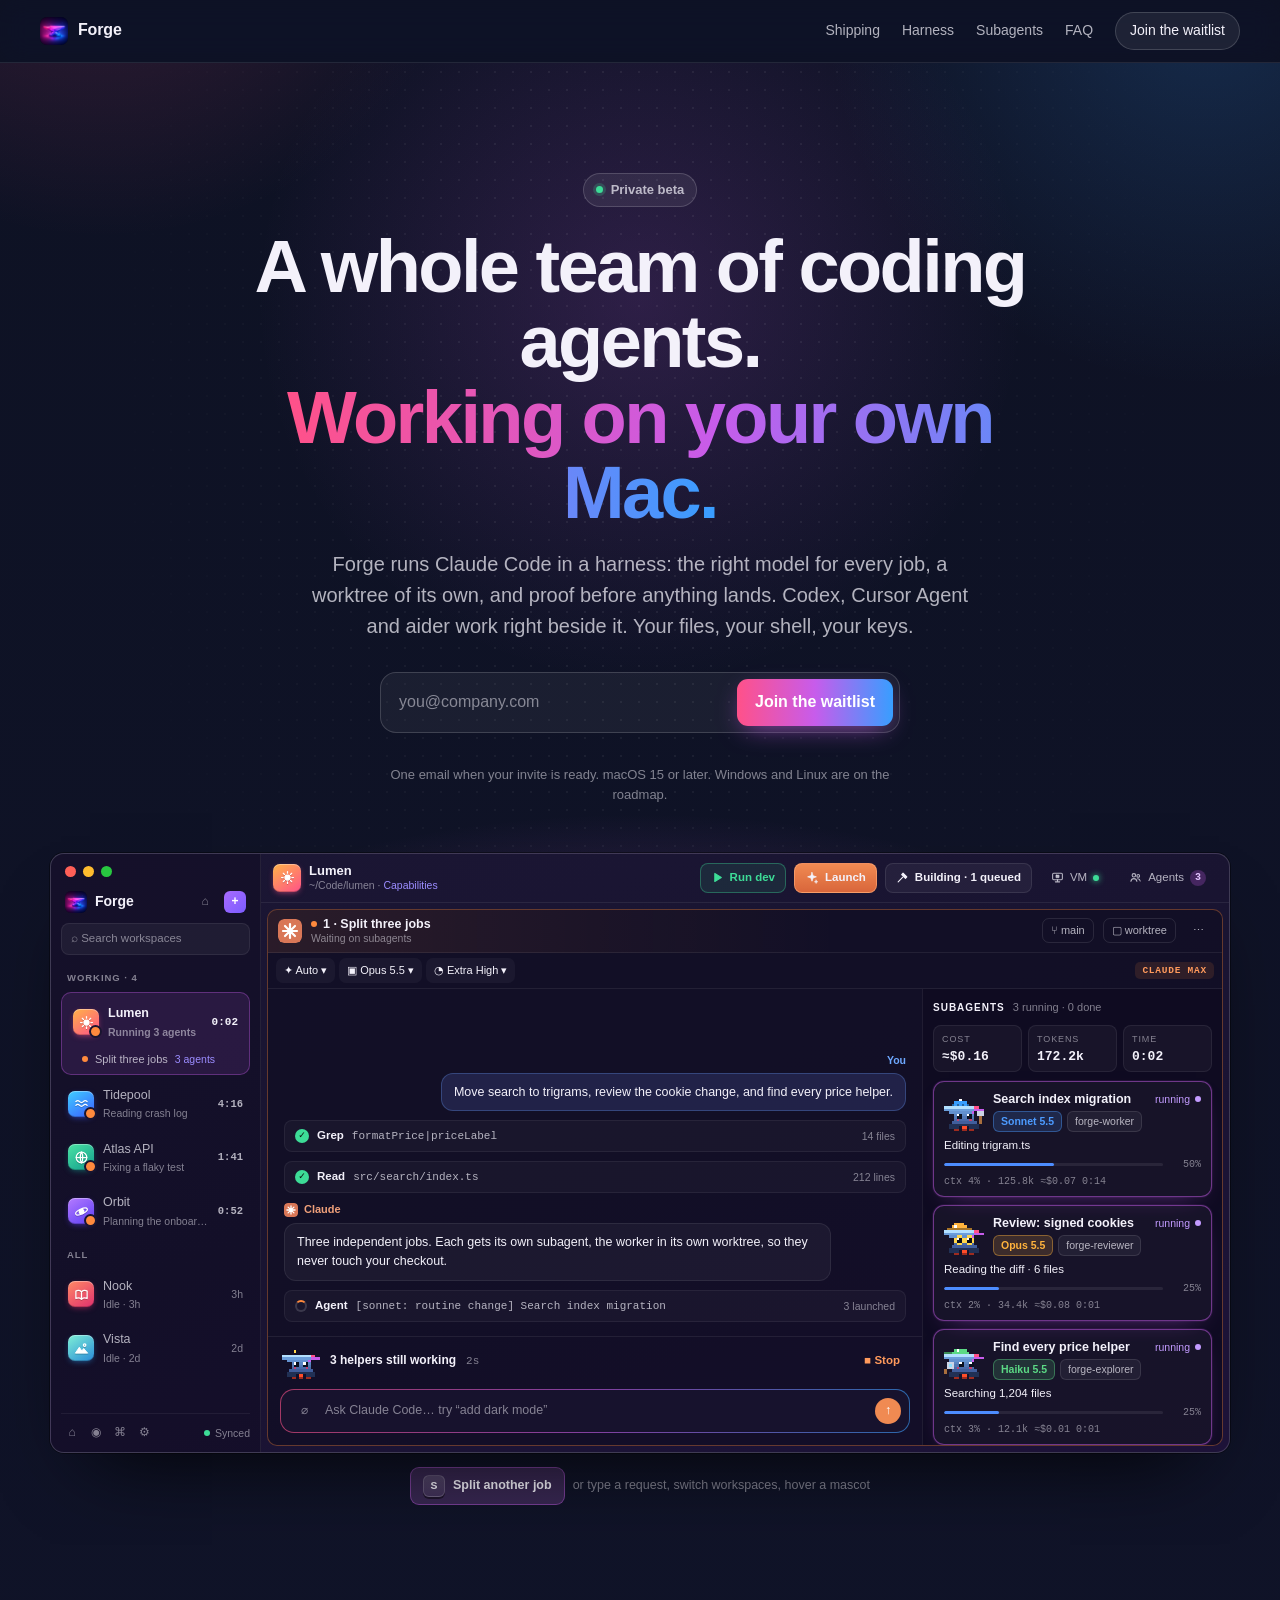
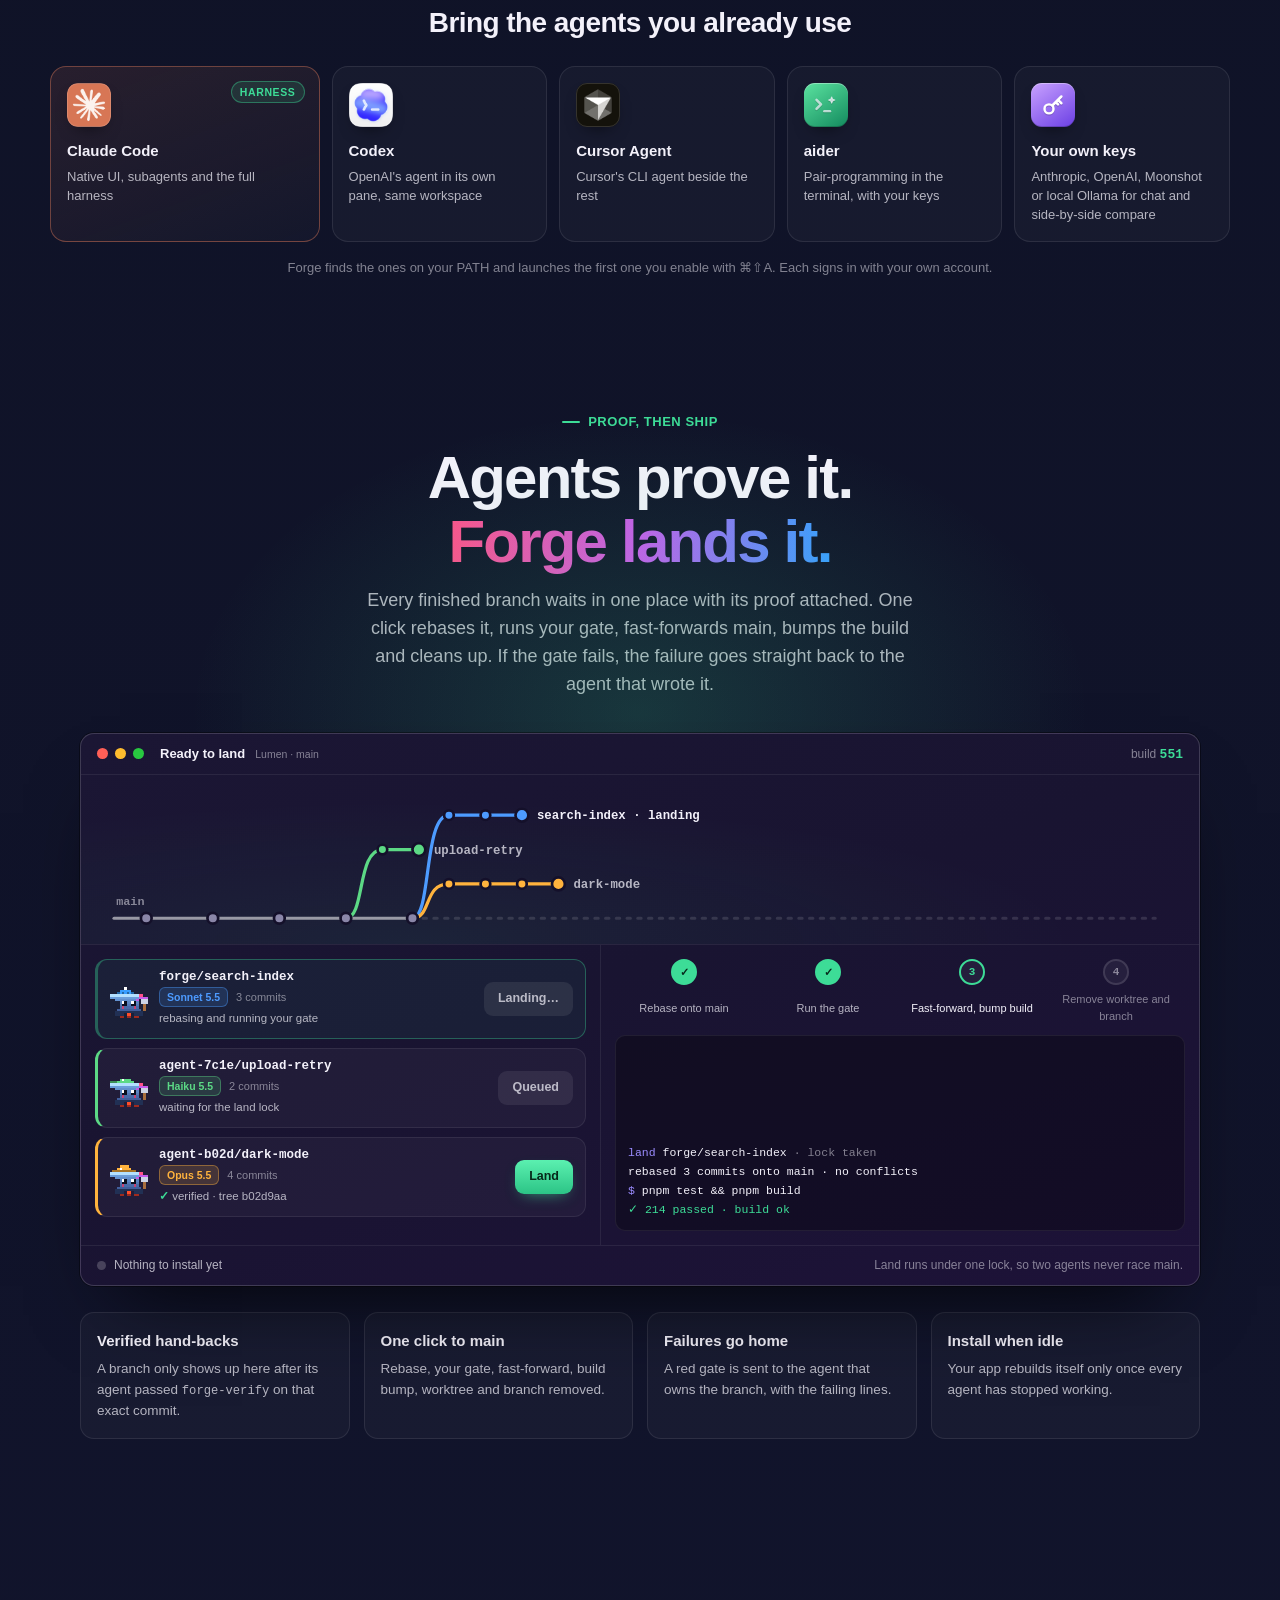
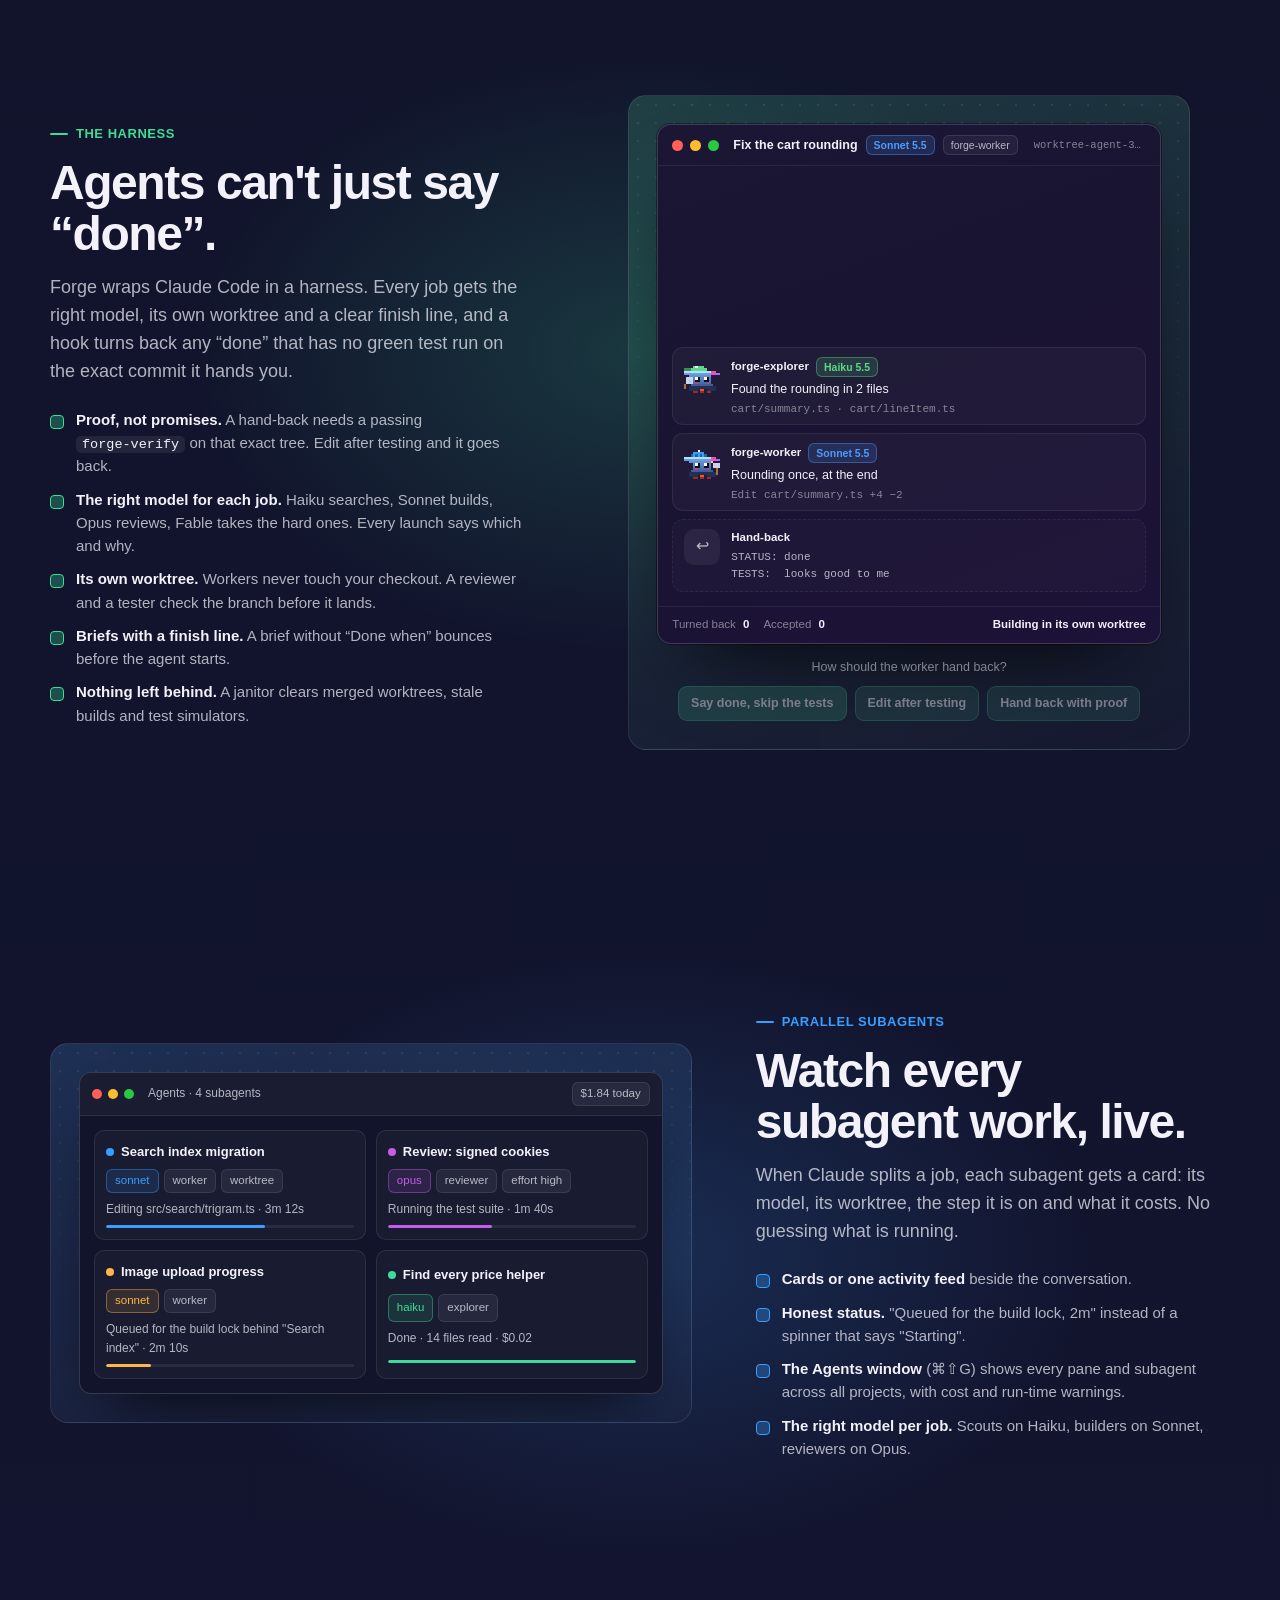
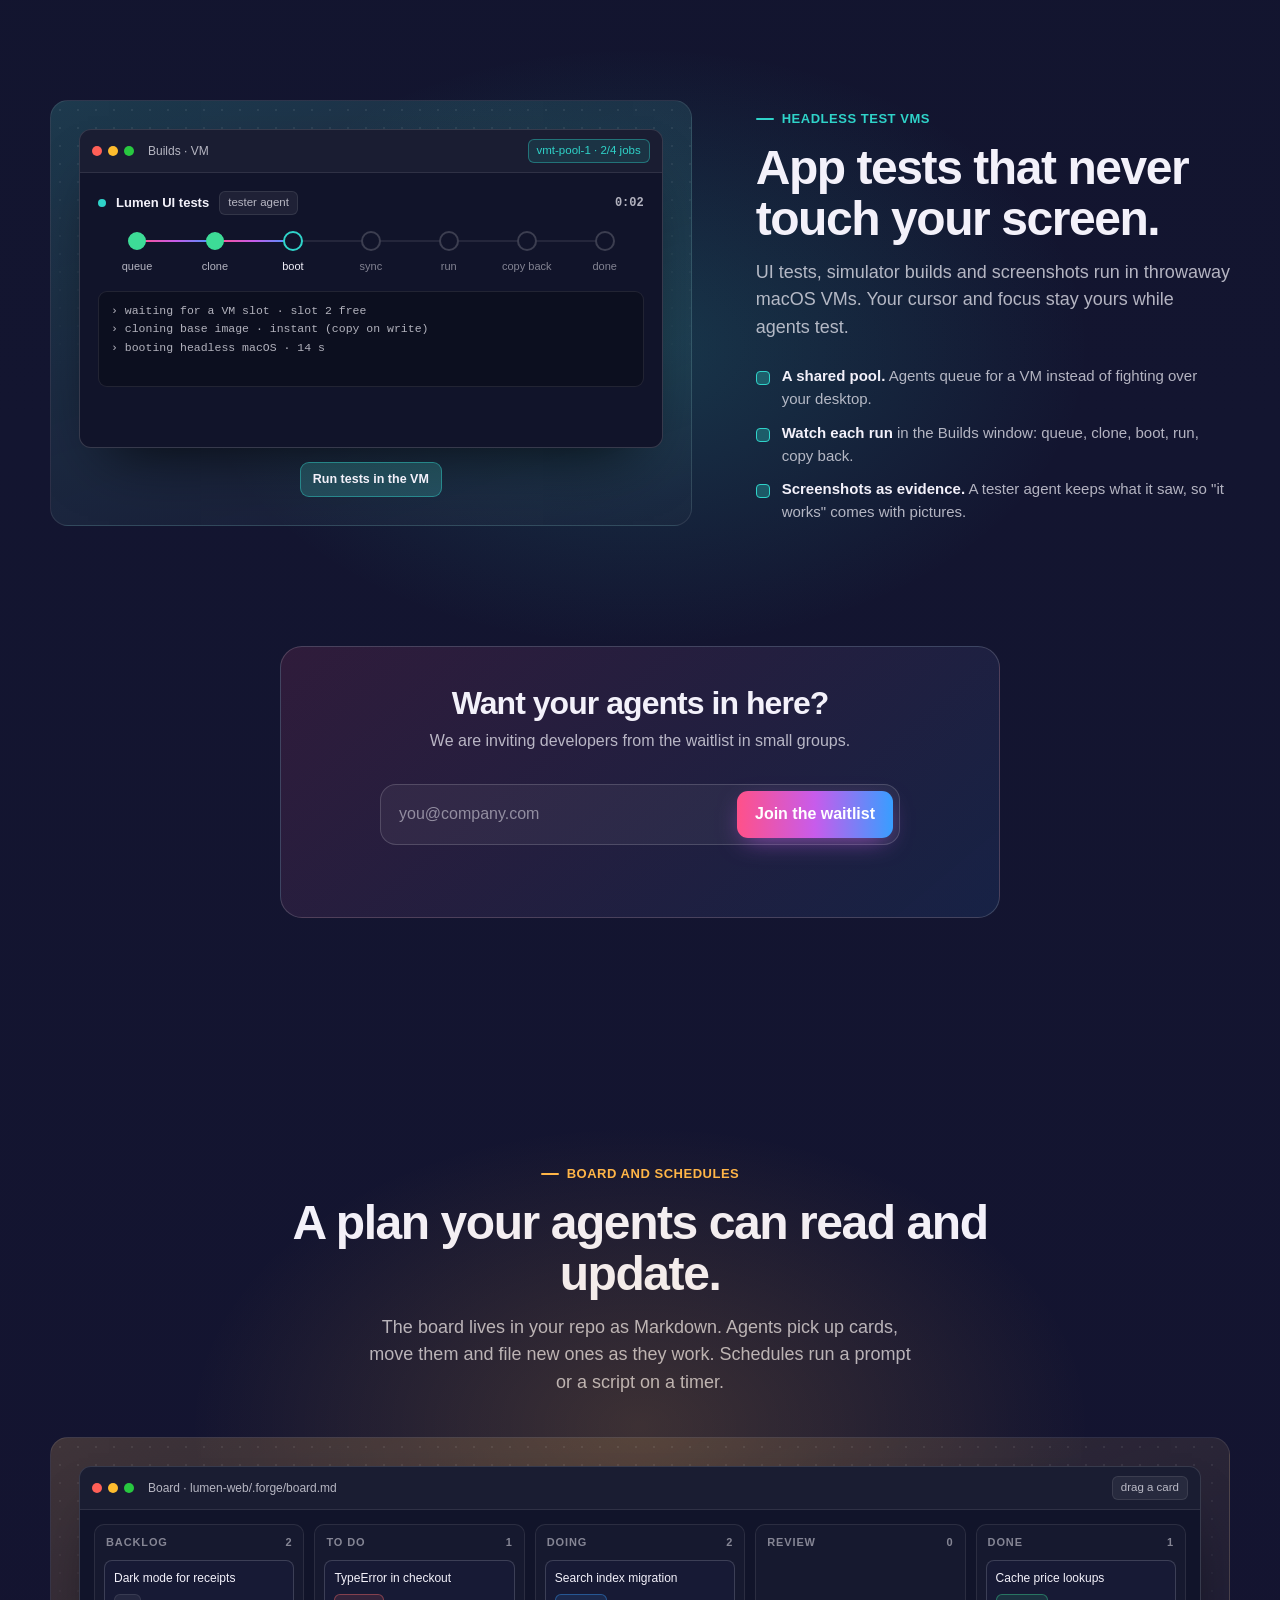
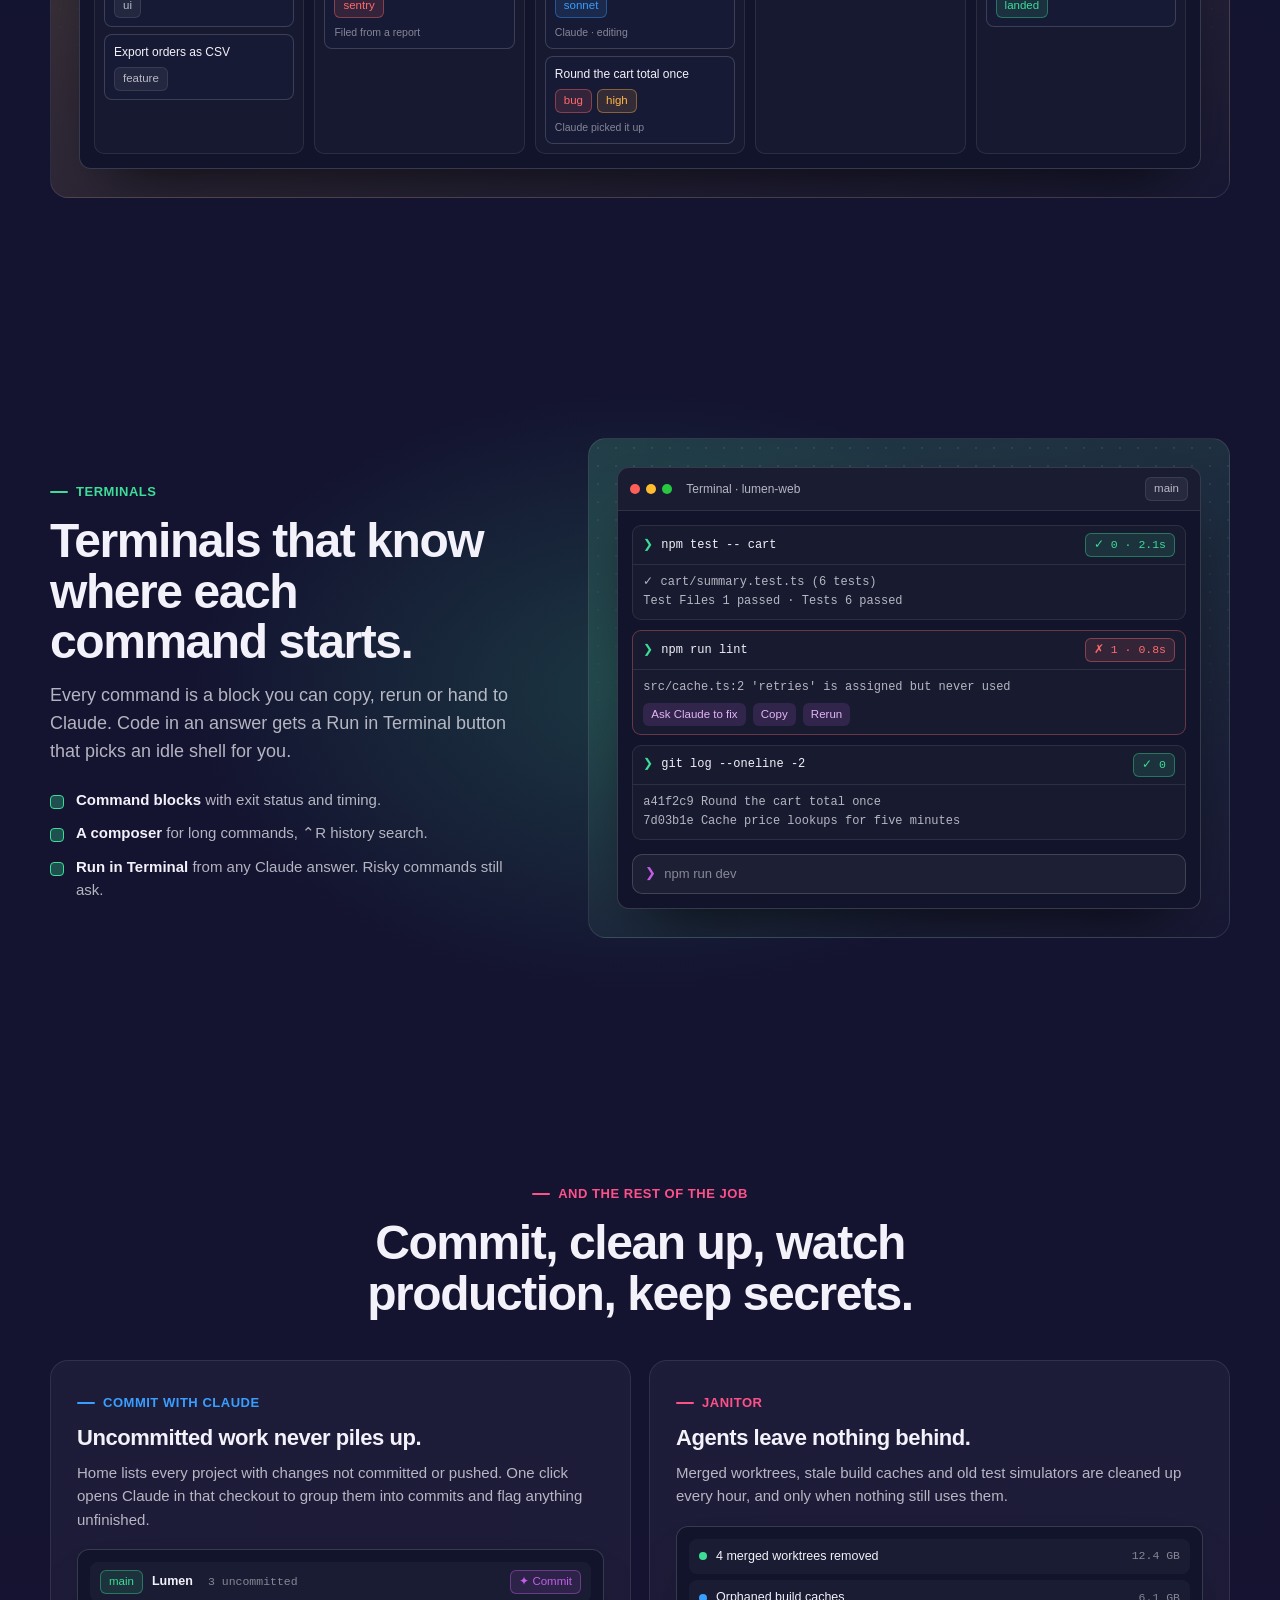
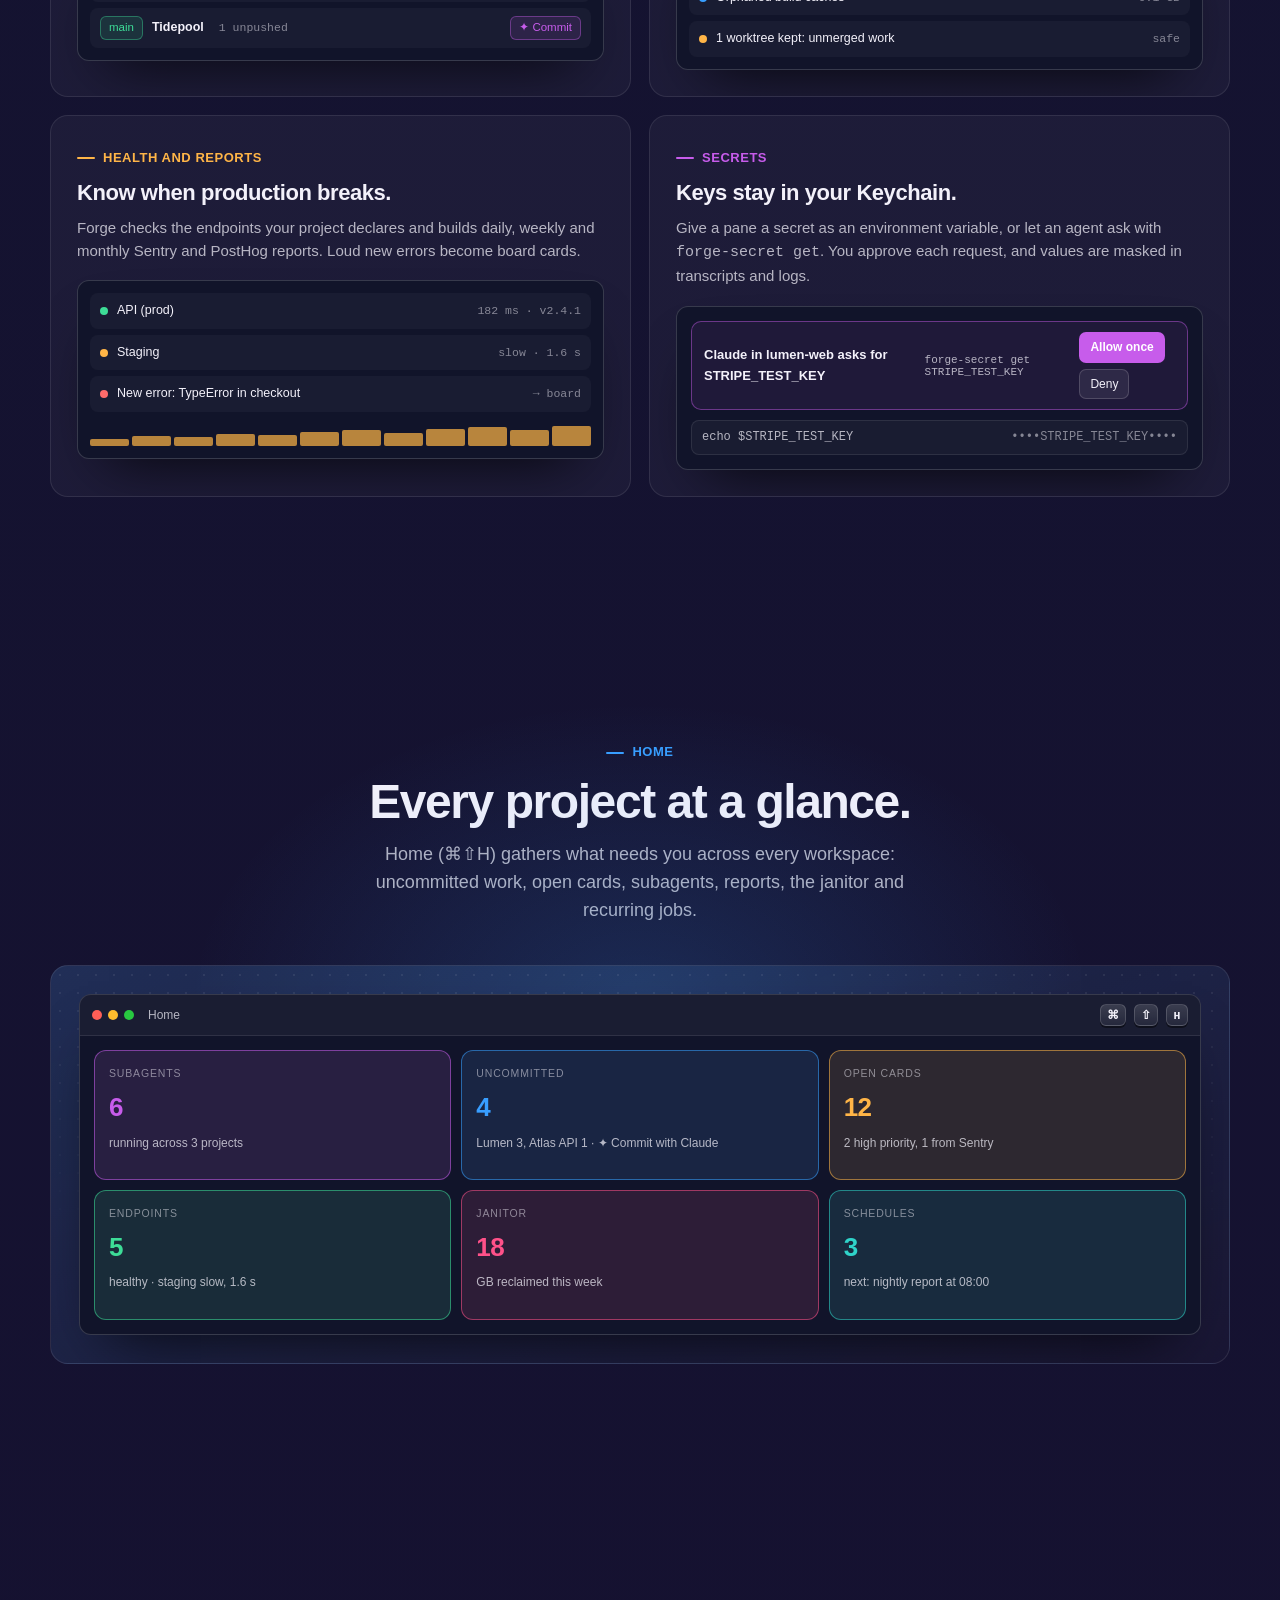
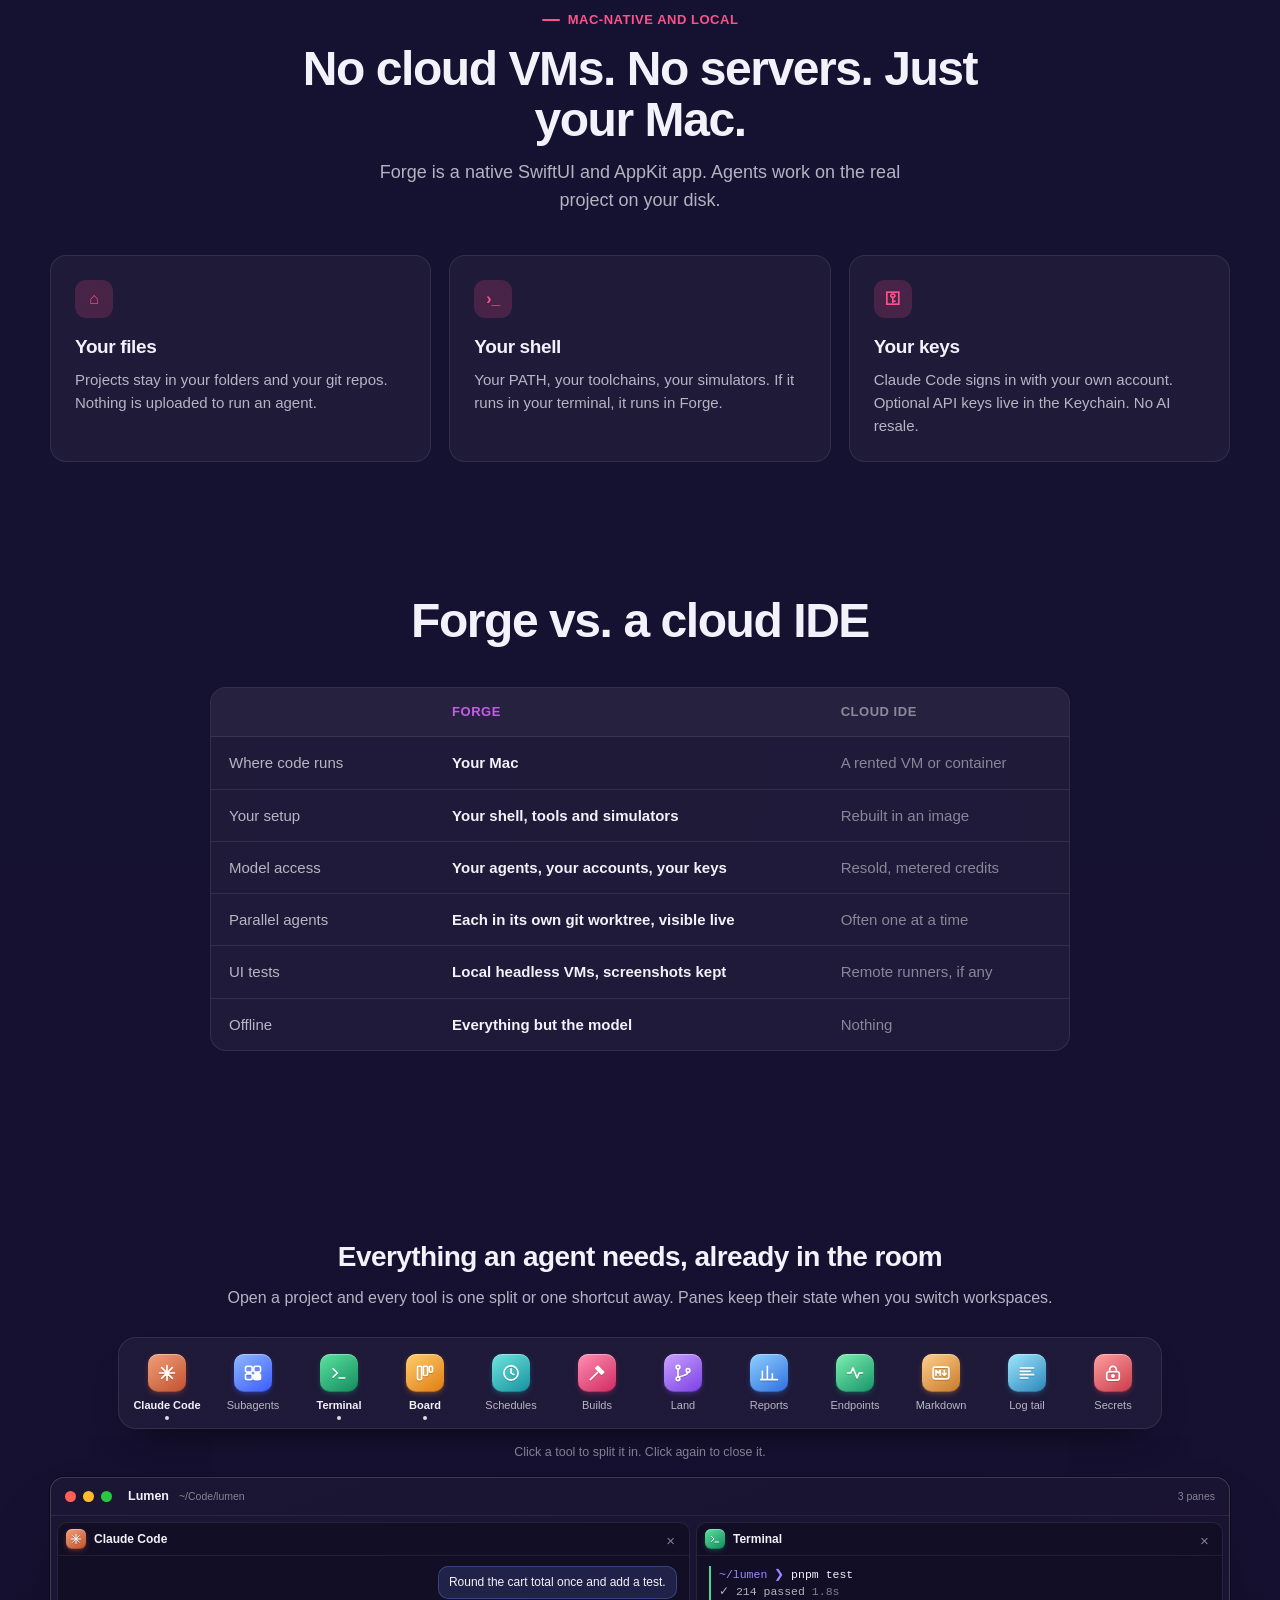
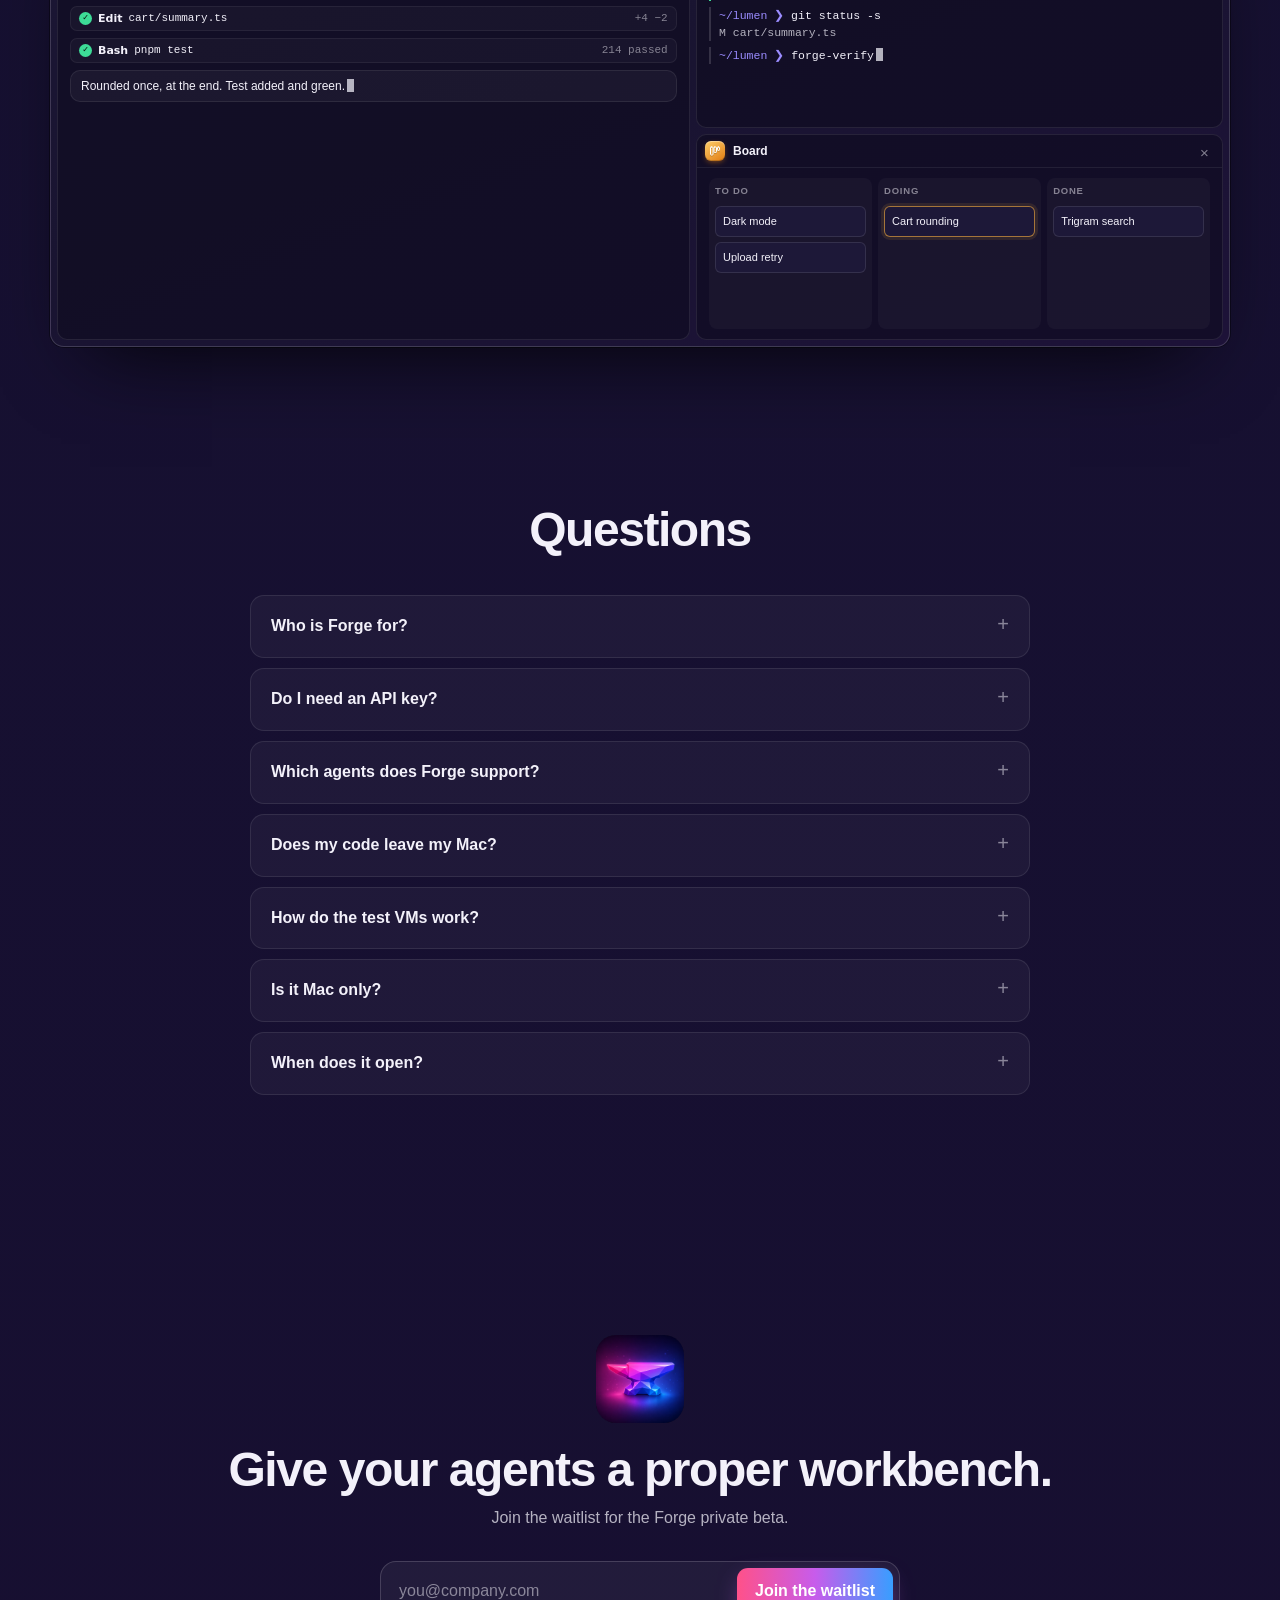
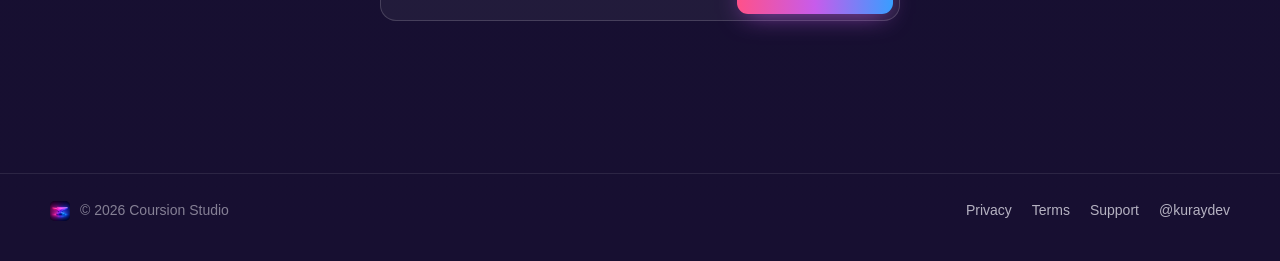
<file: index.html>
<!doctype html>
<html lang="en">
<head>
  <meta charset="utf-8" />
  <meta name="viewport" content="width=device-width, initial-scale=1" />
  <title>Forge: a whole team of coding agents on your own Mac</title>
  <meta name="description" content="Forge is a Mac workbench that runs Claude Code in a harness: the right model for every job, isolated worktrees, and a green test run on the exact commit before any agent can say done. Subagents you can watch, test VMs and a board. Private beta: join the waitlist." />
  <link rel="canonical" href="https://forge.coursion.studio/" />
  <link rel="icon" type="image/png" href="icon.png" />
  <link rel="apple-touch-icon" href="icon.png" />
  <link rel="stylesheet" href="home.css?v=3" />
  <link rel="stylesheet" href="stages.css?v=17" />
  <meta name="theme-color" content="#0E1224" />
  <meta property="og:type" content="website" />
  <meta property="og:site_name" content="Forge" />
  <meta property="og:url" content="https://forge.coursion.studio/" />
  <meta property="og:title" content="Forge: a whole team of coding agents on your own Mac" />
  <meta property="og:description" content="Claude Code in a harness: the right model per job, its own worktree, and proof before anything lands. Private beta: join the waitlist." />
  <meta property="og:image" content="https://forge.coursion.studio/og.png?v=6" />
  <meta property="og:image:width" content="1200" />
  <meta property="og:image:height" content="630" />
  <meta property="og:image:alt" content="Forge: a whole team of coding agents on your own Mac" />
  <meta name="twitter:card" content="summary_large_image" />
  <meta name="twitter:site" content="@kuraydev" />
  <meta name="twitter:title" content="Forge: a whole team of coding agents on your own Mac" />
  <meta name="twitter:description" content="Claude Code in a harness: the right model per job, its own worktree, and proof before anything lands. Join the waitlist." />
  <meta name="twitter:image" content="https://forge.coursion.studio/og.png?v=6" />
  <script type="application/ld+json">{"@context":"https://schema.org","@type":"SoftwareApplication","name":"Forge","operatingSystem":"macOS 15 or later","applicationCategory":"DeveloperApplication","url":"https://forge.coursion.studio/","description":"A native Mac workbench for coding agents."}</script>
  <script defer src="https://polaris-backend-489776622782.europe-west1.run.app/api/v1/analytics/t.js" data-site="forge.coursion.studio"></script>
</head>
<body>
  <a class="skip" href="#email-hero">Skip to the waitlist</a>

  <nav class="top" aria-label="Main">
    <a class="brand" href="#top"><img src="icon.png" alt="" width="28" height="28" /><span>Forge</span></a>
    <div class="top-links">
      <a href="#ship">Shipping</a>
      <a href="#harness">Harness</a>
      <a href="#subagents">Subagents</a>
      <a href="#faq">FAQ</a>
      <a class="top-cta" href="#join">Join the waitlist</a>
    </div>
  </nav>

  <header class="hero" id="top">
    <div class="mesh" aria-hidden="true"><i></i><i></i><i></i></div>
    <div class="dots" aria-hidden="true"></div>
    <div class="hero-copy">
      <span class="badge"><span class="badge-dot"></span>Private beta</span>
      <h1>A whole team of coding agents.<br /><span class="grad">Working on your own Mac.</span></h1>
      <p class="sub">Forge runs Claude Code in a harness: the right model for every job, a worktree of its own, and proof before anything lands. Codex, Cursor Agent and aider work right beside it. Your files, your shell, your keys.</p>
      <div class="join" id="join">
        <form class="waitlist" method="POST" novalidate>
          <label class="sr-only" for="email-hero">Email address</label>
          <input id="email-hero" name="email" type="email" required autocomplete="email" inputmode="email" placeholder="you@company.com" />
          <input type="text" name="_gotcha" class="hp" tabindex="-1" autocomplete="off" aria-hidden="true" />
          <input type="hidden" name="_subject" value="New Forge waitlist signup" />
          <input type="hidden" name="ref" value="" />
          <input type="hidden" name="placement" value="hero" />
          <button class="btn" type="submit"><span class="btn-label">Join the waitlist</span></button>
        </form>
        <p class="status" role="status" aria-live="polite"></p>
        <p class="note">One email when your invite is ready. macOS 15 or later. Windows and Linux are on the roadmap.</p>
      </div>
    </div>
    <figure class="hero-shot reveal live" id="ws-demo">
      <div class="glow" aria-hidden="true"></div>
      <div class="fw" aria-label="Forge running three subagents in one workspace">
        <aside class="fw-side" aria-label="Workspaces">
          <div class="fw-tl"><span></span><span></span><span></span></div>
          <div class="fw-brand"><img src="icon.png" alt="" width="22" height="22" /><b>Forge</b><span class="sp"></span><span class="ib">⌂</span><span class="ib add">+</span></div>
          <div class="fw-search">⌕ Search workspaces</div>
          <div class="fw-grp">Working · <span data-working>4</span></div>
          <div class="fw-pin on">
            <div class="fw-ws sel" role="button" tabindex="0"><span class="app busy" style="--a:#FFB347;--b:#FF5189"><svg viewBox="0 0 24 24" fill="none" stroke="currentColor" stroke-width="2" stroke-linecap="round" stroke-linejoin="round" aria-hidden="true"><circle cx="12" cy="12" r="4" fill="currentColor"/><path d="M12 2.5v2.5M12 19v2.5M2.5 12H5M19 12h2.5M5.3 5.3l1.8 1.8M16.9 16.9l1.8 1.8M5.3 18.7l1.8-1.8M16.9 7.1l1.8-1.8"/></svg></span><span class="nm">Lumen<small data-side>Ready</small></span><span class="tm" data-clock>0:00</span></div>
            <div class="fw-sub"><i class="d live"></i>Split three jobs <em data-sub-n>0 agents</em></div>
          </div>
          <div class="fw-ws" data-ws="tidepool" role="button" tabindex="0"><span class="app" style="--a:#3FD0FF;--b:#3A5BFF"><svg viewBox="0 0 24 24" fill="none" stroke="currentColor" stroke-width="2" stroke-linecap="round" stroke-linejoin="round" aria-hidden="true"><path d="M3 9c2-2 4-2 6 0s4 2 6 0 4-2 6 0"/><path d="M3 15c2-2 4-2 6 0s4 2 6 0 4-2 6 0"/></svg></span><span class="nm">Tidepool<small></small></span><span class="tm">4:12</span></div>
          <div class="fw-ws" data-ws="atlas" role="button" tabindex="0"><span class="app" style="--a:#4BE3A4;--b:#119C8C"><svg viewBox="0 0 24 24" fill="none" stroke="currentColor" stroke-width="2" stroke-linecap="round" stroke-linejoin="round" aria-hidden="true"><circle cx="12" cy="12" r="8.5"/><path d="M3.5 12h17M12 3.5c2.6 2.6 2.6 14.4 0 17M12 3.5c-2.6 2.6-2.6 14.4 0 17"/></svg></span><span class="nm">Atlas API<small></small></span><span class="tm">1:37</span></div>
          <div class="fw-ws" data-ws="orbit" role="button" tabindex="0"><span class="app" style="--a:#B57BFF;--b:#5B3DF5"><svg viewBox="0 0 24 24" fill="none" stroke="currentColor" stroke-width="2" stroke-linecap="round" stroke-linejoin="round" aria-hidden="true"><circle cx="12" cy="12" r="3.6" fill="currentColor"/><ellipse cx="12" cy="12" rx="10" ry="4" transform="rotate(-25 12 12)"/></svg></span><span class="nm">Orbit<small></small></span><span class="tm">0:48</span></div>
          <div class="fw-grp">All</div>
          <div class="fw-ws" data-ws="nook" role="button" tabindex="0"><span class="app" style="--a:#FF8A65;--b:#E0306E"><svg viewBox="0 0 24 24" fill="none" stroke="currentColor" stroke-width="2" stroke-linecap="round" stroke-linejoin="round" aria-hidden="true"><path d="M3 6.5c3-1.5 6-1.5 9 1 3-2.5 6-2.5 9-1v12c-3-1.5-6-1.5-9 1-3-2.5-6-2.5-9-1z"/><path d="M12 7.5v12"/></svg></span><span class="nm">Nook<small></small></span><span class="tm">3h</span></div>
          <div class="fw-ws" data-ws="vista" role="button" tabindex="0"><span class="app" style="--a:#7EF0D6;--b:#2A8BD8"><svg viewBox="0 0 24 24" fill="none" stroke="currentColor" stroke-width="2" stroke-linecap="round" stroke-linejoin="round" aria-hidden="true"><path d="M2.5 19l6-9 4 6 3-4 6 7z" fill="currentColor" stroke-width="1.5"/><circle cx="17" cy="6.5" r="2"/></svg></span><span class="nm">Vista<small></small></span><span class="tm">2d</span></div>
          <div class="fw-foot"><span class="ib">⌂</span><span class="ib">◉</span><span class="ib">⌘</span><span class="ib">⚙</span><span class="sp"></span><small><i class="d on"></i>Synced</small></div>
        </aside>
        <div class="fw-main">
          <div class="fw-top" aria-hidden="true">
            <span class="app app-top" style="--a:#FFB347;--b:#FF5189"><svg viewBox="0 0 24 24" fill="none" stroke="currentColor" stroke-width="2" stroke-linecap="round" stroke-linejoin="round" aria-hidden="true"><circle cx="12" cy="12" r="4" fill="currentColor"/><path d="M12 2.5v2.5M12 19v2.5M2.5 12H5M19 12h2.5M5.3 5.3l1.8 1.8M16.9 16.9l1.8 1.8M5.3 18.7l1.8-1.8M16.9 7.1l1.8-1.8"/></svg></span>
            <span class="ttl"><b>Lumen</b><small>~/Code/lumen · <em>Capabilities</em></small></span>
            <span class="sp"></span>
            <span class="tb run"><svg viewBox="0 0 24 24" fill="none" stroke="currentColor" stroke-width="2" stroke-linecap="round" stroke-linejoin="round" aria-hidden="true"><path d="M7 4.5v15l12-7.5z" fill="currentColor"/></svg>Run dev</span>
            <span class="tb launch"><svg viewBox="0 0 24 24" fill="none" stroke="currentColor" stroke-width="2" stroke-linecap="round" stroke-linejoin="round" aria-hidden="true"><path d="M12 2.5l1.9 5.6 5.6 1.9-5.6 1.9L12 17.5l-1.9-5.6L4.5 10l5.6-1.9z" fill="currentColor" stroke-width="1.2"/><path d="M19 15.5l.8 2.2 2.2.8-2.2.8-.8 2.2-.8-2.2-2.2-.8 2.2-.8z" fill="currentColor" stroke-width="0.8"/></svg>Launch</span>
            <span class="tb hide-s" data-build><svg viewBox="0 0 24 24" fill="none" stroke="currentColor" stroke-width="2" stroke-linecap="round" stroke-linejoin="round" aria-hidden="true"><path d="M14.5 6.5l3 3M4 20l8.5-8.5"/><path d="M13 4l7 7-2.5 2.5-7-7z" fill="currentColor"/></svg>Building · 1 queued</span>
            <span class="tb ghost hide-s"><svg viewBox="0 0 24 24" fill="none" stroke="currentColor" stroke-width="2" stroke-linecap="round" stroke-linejoin="round" aria-hidden="true"><rect x="3" y="4" width="18" height="12" rx="2"/><path d="M8 20h8M12 16v4"/><rect x="9" y="7.5" width="6" height="5" rx="1" fill="currentColor" stroke-width="1"/></svg>VM <i class="vmdot"></i></span>
            <span class="tb ghost"><svg viewBox="0 0 24 24" fill="none" stroke="currentColor" stroke-width="2" stroke-linecap="round" stroke-linejoin="round" aria-hidden="true"><circle cx="9" cy="8" r="3.2"/><path d="M3.5 19c.6-3.2 2.8-5 5.5-5s4.9 1.8 5.5 5"/><circle cx="17" cy="9" r="2.5"/><path d="M16 14.2c2.4-.2 4.1 1.3 4.6 4.3"/></svg>Agents <b class="cnt" data-agents-n>0</b></span>
          </div>
          <div class="fw-pane">
            <div class="fw-ph" aria-hidden="true">
              <span class="cl big"></span>
              <span class="ttl"><b><i class="d live"></i>1 · Split three jobs</b><small data-sub>Delegating</small></span>
              <span class="sp"></span>
              <span class="pc">⑂ main</span><span class="pc hide-s">▢ worktree</span><span class="pc ic">⋯</span>
            </div>
            <div class="fw-tbar">
              <button type="button" class="pk">✦ Auto ▾</button><button type="button" class="pk">▣ Opus 5.5 ▾</button><button type="button" class="pk hide-s">◔ Extra High ▾</button>
              <span class="sp"></span><span class="ultra">CLAUDE MAX</span>
            </div>
            <div class="fw-body">
              <div class="fw-chat">
                <div class="fw-tx" aria-hidden="true">
                  <div class="you"><span class="lbl">You</span><div class="bub">Move search to trigrams, review the cookie change, and find every price helper.</div></div>
                  <div class="trow"><i class="ok">✓</i><b>Grep</b><code>formatPrice|priceLabel</code><span>14 files</span></div>
                  <div class="trow"><i class="ok">✓</i><b>Read</b><code>src/search/index.ts</code><span>212 lines</span></div>
                  <div class="cl-msg"><span class="who"><i class="cl"></i>Claude</span><div class="bub">Three independent jobs. Each gets its own subagent, the worker in its own worktree, so they never touch your checkout.</div></div>
                  <div class="trow" data-agent-row><i class="spin"></i><b>Agent</b><code>[sonnet: routine change] Search index migration</code><span data-agent-n>launching</span></div>
                </div>
                <div class="fw-pulse"><canvas class="mascot" data-mascot></canvas><b data-pulse>Ready</b><span class="el" data-el>0s</span><span class="sp"></span><button type="button" class="stop">■ Stop</button></div>
                <div class="fw-comp"><span class="ib" aria-hidden="true">⌀</span><input type="text" maxlength="80" aria-label="Ask Claude Code" placeholder="Ask Claude Code… try “add dark mode”" /><button type="button" class="send" aria-label="Send">↑</button></div>
              </div>
              <div class="fw-agents">
                <div class="fa-h"><b>Subagents</b><span data-count>0 running</span></div>
                <div class="fa-stats"><div><small>Cost</small><b data-cost>$0.00</b></div><div><small>Tokens</small><b data-tok>0</b></div><div><small>Time</small><b data-time>0:00</b></div></div>
                <div class="fa-list" data-list aria-live="polite"></div>
              </div>
            </div>
          </div>
        </div>
      </div>
      <div class="try"><button type="button" data-spawn><span class="kc">S</span>Split another job</button><span>or type a request, switch workspaces, hover a mascot</span></div>
    </figure>
  </header>

  <main>
    <section class="ag" aria-labelledby="ag-h">
      <div class="wrap">
        <h2 id="ag-h" class="reveal">Bring the agents you already use</h2>
        <div class="ag-row">
          <div class="ag-card lead reveal"><img src="agents/claude.png?v=2" alt="" width="44" height="44" /><b>Claude Code</b><span>Native UI, subagents and the full harness</span><em>harness</em></div>
          <div class="ag-card reveal d1"><img src="agents/codex.png?v=2" alt="" width="44" height="44" /><b>Codex</b><span>OpenAI's agent in its own pane, same workspace</span></div>
          <div class="ag-card reveal d2"><img src="agents/cursor-agent.png?v=2" alt="" width="44" height="44" /><b>Cursor Agent</b><span>Cursor's CLI agent beside the rest</span></div>
          <div class="ag-card reveal d3"><span class="ag-tile aider"><svg viewBox="0 0 24 24" fill="none" stroke="currentColor" stroke-width="2.2" stroke-linecap="round" stroke-linejoin="round" aria-hidden="true"><path d="M4 7l4 4-4 4"/><path d="M11 17h5"/><path d="M17.5 4.5l.8 1.9 1.9.8-1.9.8-.8 1.9-.8-1.9-1.9-.8 1.9-.8z" fill="currentColor" stroke-width="1"/></svg></span><b>aider</b><span>Pair-programming in the terminal, with your keys</span></div>
          <div class="ag-card keys reveal d3"><span class="ag-tile k"><svg viewBox="0 0 24 24" fill="none" stroke="currentColor" stroke-width="2.2" stroke-linecap="round" stroke-linejoin="round" aria-hidden="true"><circle cx="8" cy="15" r="4"/><path d="M11 12l8-8M16 7l3 3M14 9l2 2"/></svg></span><b>Your own keys</b><span>Anthropic, OpenAI, Moonshot or local Ollama for chat and side-by-side compare</span></div>
        </div>
        <p class="ag-note reveal">Forge finds the ones on your PATH and launches the first one you enable with ⌘⇧A. Each signs in with your own account.</p>
      </div>
    </section>

    <section class="sec ship" id="ship" style="--accent:var(--green)" aria-labelledby="ship-h">
      <div class="glowbg" aria-hidden="true"></div>
      <div class="wrap">
        <div class="ship-head reveal">
          <span class="kicker">Proof, then ship</span>
          <h2 id="ship-h">Agents prove it.<br /><span class="grad">Forge lands it.</span></h2>
          <p class="lede">Every finished branch waits in one place with its proof attached. One click rebases it, runs your gate, fast-forwards main, bumps the build and cleans up. If the gate fails, the failure goes straight back to the agent that wrote it.</p>
        </div>
        <figure class="ld reveal live" id="ld-demo">
          <div class="fw ld-win">
            <div class="ld-bar"><span class="fw-tl"><span></span><span></span><span></span></span><b>Ready to land</b><small>Lumen · main</small><span class="sp"></span><span class="ld-build">build <b data-ld-build>551</b></span></div>
            <div class="ld-graph" aria-hidden="true"><svg data-ld-svg preserveAspectRatio="none"></svg></div>
            <div class="ld-body">
              <div class="ld-queue" data-ld-queue></div>
              <div class="ld-run">
                <div class="ld-steps" data-ld-steps></div>
                <div class="ld-term" data-ld-term><div class="dim">Pick a branch and press Land.</div></div>
              </div>
            </div>
            <div class="ld-foot"><span class="ld-idle" data-ld-idle><i></i><span>Nothing to install yet</span></span><span class="sp"></span><span class="ld-hint">Land runs under one lock, so two agents never race main.</span></div>
          </div>
        </figure>
        <div class="ld-points">
          <div class="reveal"><b>Verified hand-backs</b><p>A branch only shows up here after its agent passed <code>forge-verify</code> on that exact commit.</p></div>
          <div class="reveal d1"><b>One click to main</b><p>Rebase, your gate, fast-forward, build bump, worktree and branch removed.</p></div>
          <div class="reveal d2"><b>Failures go home</b><p>A red gate is sent to the agent that owns the branch, with the failing lines.</p></div>
          <div class="reveal d3"><b>Install when idle</b><p>Your app rebuilds itself only once every agent has stopped working.</p></div>
        </div>
      </div>
    </section>

    <section class="sec" id="harness" style="--accent:var(--green)" aria-labelledby="harness-h">
      <div class="glowbg" aria-hidden="true"></div>
      <div class="wrap split">
        <div class="copy reveal">
          <span class="kicker">The harness</span>
          <h2 id="harness-h">Agents can't just say “done”.</h2>
          <p class="lede">Forge wraps Claude Code in a harness. Every job gets the right model, its own worktree and a clear finish line, and a hook turns back any “done” that has no green test run on the exact commit it hands you.</p>
          <ul class="points">
            <li><b>Proof, not promises.</b> A hand-back needs a passing <code>forge-verify</code> on that exact tree. Edit after testing and it goes back.</li>
            <li><b>The right model for each job.</b> Haiku searches, Sonnet builds, Opus reviews, Fable takes the hard ones. Every launch says which and why.</li>
            <li><b>Its own worktree.</b> Workers never touch your checkout. A reviewer and a tester check the branch before it lands.</li>
            <li><b>Briefs with a finish line.</b> A brief without “Done when” bounces before the agent starts.</li>
            <li><b>Nothing left behind.</b> A janitor clears merged worktrees, stale builds and test simulators.</li>
          </ul>
        </div>
        <figure class="stage reveal d1 live" id="hx-demo">
          <div class="fw hx">
            <div class="hx-bar"><span class="fw-tl"><span></span><span></span><span></span></span><b>Fix the cart rounding</b><span class="mc" style="--c:#4D9BFF">Sonnet 5.5</span><span class="ty">forge-worker</span><span class="sp"></span><code>worktree-agent-3f2a</code></div>
            <div class="hx-log" aria-live="polite"></div>
            <div class="hx-foot"><span class="hx-stat">Turned back <b data-hx-back>0</b></span><span class="hx-stat">Accepted <b data-hx-ok>0</b></span><span class="sp"></span><span class="hx-state" data-hx-state>Waiting for a brief</span></div>
          </div>
          <div class="try hx-try"><span>How should the worker hand back?</span>
            <button type="button" data-hx="cheat">Say done, skip the tests</button>
            <button type="button" data-hx="edit">Edit after testing</button>
            <button type="button" data-hx="proof">Hand back with proof</button>
          </div>
        </figure>
      </div>
    </section>

    <section class="sec" id="subagents" style="--accent:var(--blue)" aria-labelledby="sub-h">
      <div class="glowbg" aria-hidden="true"></div>
      <div class="wrap split flip">
        <div class="copy reveal">
          <span class="kicker">Parallel subagents</span>
          <h2 id="sub-h">Watch every subagent work, live.</h2>
          <p class="lede">When Claude splits a job, each subagent gets a card: its model, its worktree, the step it is on and what it costs. No guessing what is running.</p>
          <ul class="points">
            <li><b>Cards or one activity feed</b> beside the conversation.</li>
            <li><b>Honest status.</b> "Queued for the build lock, 2m" instead of a spinner that says "Starting".</li>
            <li><b>The Agents window</b> (⌘⇧G) shows every pane and subagent across all projects, with cost and run-time warnings.</li>
            <li><b>The right model per job.</b> Scouts on Haiku, builders on Sonnet, reviewers on Opus.</li>
          </ul>
        </div>
        <div class="stage reveal d1" aria-hidden="true">
          <div class="mock">
            <div class="mbar"><span class="tl"><span></span><span></span><span></span></span>Agents · 4 subagents<span class="sp"></span><span class="chip">$1.84 today</span></div>
            <div class="agents">
              <div class="acard" style="--c:#389EFF"><div class="h"><span class="dot live" style="--c:#389EFF"></span>Search index migration</div><div class="chips"><span class="chip on" style="--c:#389EFF">sonnet</span><span class="chip">worker</span><span class="chip">worktree</span></div><div class="now">Editing src/search/trigram.ts · 3m 12s</div><div class="bar" style="--w:64%"><i></i></div></div>
              <div class="acard" style="--c:#C75CEB"><div class="h"><span class="dot live" style="--c:#C75CEB"></span>Review: signed cookies</div><div class="chips"><span class="chip on" style="--c:#C75CEB">opus</span><span class="chip">reviewer</span><span class="chip">effort high</span></div><div class="now">Running the test suite · 1m 40s</div><div class="bar" style="--w:42%"><i></i></div></div>
              <div class="acard" style="--c:#FFB547"><div class="h"><span class="dot" style="--c:#FFB547"></span>Image upload progress</div><div class="chips"><span class="chip on" style="--c:#FFB547">sonnet</span><span class="chip">worker</span></div><div class="now">Queued for the build lock behind "Search index" · 2m 10s</div><div class="bar" style="--w:18%"><i></i></div></div>
              <div class="acard" style="--c:#3DDC97"><div class="h"><span class="dot" style="--c:#3DDC97"></span>Find every price helper</div><div class="chips"><span class="chip on" style="--c:#3DDC97">haiku</span><span class="chip">explorer</span></div><div class="now">Done · 14 files read · $0.02</div><div class="bar" style="--w:100%"><i></i></div></div>
            </div>
          </div>
        </div>
      </div>
    </section>

    <section class="sec" id="vm" style="--accent:var(--teal)" aria-labelledby="vm-h">
      <div class="glowbg" aria-hidden="true"></div>
      <div class="wrap split flip">
        <div class="copy reveal">
          <span class="kicker">Headless test VMs</span>
          <h2 id="vm-h">App tests that never touch your screen.</h2>
          <p class="lede">UI tests, simulator builds and screenshots run in throwaway macOS VMs. Your cursor and focus stay yours while agents test.</p>
          <ul class="points">
            <li><b>A shared pool.</b> Agents queue for a VM instead of fighting over your desktop.</li>
            <li><b>Watch each run</b> in the Builds window: queue, clone, boot, run, copy back.</li>
            <li><b>Screenshots as evidence.</b> A tester agent keeps what it saw, so "it works" comes with pictures.</li>
          </ul>
        </div>
        <div class="stage reveal d1 live" id="vm-demo">
          <div class="mock">
            <div class="mbar"><span class="tl"><span></span><span></span><span></span></span>Builds · VM<span class="sp"></span><span class="chip on" style="--c:#2FD3C9">vmt-pool-1 · 2/4 jobs</span></div>
            <div class="vm">
              <div class="vm-head"><span class="dot live" style="--c:#2FD3C9"></span><b>Lumen UI tests</b><span class="chip">tester agent</span><span class="sp"></span><span class="el">0:00</span></div>
              <div class="vm-steps" aria-hidden="true">
                <div class="vm-step"><i></i><span>queue</span></div><div class="vm-step"><i></i><span>clone</span></div><div class="vm-step"><i></i><span>boot</span></div><div class="vm-step"><i></i><span>sync</span></div><div class="vm-step"><i></i><span>run</span></div><div class="vm-step"><i></i><span>copy back</span></div><div class="vm-step"><i></i><span>done</span></div>
              </div>
              <div class="vm-log" aria-live="polite"></div>
              <div class="vm-res"></div>
            </div>
          </div>
          <div class="try"><button type="button" data-run>Run tests in the VM</button></div>
        </div>
      </div>
    </section>

    <section class="sec" style="padding-top:0" aria-labelledby="mid-h">
      <div class="wrap">
        <div class="mid-join reveal">
          <h2 id="mid-h">Want your agents in here?</h2>
          <p>We are inviting developers from the waitlist in small groups.</p>
          <div class="join">
            <form class="waitlist" method="POST" novalidate>
              <label class="sr-only" for="email-mid">Email address</label>
              <input id="email-mid" name="email" type="email" required autocomplete="email" inputmode="email" placeholder="you@company.com" />
              <input type="text" name="_gotcha" class="hp" tabindex="-1" autocomplete="off" aria-hidden="true" />
              <input type="hidden" name="_subject" value="New Forge waitlist signup" />
              <input type="hidden" name="ref" value="" />
              <input type="hidden" name="placement" value="middle" />
              <button class="btn" type="submit"><span class="btn-label">Join the waitlist</span></button>
            </form>
            <p class="status" role="status" aria-live="polite"></p>
          </div>
        </div>
      </div>
    </section>

    <section class="sec" id="board" style="--accent:var(--amber)" aria-labelledby="board-h">
      <div class="glowbg" aria-hidden="true"></div>
      <div class="wrap">
        <div class="center-head reveal">
          <span class="kicker">Board and schedules</span>
          <h2 id="board-h">A plan your agents can read and update.</h2>
          <p class="lede">The board lives in your repo as Markdown. Agents pick up cards, move them and file new ones as they work. Schedules run a prompt or a script on a timer.</p>
        </div>
        <div class="stage reveal d1 live">
          <div class="mock">
            <div class="mbar"><span class="tl"><span></span><span></span><span></span></span>Board · lumen-web/.forge/board.md<span class="sp"></span><span class="chip">drag a card</span></div>
            <div class="kb" id="kb-demo">
              <div class="kb-col"><h4>Backlog <span></span></h4>
                <div class="kb-card" draggable="true" tabindex="0">Dark mode for receipts<div class="meta"><span class="chip">ui</span></div></div>
                <div class="kb-card" draggable="true" tabindex="0">Export orders as CSV<div class="meta"><span class="chip">feature</span></div></div></div>
              <div class="kb-col"><h4>To Do <span></span></h4>
                <div class="kb-card" draggable="true" tabindex="0" data-auto>Round the cart total once<div class="meta"><span class="chip on" style="--c:#FF6B6B">bug</span><span class="chip on" style="--c:#FFB547">high</span></div><span class="who">Waiting</span></div>
                <div class="kb-card" draggable="true" tabindex="0">TypeError in checkout<div class="meta"><span class="chip on" style="--c:#FF6B6B">sentry</span></div><span class="who">Filed from a report</span></div></div>
              <div class="kb-col"><h4>Doing <span></span></h4>
                <div class="kb-card" draggable="true" tabindex="0">Search index migration<div class="meta"><span class="chip on" style="--c:#389EFF">sonnet</span></div><span class="who">Claude · editing</span></div></div>
              <div class="kb-col"><h4>Review <span></span></h4></div>
              <div class="kb-col"><h4>Done <span></span></h4>
                <div class="kb-card" draggable="true" tabindex="0">Cache price lookups<div class="meta"><span class="chip on" style="--c:#3DDC97">landed</span></div></div></div>
            </div>
          </div>
        </div>
      </div>
    </section>

    <section class="sec" id="terminal" style="--accent:var(--green)" aria-labelledby="term-h">
      <div class="glowbg" aria-hidden="true"></div>
      <div class="wrap split">
        <div class="copy reveal">
          <span class="kicker">Terminals</span>
          <h2 id="term-h">Terminals that know where each command starts.</h2>
          <p class="lede">Every command is a block you can copy, rerun or hand to Claude. Code in an answer gets a Run in Terminal button that picks an idle shell for you.</p>
          <ul class="points">
            <li><b>Command blocks</b> with exit status and timing.</li>
            <li><b>A composer</b> for long commands, ⌃R history search.</li>
            <li><b>Run in Terminal</b> from any Claude answer. Risky commands still ask.</li>
          </ul>
        </div>
        <div class="stage reveal d1" aria-hidden="true">
          <div class="mock">
            <div class="mbar"><span class="tl"><span></span><span></span><span></span></span>Terminal · lumen-web<span class="sp"></span><span class="chip">main</span></div>
            <div class="flow">
              <div class="block"><div class="bh"><span class="p">❯</span> npm test -- cart<span class="sp"></span><span class="chip on" style="--c:#3DDC97">✓ 0 · 2.1s</span></div><div class="bo">✓ cart/summary.test.ts (6 tests)<br>Test Files 1 passed · Tests 6 passed</div></div>
              <div class="block bad"><div class="bh"><span class="p">❯</span> npm run lint<span class="sp"></span><span class="chip on" style="--c:#FF6B6B">✗ 1 · 0.8s</span></div><div class="bo">src/cache.ts:2 'retries' is assigned but never used<br><span class="ask">Ask Claude to fix</span> <span class="ask">Copy</span> <span class="ask">Rerun</span></div></div>
              <div class="block"><div class="bh"><span class="p">❯</span> git log --oneline -2<span class="sp"></span><span class="chip on" style="--c:#3DDC97">✓ 0</span></div><div class="bo">a41f2c9 Round the cart total once<br>7d03b1e Cache price lookups for five minutes</div></div>
            </div>
            <div class="composer"><span class="slash">❯</span>npm run dev</div>
          </div>
        </div>
      </div>
    </section>

    <section class="sec" style="--accent:var(--pink)" aria-labelledby="more-h">
      <div class="wrap">
        <div class="center-head reveal">
          <span class="kicker">And the rest of the job</span>
          <h2 id="more-h">Commit, clean up, watch production, keep secrets.</h2>
        </div>
        <div class="bento">
          <article class="tile reveal" style="--c:var(--blue)">
            <div><span class="kicker">Commit with Claude</span><h3>Uncommitted work never piles up.</h3><p>Home lists every project with changes not committed or pushed. One click opens Claude in that checkout to group them into commits and flag anything unfinished.</p></div>
            <div class="mock" aria-hidden="true">
              <div class="eps"><div class="ep"><span class="chip on" style="--c:#3DDC97">main</span><b>Lumen</b><span class="m">3 uncommitted</span><span class="sp"></span><span class="chip on" style="--c:#C75CEB">✦ Commit</span></div><div class="ep"><span class="chip on" style="--c:#3DDC97">main</span><b>Tidepool</b><span class="m">1 unpushed</span><span class="sp"></span><span class="chip on" style="--c:#C75CEB">✦ Commit</span></div></div>
            </div>
          </article>
          <article class="tile reveal d1" style="--c:var(--pink)">
            <div><span class="kicker">Janitor</span><h3>Agents leave nothing behind.</h3><p>Merged worktrees, stale build caches and old test simulators are cleaned up every hour, and only when nothing still uses them.</p></div>
            <div class="mock" aria-hidden="true">
              <div class="eps"><div class="ep"><span class="dot" style="--c:#3DDC97"></span>4 merged worktrees removed<span class="sp"></span><span class="m">12.4 GB</span></div><div class="ep"><span class="dot" style="--c:#389EFF"></span>Orphaned build caches<span class="sp"></span><span class="m">6.1 GB</span></div><div class="ep"><span class="dot" style="--c:#FFB547"></span>1 worktree kept: unmerged work<span class="sp"></span><span class="m">safe</span></div></div>
            </div>
          </article>
          <article class="tile reveal" style="--c:var(--amber)">
            <div><span class="kicker">Health and reports</span><h3>Know when production breaks.</h3><p>Forge checks the endpoints your project declares and builds daily, weekly and monthly Sentry and PostHog reports. Loud new errors become board cards.</p></div>
            <div class="mock" aria-hidden="true">
              <div class="eps">
                <div class="ep"><span class="dot" style="--c:#3DDC97"></span>API (prod)<span class="sp"></span><span class="m">182 ms · v2.4.1</span></div>
                <div class="ep"><span class="dot" style="--c:#FFB547"></span>Staging<span class="sp"></span><span class="m">slow · 1.6 s</span></div>
                <div class="ep"><span class="dot" style="--c:#FF6B6B"></span>New error: TypeError in checkout<span class="sp"></span><span class="m">→ board</span></div>
              </div>
              <div class="spark" style="--c:#FFB547"><i style="--h:30%"></i><i style="--h:42%"></i><i style="--h:38%"></i><i style="--h:55%"></i><i style="--h:48%"></i><i style="--h:62%"></i><i style="--h:70%"></i><i style="--h:58%"></i><i style="--h:76%"></i><i style="--h:84%"></i><i style="--h:72%"></i><i style="--h:90%"></i></div>
            </div>
          </article>
          <article class="tile reveal d1" style="--c:var(--purple)">
            <div><span class="kicker">Secrets</span><h3>Keys stay in your Keychain.</h3><p>Give a pane a secret as an environment variable, or let an agent ask with <code>forge-secret get</code>. You approve each request, and values are masked in transcripts and logs.</p></div>
            <div class="mock" aria-hidden="true">
              <div class="mbody">
                <div class="perm" style="border-color:rgba(199,92,235,.45);background:rgba(199,92,235,.08)"><span class="t">Claude in lumen-web asks for STRIPE_TEST_KEY</span><code>forge-secret get STRIPE_TEST_KEY</code><div class="row"><span class="pbtn go" style="background:#C75CEB;color:#fff">Allow once</span><span class="pbtn">Deny</span></div></div>
                <div class="tool">echo $STRIPE_TEST_KEY<span class="ok" style="color:var(--ink-3)">••••STRIPE_TEST_KEY••••</span></div>
              </div>
            </div>
          </article>
        </div>
      </div>
    </section>

    <section class="sec" id="home" style="--accent:var(--blue)" aria-labelledby="home-h">
      <div class="glowbg" aria-hidden="true"></div>
      <div class="wrap">
        <div class="center-head reveal">
          <span class="kicker">Home</span>
          <h2 id="home-h">Every project at a glance.</h2>
          <p class="lede">Home (⌘⇧H) gathers what needs you across every workspace: uncommitted work, open cards, subagents, reports, the janitor and recurring jobs.</p>
        </div>
        <div class="stage reveal d1 live">
          <div class="mock">
            <div class="mbar"><span class="tl"><span></span><span></span><span></span></span>Home<span class="sp"></span><span class="kc">⌘</span><span class="kc">⇧</span><span class="kc">H</span></div>
            <div class="hm" id="hm-demo">
              <button class="hm-tile" type="button" style="--c:#C75CEB"><span class="k">Subagents</span><span class="n" data-to="6">0</span><span class="d">running across 3 projects</span></button>
              <button class="hm-tile" type="button" style="--c:#389EFF"><span class="k">Uncommitted</span><span class="n" data-to="4">0</span><span class="d">Lumen 3, Atlas API 1 · ✦ Commit with Claude</span></button>
              <button class="hm-tile" type="button" style="--c:#FFB547"><span class="k">Open cards</span><span class="n" data-to="12">0</span><span class="d">2 high priority, 1 from Sentry</span></button>
              <button class="hm-tile" type="button" style="--c:#3DDC97"><span class="k">Endpoints</span><span class="n" data-to="5">0</span><span class="d">healthy · staging slow, 1.6 s</span></button>
              <button class="hm-tile" type="button" style="--c:#FF5189"><span class="k">Janitor</span><span class="n" data-to="18">0</span><span class="d">GB reclaimed this week</span></button>
              <button class="hm-tile" type="button" style="--c:#2FD3C9"><span class="k">Schedules</span><span class="n" data-to="3">0</span><span class="d">next: nightly report at 08:00</span></button>
            </div>
          </div>
        </div>
      </div>
    </section>

    <section class="sec" id="local" style="--accent:var(--pink)" aria-labelledby="local-h">
      <div class="wrap">
        <div class="center-head reveal">
          <span class="kicker">Mac-native and local</span>
          <h2 id="local-h">No cloud VMs. No servers. Just your Mac.</h2>
          <p class="lede">Forge is a native SwiftUI and AppKit app. Agents work on the real project on your disk.</p>
        </div>
        <div class="local">
          <div class="reveal"><span class="ico">⌂</span><h3>Your files</h3><p>Projects stay in your folders and your git repos. Nothing is uploaded to run an agent.</p></div>
          <div class="reveal d1"><span class="ico">›_</span><h3>Your shell</h3><p>Your PATH, your toolchains, your simulators. If it runs in your terminal, it runs in Forge.</p></div>
          <div class="reveal d2"><span class="ico">⚿</span><h3>Your keys</h3><p>Claude Code signs in with your own account. Optional API keys live in the Keychain. No AI resale.</p></div>
        </div>
      </div>
    </section>

    <section class="sec" style="--accent:var(--purple);padding-top:0" aria-labelledby="cmp-h">
      <div class="wrap">
        <div class="center-head reveal"><h2 id="cmp-h">Forge vs. a cloud IDE</h2></div>
        <table class="compare reveal">
          <thead><tr><th scope="col"><span class="sr-only">Aspect</span></th><th scope="col" class="us">Forge</th><th scope="col">Cloud IDE</th></tr></thead>
          <tbody>
            <tr><td>Where code runs</td><td class="us">Your Mac</td><td class="them">A rented VM or container</td></tr>
            <tr><td>Your setup</td><td class="us">Your shell, tools and simulators</td><td class="them">Rebuilt in an image</td></tr>
            <tr><td>Model access</td><td class="us">Your agents, your accounts, your keys</td><td class="them">Resold, metered credits</td></tr>
            <tr><td>Parallel agents</td><td class="us">Each in its own git worktree, visible live</td><td class="them">Often one at a time</td></tr>
            <tr><td>UI tests</td><td class="us">Local headless VMs, screenshots kept</td><td class="them">Remote runners, if any</td></tr>
            <tr><td>Offline</td><td class="us">Everything but the model</td><td class="them">Nothing</td></tr>
          </tbody>
        </table>
      </div>
    </section>

    <section class="inside" aria-labelledby="inside-h">
      <div class="wrap">
        <h2 id="inside-h">Everything an agent needs, already in the room</h2>
        <p>Open a project and every tool is one split or one shortcut away. Panes keep their state when you switch workspaces.</p>
        <div class="pp reveal" id="pp-demo">
          <div class="pp-dock" role="toolbar" aria-label="Add a pane"></div>
          <p class="pp-hint">Click a tool to split it in. Click again to close it.</p>
          <div class="fw pp-win">
            <div class="pp-bar"><span class="fw-tl"><span></span><span></span><span></span></span><b>Lumen</b><small>~/Code/lumen</small><span class="sp"></span><small data-pp-n>0 panes</small></div>
            <div class="pp-grid" data-n="0"></div>
          </div>
        </div>
      </div>
    </section>

    <section class="sec" id="faq" aria-labelledby="faq-h">
      <div class="wrap">
        <div class="center-head reveal"><h2 id="faq-h">Questions</h2></div>
        <div class="faq-list reveal">
          <details><summary>Who is Forge for?</summary><p>Developers on a Mac who already work with coding agents like Claude Code and want several of them on real projects, with terminals, a board and test VMs right beside them. It is built for iOS, web and Mac projects.</p></details>
          <details><summary>Do I need an API key?</summary><p>Not for Claude Code, Codex or Cursor Agent. Forge runs the ones you already have, signed in with your own accounts. aider, the AI chat and any keys your projects need stay in your Keychain.</p></details>
          <details><summary>Which agents does Forge support?</summary><p>Claude Code, Codex, Cursor Agent and aider, side by side in one workspace. Claude Code gets the native UI, subagent cards and the full harness with proof-gated hand-backs. The AI chat and Compare panes take Anthropic, OpenAI, Moonshot or a local Ollama model.</p></details>
          <details><summary>Does my code leave my Mac?</summary><p>Only what your agent sends to its model provider, exactly as when you run Claude Code in a terminal. Forge puts no server of its own between you and your code.</p></details>
          <details><summary>How do the test VMs work?</summary><p>Forge runs app and UI tests inside throwaway macOS virtual machines on your own Mac, so agents can launch apps, boot simulators and take screenshots without touching your screen.</p></details>
          <details><summary>Is it Mac only?</summary><p>For now. Forge starts as a native Mac app for macOS 15 (Sequoia) or later. Windows and Linux versions are planned. Join the waitlist and you will hear when they open.</p></details>
          <details><summary>When does it open?</summary><p>We are inviting people from the waitlist in small groups. Join and you will get one email when your invite is ready.</p></details>
        </div>
      </div>
    </section>

    <section class="sec cta-end" aria-labelledby="end-h">
      <div class="wrap reveal">
        <img src="icon.png" alt="" width="88" height="88" loading="lazy" decoding="async" class="end-icon" />
        <h2 id="end-h">Give your agents a proper workbench.</h2>
        <p>Join the waitlist for the Forge private beta.</p>
        <div class="join">
          <form class="waitlist" method="POST" novalidate>
            <label class="sr-only" for="email-end">Email address</label>
            <input id="email-end" name="email" type="email" required autocomplete="email" inputmode="email" placeholder="you@company.com" />
            <input type="text" name="_gotcha" class="hp" tabindex="-1" autocomplete="off" aria-hidden="true" />
            <input type="hidden" name="_subject" value="New Forge waitlist signup" />
            <input type="hidden" name="ref" value="" />
            <input type="hidden" name="placement" value="footer" />
            <button class="btn" type="submit"><span class="btn-label">Join the waitlist</span></button>
          </form>
          <p class="status" role="status" aria-live="polite"></p>
        </div>
      </div>
    </section>
  </main>

  <footer class="foot">
    <div class="wrap foot-row">
      <span class="foot-l"><img src="icon.png" alt="" width="20" height="20" loading="lazy" />© 2026 Coursion Studio</span>
      <span class="foot-r">
        <a href="privacy.html">Privacy</a>
        <a href="terms.html">Terms</a>
        <a href="mailto:support@coursion.studio">Support</a>
        <a href="https://x.com/kuraydev" rel="noopener">@kuraydev</a>
      </span>
    </div>
  </footer>

  <script>
    (function () {
      var FORM_ENDPOINT = "https://formspree.io/f/maeonaar";

      var ref = "";
      try { ref = (new URLSearchParams(location.search).get("ref") || "").replace(/[^\w.\-]/g, "").slice(0, 64); } catch (e) {}

      document.querySelectorAll("form.waitlist").forEach(function (form) {
        form.action = FORM_ENDPOINT;
        var refField = form.querySelector('input[name="ref"]');
        if (refField) refField.value = ref;
        var status = form.parentNode.querySelector(".status");
        var btn = form.querySelector("button");
        var label = form.querySelector(".btn-label");
        var email = form.querySelector('input[type="email"]');
        form.addEventListener("submit", function (e) {
          e.preventDefault();
          if (!email.value || !email.checkValidity()) {
            status.textContent = "Enter a valid email address.";
            status.className = "status err";
            email.focus();
            return;
          }
          btn.disabled = true; label.textContent = "Joining…"; status.textContent = ""; status.className = "status";
          fetch(FORM_ENDPOINT, { method: "POST", body: new FormData(form), headers: { Accept: "application/json" } })
            .then(function (r) {
              if (!r.ok) throw new Error();
              form.reset();
              if (refField) refField.value = ref;
              label.textContent = "You're on the list";
              status.textContent = "Thanks. We'll email you when your invite is ready.";
              status.className = "status ok";
            })
            .catch(function () {
              btn.disabled = false; label.textContent = "Join the waitlist";
              status.textContent = "Something went wrong. Try again, or email support@coursion.studio.";
              status.className = "status err";
            });
        });
      });

      var els = document.querySelectorAll(".reveal");
      var isStatic = /[?&]static\b/.test(location.search);
      if (isStatic) document.documentElement.classList.add("static");
      if (isStatic || window.matchMedia("(prefers-reduced-motion: reduce)").matches || !("IntersectionObserver" in window)) return;
      document.documentElement.classList.add("js-reveal");
      var io = new IntersectionObserver(function (entries) {
        entries.forEach(function (en) {
          if (en.isIntersecting) { en.target.classList.add("in"); io.unobserve(en.target); }
        });
      }, { rootMargin: "0px 0px -8% 0px", threshold: 0.1 });
      els.forEach(function (el) { io.observe(el); });
    })();
  </script>
  <script src="mascot.js?v=3" defer></script>
  <script src="stages.js?v=8" defer></script>
  <script src="panes.js?v=2" defer></script>
  <script src="harness.js?v=1" defer></script>
  <script src="land.js?v=2" defer></script>
</body>
</html>
</file>
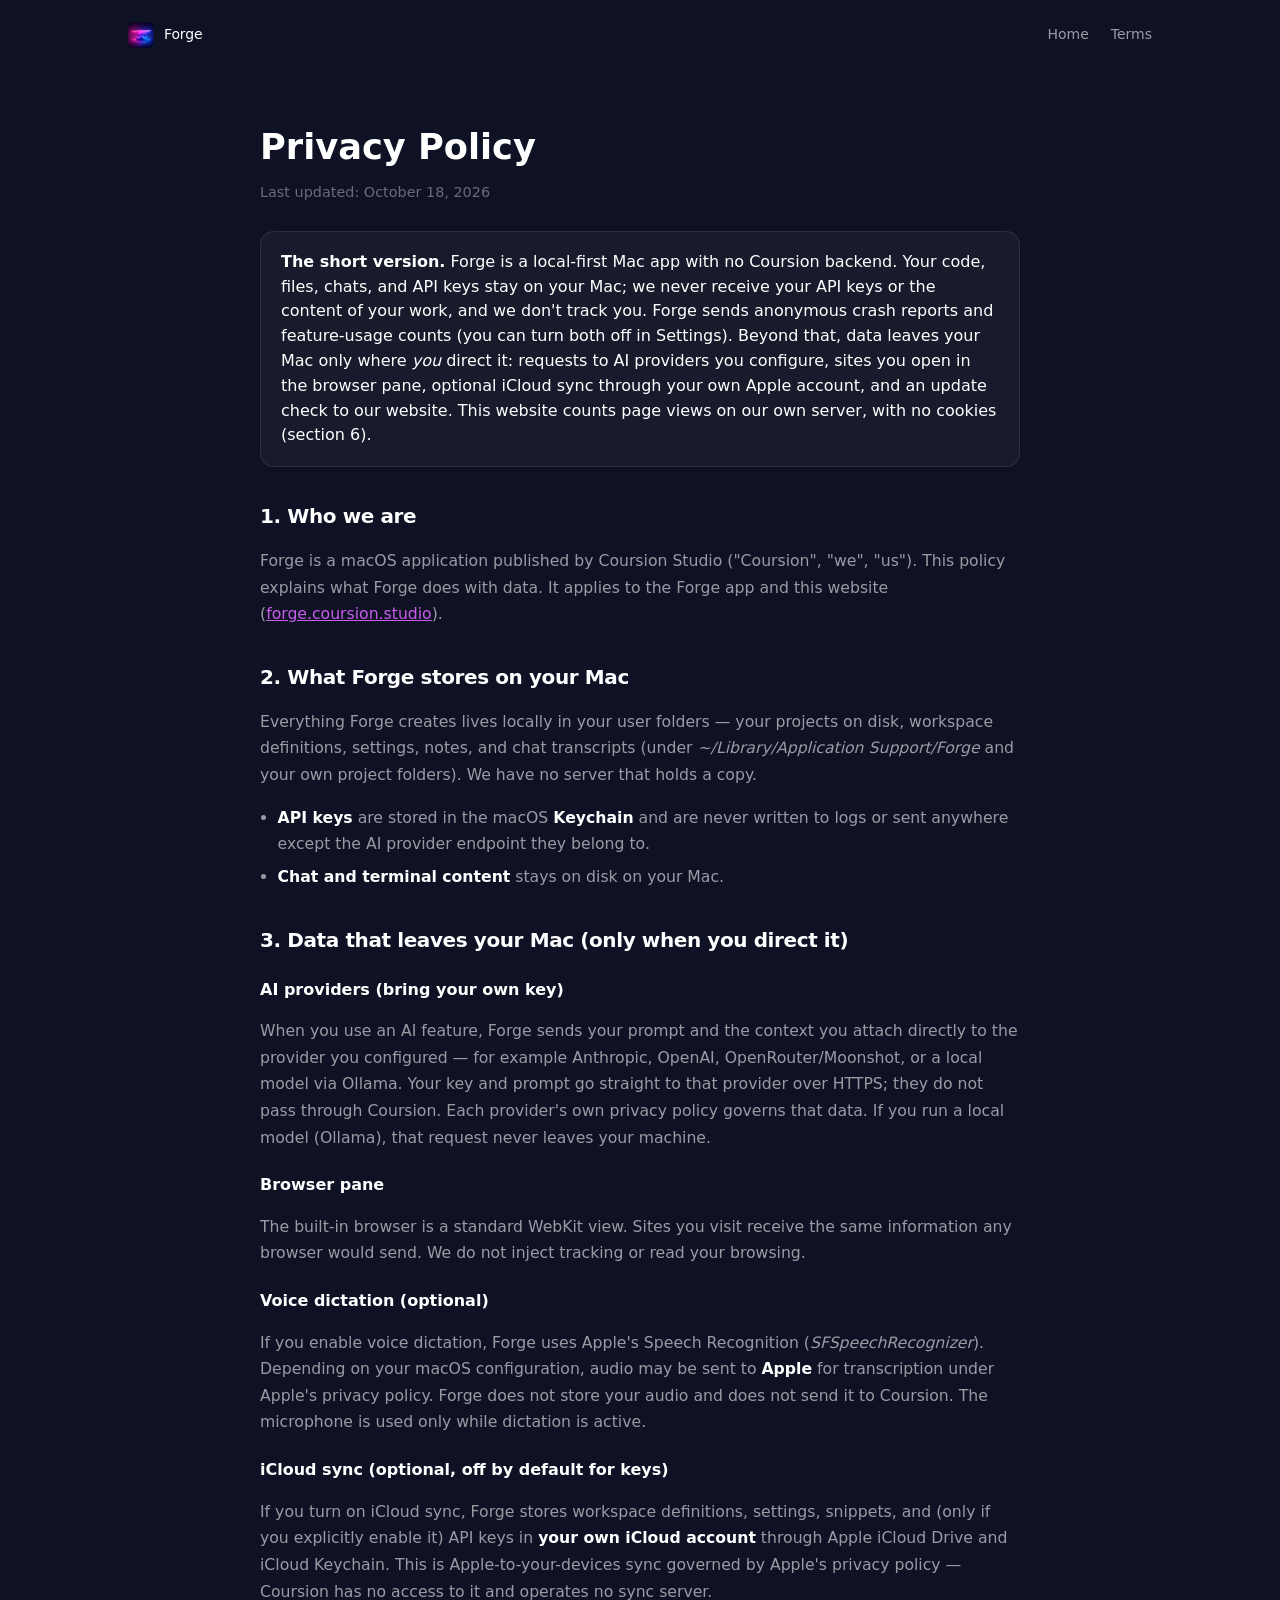
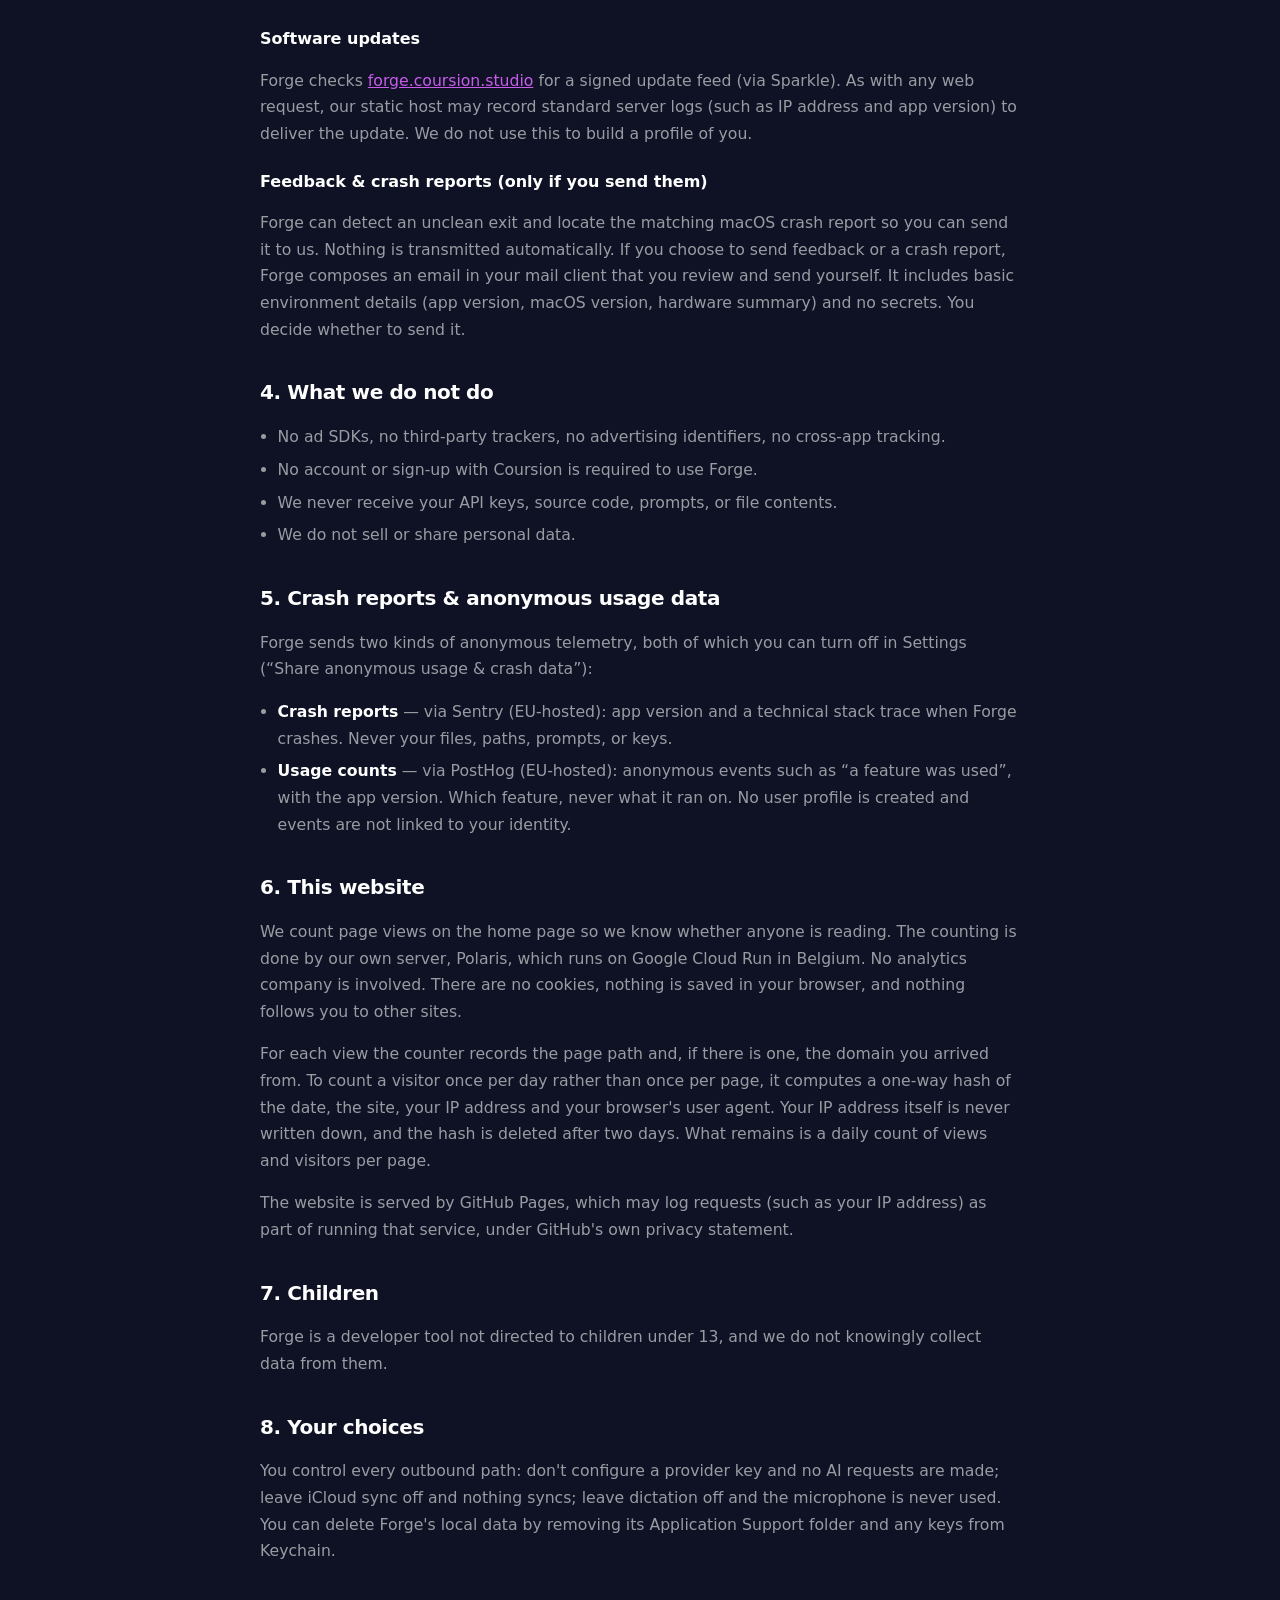
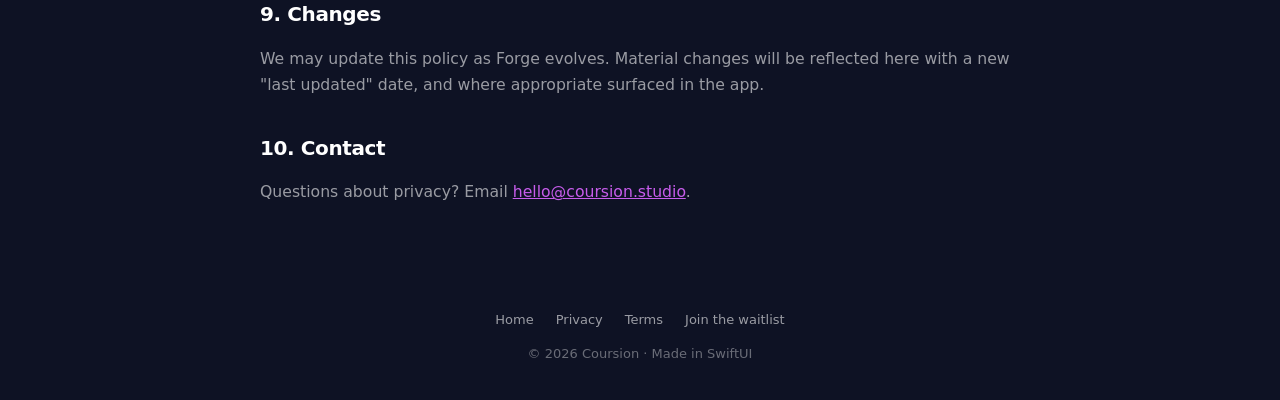
<file: privacy.html>
<!doctype html>
<html lang="en">
<head>
  <meta charset="utf-8" />
  <meta name="viewport" content="width=device-width, initial-scale=1" />
  <title>Forge — Privacy Policy</title>
  <meta name="description" content="How Forge handles your data. Local-first, bring-your-own-key, no tracking, no backend." />
  <link rel="icon" type="image/png" href="icon.png" />
  <link rel="apple-touch-icon" href="icon.png" />
  <link rel="stylesheet" href="styles.css" />
  <meta name="theme-color" content="#0E1224" />
  <style>
    .legal { max-width: 760px; margin: 0 auto; padding-bottom: 40px; }
    .legal h1 { font-size: 2.2rem; margin: 0 0 6px; }
    .legal .updated { color: var(--text-tertiary); font-size: 0.9rem; margin-bottom: 28px; }
    .legal h2 { font-size: 1.25rem; margin: 34px 0 10px; }
    .legal h3 { font-size: 1rem; margin: 22px 0 6px; }
    .legal p, .legal li { color: var(--text-secondary); line-height: 1.7; font-size: 0.98rem; }
    .legal ul { padding-left: 1.1rem; }
    .legal li { margin: 6px 0; }
    .legal strong { color: var(--text-primary); }
    .legal a { color: var(--forge-purple); }
    .legal .tldr { border: 1px solid var(--card-stroke); background: var(--card-fill);
                   border-radius: var(--radius-card); padding: 18px 20px; margin: 8px 0 28px; }
  </style>
</head>
<body>
  <div class="bg"></div>

  <div class="container">
    <nav class="top">
      <div class="brand">
        <a href="/" style="display:flex;align-items:center;gap:10px;color:inherit;text-decoration:none">
          <img src="icon.png" alt="Forge" />
          <span>Forge</span>
        </a>
      </div>
      <div class="links">
        <a href="/">Home</a>
        <a href="terms.html">Terms</a>
      </div>
    </nav>

    <section class="legal">
      <h1>Privacy Policy</h1>
      <div class="updated">Last updated: October 18, 2026</div>

      <div class="tldr">
        <strong>The short version.</strong> Forge is a local-first Mac app with no Coursion
        backend. Your code, files, chats, and API keys stay on your Mac; we never receive your
        API keys or the content of your work, and we don't track you. Forge sends anonymous
        crash reports and feature-usage counts (you can turn both off in Settings). Beyond
        that, data leaves your Mac only where <em>you</em> direct it: requests to AI providers
        you configure, sites you open in the browser pane, optional iCloud sync through your
        own Apple account, and an update check to our website. This website counts page views
        on our own server, with no cookies (section 6).
      </div>

      <h2>1. Who we are</h2>
      <p>Forge is a macOS application published by Coursion Studio ("Coursion", "we", "us"). This
      policy explains what Forge does with data. It applies to the Forge app and this website
      (<a href="https://forge.coursion.studio">forge.coursion.studio</a>).</p>

      <h2>2. What Forge stores on your Mac</h2>
      <p>Everything Forge creates lives locally in your user folders — your projects on disk,
      workspace definitions, settings, notes, and chat transcripts (under
      <em>~/Library/Application&nbsp;Support/Forge</em> and your own project folders). We have no
      server that holds a copy.</p>
      <ul>
        <li><strong>API keys</strong> are stored in the macOS <strong>Keychain</strong> and are
        never written to logs or sent anywhere except the AI provider endpoint they belong to.</li>
        <li><strong>Chat and terminal content</strong> stays on disk on your Mac.</li>
      </ul>

      <h2>3. Data that leaves your Mac (only when you direct it)</h2>

      <h3>AI providers (bring your own key)</h3>
      <p>When you use an AI feature, Forge sends your prompt and the context you attach directly
      to the provider you configured — for example Anthropic, OpenAI, OpenRouter/Moonshot, or a
      local model via Ollama. Your key and prompt go straight to that provider over HTTPS; they
      do not pass through Coursion. Each provider's own privacy policy governs that data. If you
      run a local model (Ollama), that request never leaves your machine.</p>

      <h3>Browser pane</h3>
      <p>The built-in browser is a standard WebKit view. Sites you visit receive the same
      information any browser would send. We do not inject tracking or read your browsing.</p>

      <h3>Voice dictation (optional)</h3>
      <p>If you enable voice dictation, Forge uses Apple's Speech Recognition
      (<em>SFSpeechRecognizer</em>). Depending on your macOS configuration, audio may be sent to
      <strong>Apple</strong> for transcription under Apple's privacy policy. Forge does not store
      your audio and does not send it to Coursion. The microphone is used only while dictation is
      active.</p>

      <h3>iCloud sync (optional, off by default for keys)</h3>
      <p>If you turn on iCloud sync, Forge stores workspace definitions, settings, snippets, and
      (only if you explicitly enable it) API keys in <strong>your own iCloud account</strong>
      through Apple iCloud Drive and iCloud Keychain. This is Apple-to-your-devices sync governed
      by Apple's privacy policy — Coursion has no access to it and operates no sync server.</p>

      <h3>Software updates</h3>
      <p>Forge checks <a href="https://forge.coursion.studio">forge.coursion.studio</a> for a
      signed update feed (via Sparkle). As with any web request, our static host may record
      standard server logs (such as IP address and app version) to deliver the update. We do not
      use this to build a profile of you.</p>

      <h3>Feedback &amp; crash reports (only if you send them)</h3>
      <p>Forge can detect an unclean exit and locate the matching macOS crash report so you can
      send it to us. Nothing is transmitted automatically. If you choose to send feedback or a
      crash report, Forge composes an email in your mail client that you review and send yourself.
      It includes basic environment details (app version, macOS version, hardware summary) and no
      secrets. You decide whether to send it.</p>

      <h2>4. What we do not do</h2>
      <ul>
        <li>No ad SDKs, no third-party trackers, no advertising identifiers, no cross-app tracking.</li>
        <li>No account or sign-up with Coursion is required to use Forge.</li>
        <li>We never receive your API keys, source code, prompts, or file contents.</li>
        <li>We do not sell or share personal data.</li>
      </ul>

      <h2>5. Crash reports &amp; anonymous usage data</h2>
      <p>Forge sends two kinds of anonymous telemetry, both of which you can turn off in
      Settings (&ldquo;Share anonymous usage &amp; crash data&rdquo;):</p>
      <ul>
        <li><strong>Crash reports</strong> — via Sentry (EU-hosted): app version and a technical
        stack trace when Forge crashes. Never your files, paths, prompts, or keys.</li>
        <li><strong>Usage counts</strong> — via PostHog (EU-hosted): anonymous events such as
        &ldquo;a feature was used&rdquo;, with the app version. Which feature, never what it ran
        on. No user profile is created and events are not linked to your identity.</li>
      </ul>

      <h2>6. This website</h2>
      <p>We count page views on the home page so we know whether anyone is reading. The counting
      is done by our own server, Polaris, which runs on Google Cloud Run in Belgium. No analytics
      company is involved. There are no cookies, nothing is saved in your browser, and nothing
      follows you to other sites.</p>
      <p>For each view the counter records the page path and, if there is one, the domain you
      arrived from. To count a visitor once per day rather than once per page, it computes a
      one-way hash of the date, the site, your IP address and your browser's user agent. Your IP
      address itself is never written down, and the hash is deleted after two days. What remains
      is a daily count of views and visitors per page.</p>
      <p>The website is served by GitHub Pages, which may log requests (such as your IP address)
      as part of running that service, under GitHub's own privacy statement.</p>
      <h2>7. Children</h2>
      <p>Forge is a developer tool not directed to children under 13, and we do not knowingly
      collect data from them.</p>

      <h2>8. Your choices</h2>
      <p>You control every outbound path: don't configure a provider key and no AI requests are
      made; leave iCloud sync off and nothing syncs; leave dictation off and the microphone is
      never used. You can delete Forge's local data by removing its Application Support folder and
      any keys from Keychain.</p>

      <h2>9. Changes</h2>
      <p>We may update this policy as Forge evolves. Material changes will be reflected here with a
      new "last updated" date, and where appropriate surfaced in the app.</p>

      <h2>10. Contact</h2>
      <p>Questions about privacy? Email
      <a href="mailto:hello@coursion.studio">hello@coursion.studio</a>.</p>
    </section>

    <footer>
      <div class="links">
        <a href="/">Home</a>
        <a href="privacy.html">Privacy</a>
        <a href="terms.html">Terms</a>
        <a href="/#join">Join the waitlist</a>
      </div>
      <div>© 2026 Coursion · Made in SwiftUI</div>
    </footer>
  </div>
</body>
</html>
</file>
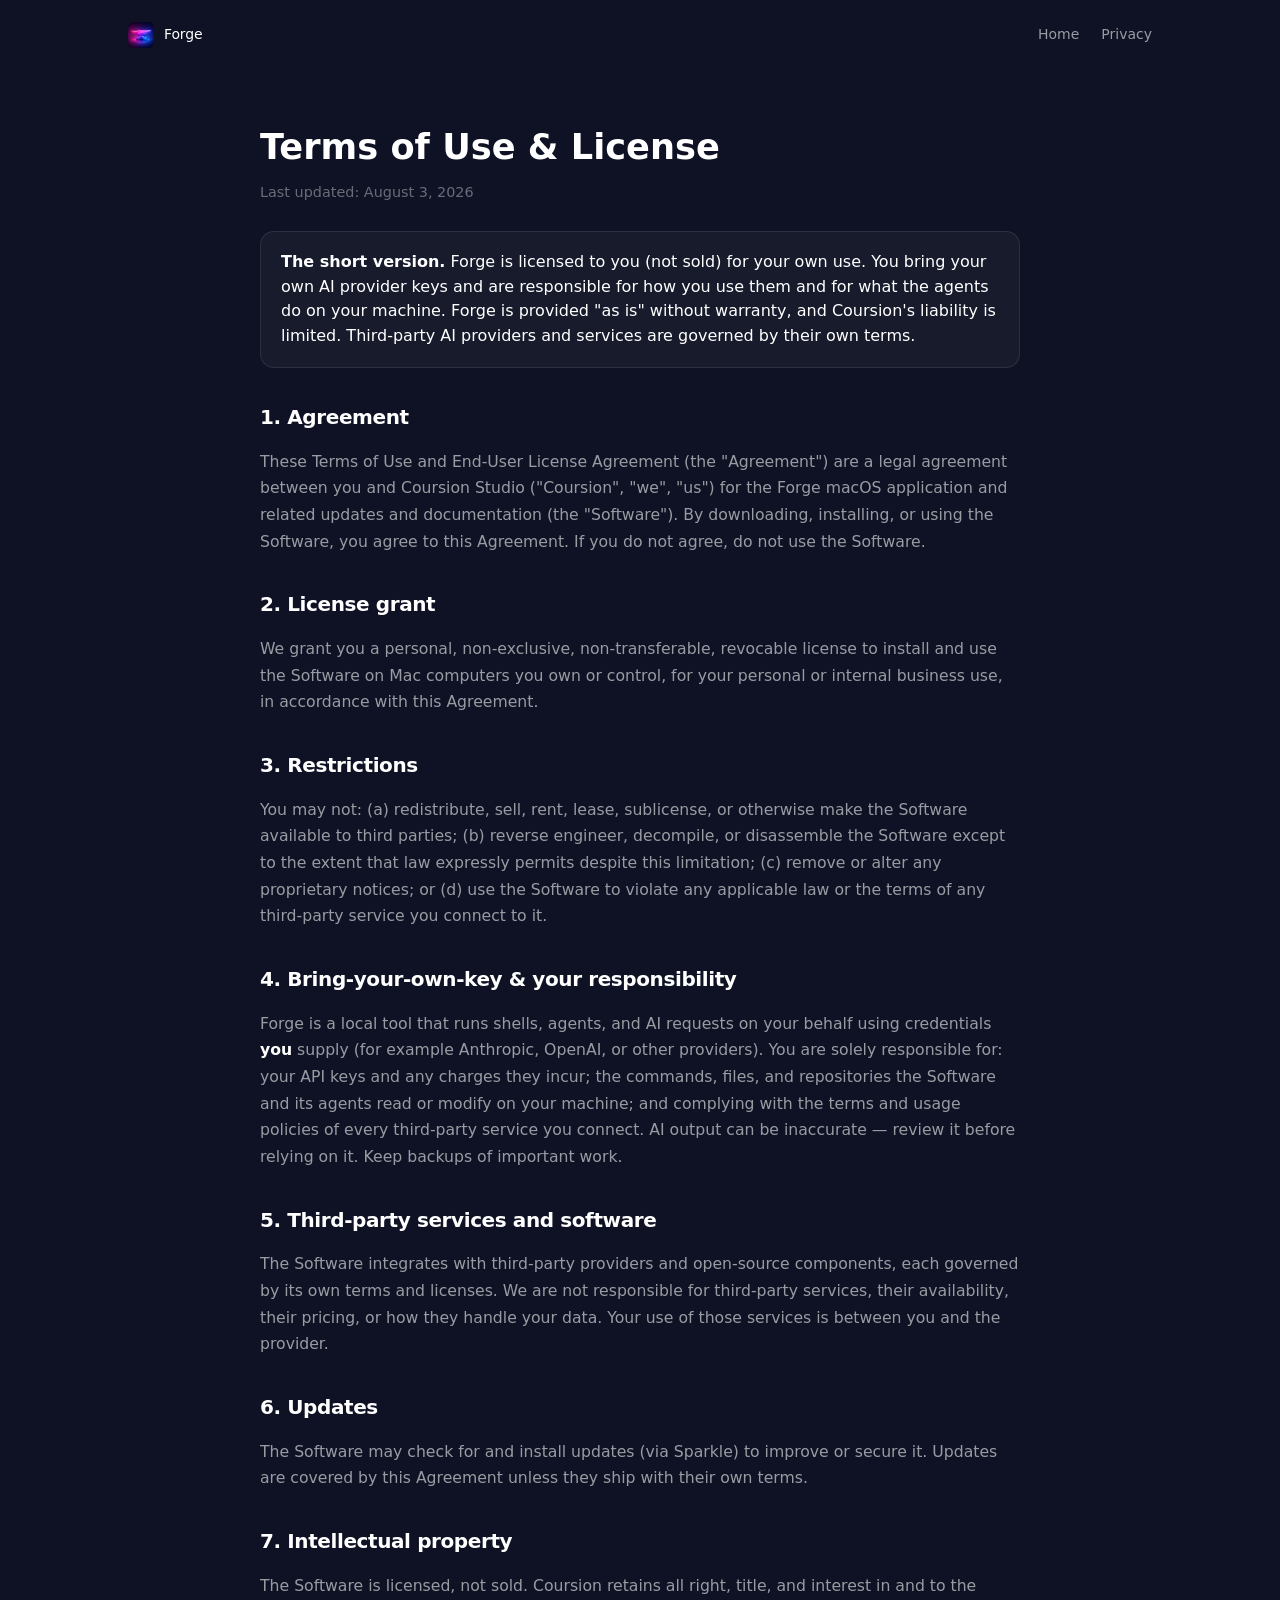
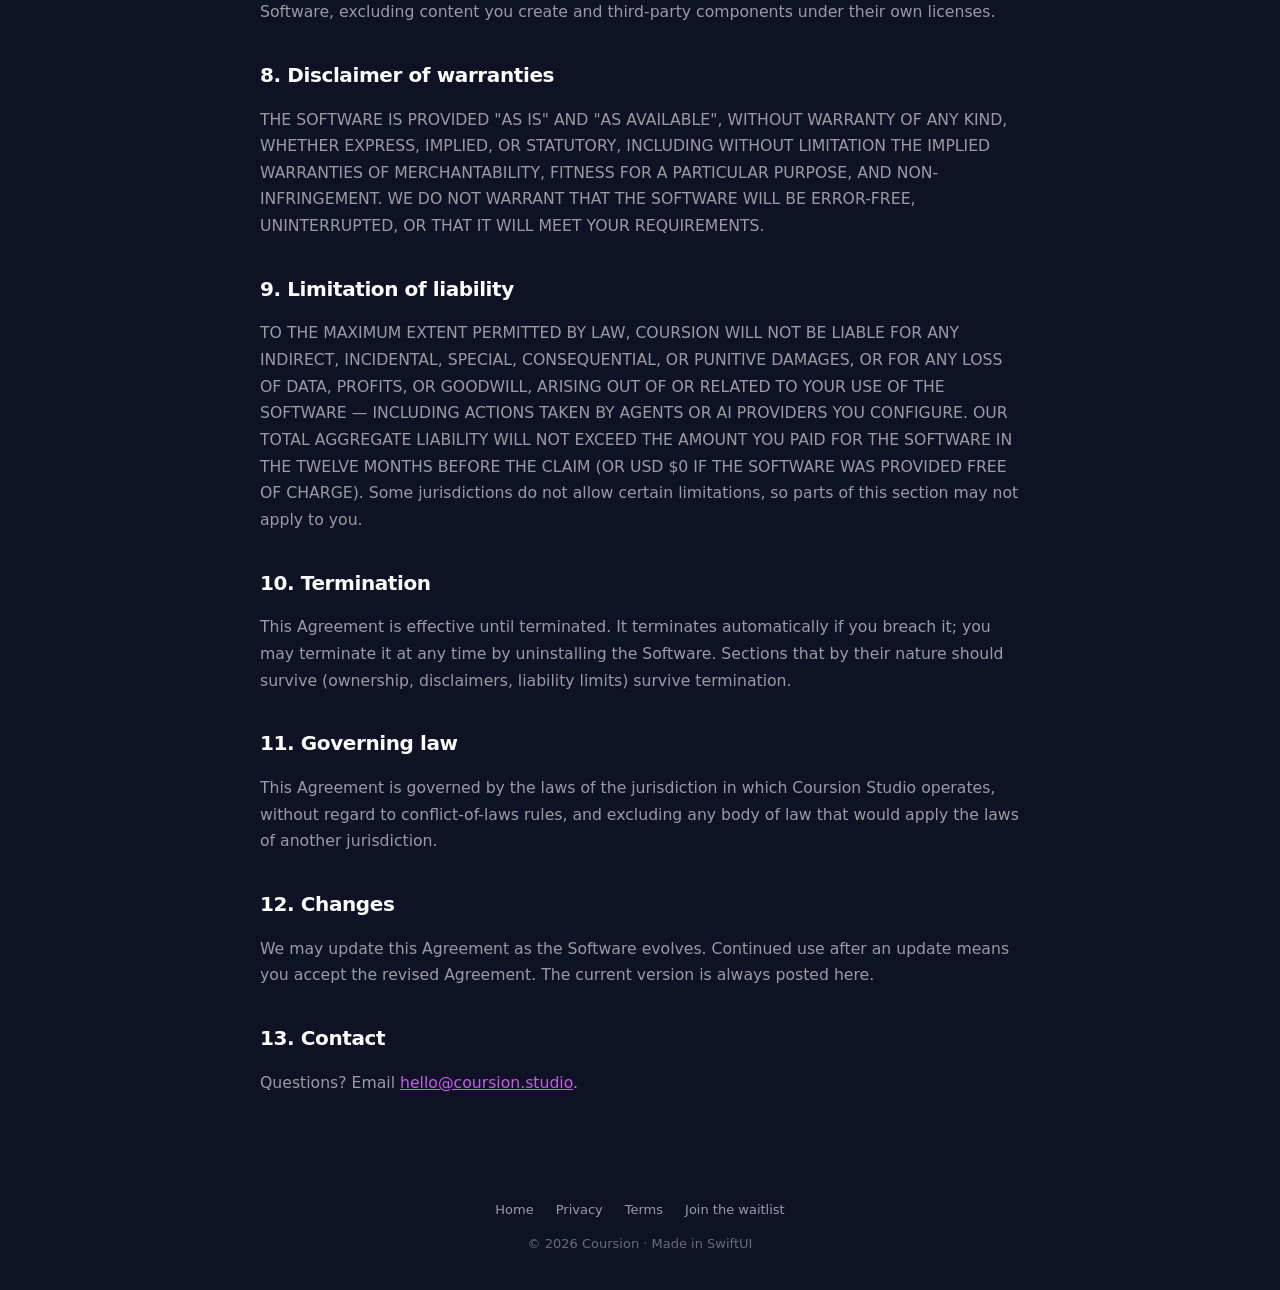
<file: terms.html>
<!doctype html>
<html lang="en">
<head>
  <meta charset="utf-8" />
  <meta name="viewport" content="width=device-width, initial-scale=1" />
  <title>Forge — Terms of Use &amp; License</title>
  <meta name="description" content="The end-user license agreement and terms of use for the Forge macOS app." />
  <link rel="icon" type="image/png" href="icon.png" />
  <link rel="apple-touch-icon" href="icon.png" />
  <link rel="stylesheet" href="styles.css" />
  <meta name="theme-color" content="#0E1224" />
  <style>
    .legal { max-width: 760px; margin: 0 auto; padding-bottom: 40px; }
    .legal h1 { font-size: 2.2rem; margin: 0 0 6px; }
    .legal .updated { color: var(--text-tertiary); font-size: 0.9rem; margin-bottom: 28px; }
    .legal h2 { font-size: 1.25rem; margin: 34px 0 10px; }
    .legal p, .legal li { color: var(--text-secondary); line-height: 1.7; font-size: 0.98rem; }
    .legal ul { padding-left: 1.1rem; }
    .legal li { margin: 6px 0; }
    .legal strong { color: var(--text-primary); }
    .legal a { color: var(--forge-purple); }
    .legal .tldr { border: 1px solid var(--card-stroke); background: var(--card-fill);
                   border-radius: var(--radius-card); padding: 18px 20px; margin: 8px 0 28px; }
  </style>
</head>
<body>
  <div class="bg"></div>

  <div class="container">
    <nav class="top">
      <div class="brand">
        <a href="/" style="display:flex;align-items:center;gap:10px;color:inherit;text-decoration:none">
          <img src="icon.png" alt="Forge" />
          <span>Forge</span>
        </a>
      </div>
      <div class="links">
        <a href="/">Home</a>
        <a href="privacy.html">Privacy</a>
      </div>
    </nav>

    <section class="legal">
      <h1>Terms of Use &amp; License</h1>
      <div class="updated">Last updated: August 3, 2026</div>

      <div class="tldr">
        <strong>The short version.</strong> Forge is licensed to you (not sold) for your own use.
        You bring your own AI provider keys and are responsible for how you use them and for what
        the agents do on your machine. Forge is provided "as is" without warranty, and Coursion's
        liability is limited. Third-party AI providers and services are governed by their own
        terms.
      </div>

      <h2>1. Agreement</h2>
      <p>These Terms of Use and End-User License Agreement (the "Agreement") are a legal agreement
      between you and Coursion Studio ("Coursion", "we", "us") for the Forge macOS application and
      related updates and documentation (the "Software"). By downloading, installing, or using the
      Software, you agree to this Agreement. If you do not agree, do not use the Software.</p>

      <h2>2. License grant</h2>
      <p>We grant you a personal, non-exclusive, non-transferable, revocable license to install and
      use the Software on Mac computers you own or control, for your personal or internal business
      use, in accordance with this Agreement.</p>

      <h2>3. Restrictions</h2>
      <p>You may not: (a) redistribute, sell, rent, lease, sublicense, or otherwise make the
      Software available to third parties; (b) reverse engineer, decompile, or disassemble the
      Software except to the extent that law expressly permits despite this limitation;
      (c) remove or alter any proprietary notices; or (d) use the Software to violate any
      applicable law or the terms of any third-party service you connect to it.</p>

      <h2>4. Bring-your-own-key &amp; your responsibility</h2>
      <p>Forge is a local tool that runs shells, agents, and AI requests on your behalf using
      credentials <strong>you</strong> supply (for example Anthropic, OpenAI, or other providers).
      You are solely responsible for: your API keys and any charges they incur; the commands,
      files, and repositories the Software and its agents read or modify on your machine; and
      complying with the terms and usage policies of every third-party service you connect. AI
      output can be inaccurate — review it before relying on it. Keep backups of important work.</p>

      <h2>5. Third-party services and software</h2>
      <p>The Software integrates with third-party providers and open-source components, each
      governed by its own terms and licenses. We are not responsible for third-party services,
      their availability, their pricing, or how they handle your data. Your use of those services
      is between you and the provider.</p>

      <h2>6. Updates</h2>
      <p>The Software may check for and install updates (via Sparkle) to improve or secure it.
      Updates are covered by this Agreement unless they ship with their own terms.</p>

      <h2>7. Intellectual property</h2>
      <p>The Software is licensed, not sold. Coursion retains all right, title, and interest in and
      to the Software, excluding content you create and third-party components under their own
      licenses.</p>

      <h2>8. Disclaimer of warranties</h2>
      <p>THE SOFTWARE IS PROVIDED "AS IS" AND "AS AVAILABLE", WITHOUT WARRANTY OF ANY KIND, WHETHER
      EXPRESS, IMPLIED, OR STATUTORY, INCLUDING WITHOUT LIMITATION THE IMPLIED WARRANTIES OF
      MERCHANTABILITY, FITNESS FOR A PARTICULAR PURPOSE, AND NON-INFRINGEMENT. WE DO NOT WARRANT
      THAT THE SOFTWARE WILL BE ERROR-FREE, UNINTERRUPTED, OR THAT IT WILL MEET YOUR REQUIREMENTS.</p>

      <h2>9. Limitation of liability</h2>
      <p>TO THE MAXIMUM EXTENT PERMITTED BY LAW, COURSION WILL NOT BE LIABLE FOR ANY INDIRECT,
      INCIDENTAL, SPECIAL, CONSEQUENTIAL, OR PUNITIVE DAMAGES, OR FOR ANY LOSS OF DATA, PROFITS, OR
      GOODWILL, ARISING OUT OF OR RELATED TO YOUR USE OF THE SOFTWARE — INCLUDING ACTIONS TAKEN BY
      AGENTS OR AI PROVIDERS YOU CONFIGURE. OUR TOTAL AGGREGATE LIABILITY WILL NOT EXCEED THE
      AMOUNT YOU PAID FOR THE SOFTWARE IN THE TWELVE MONTHS BEFORE THE CLAIM (OR USD $0 IF THE
      SOFTWARE WAS PROVIDED FREE OF CHARGE). Some jurisdictions do not allow certain limitations,
      so parts of this section may not apply to you.</p>

      <h2>10. Termination</h2>
      <p>This Agreement is effective until terminated. It terminates automatically if you breach
      it; you may terminate it at any time by uninstalling the Software. Sections that by their
      nature should survive (ownership, disclaimers, liability limits) survive termination.</p>

      <h2>11. Governing law</h2>
      <p>This Agreement is governed by the laws of the jurisdiction in which Coursion Studio
      operates, without regard to conflict-of-laws rules, and excluding any body of law that would
      apply the laws of another jurisdiction.</p>

      <h2>12. Changes</h2>
      <p>We may update this Agreement as the Software evolves. Continued use after an update means
      you accept the revised Agreement. The current version is always posted here.</p>

      <h2>13. Contact</h2>
      <p>Questions? Email <a href="mailto:hello@coursion.studio">hello@coursion.studio</a>.</p>
    </section>

    <footer>
      <div class="links">
        <a href="/">Home</a>
        <a href="privacy.html">Privacy</a>
        <a href="terms.html">Terms</a>
        <a href="/#join">Join the waitlist</a>
      </div>
      <div>© 2026 Coursion · Made in SwiftUI</div>
    </footer>
  </div>
</body>
</html>
</file>
<file: home.css>
:root {
  --bg0: #0E1224;
  --bg1: #131530;
  --bg2: #170F31;
  --ink: #F3F1FA;
  --ink-2: rgba(243, 241, 250, 0.72);
  --ink-3: rgba(243, 241, 250, 0.5);
  --glass: rgba(255, 255, 255, 0.04);
  --glass-2: rgba(255, 255, 255, 0.07);
  --stroke: rgba(255, 255, 255, 0.09);
  --stroke-2: rgba(255, 255, 255, 0.16);
  --pink: #FF5189;
  --purple: #C75CEB;
  --blue: #389EFF;
  --green: #3DDC97;
  --amber: #FFB547;
  --teal: #2FD3C9;
  --red: #FF6B6B;
  --brand: linear-gradient(90deg, var(--pink), var(--purple) 50%, var(--blue));
  --radius: 14px;
  --ease-out: cubic-bezier(0.23, 1, 0.32, 1);
  --mono: ui-monospace, "SF Mono", SFMono-Regular, Menlo, monospace;
  --accent: var(--purple);
}

* { box-sizing: border-box; }
html { scroll-behavior: smooth; -webkit-text-size-adjust: 100%; }
@media (prefers-reduced-motion: reduce) { html { scroll-behavior: auto; } }
body {
  margin: 0;
  color: var(--ink);
  background: linear-gradient(180deg, var(--bg0), var(--bg1) 40%, var(--bg2));
  font: 16px/1.55 -apple-system, BlinkMacSystemFont, "SF Pro Text", "Helvetica Neue", sans-serif;
  -webkit-font-smoothing: antialiased;
  overflow-x: hidden;
}
img { max-width: 100%; display: block; }
a { color: inherit; }
h1, h2, h3 { font-family: -apple-system, BlinkMacSystemFont, "SF Pro Display", sans-serif; letter-spacing: -0.02em; margin: 0; }
p { margin: 0; }
.sr-only { position: absolute; width: 1px; height: 1px; overflow: hidden; clip: rect(0 0 0 0); white-space: nowrap; }
.skip { position: absolute; left: -999px; top: 8px; background: #fff; color: #000; padding: 8px 12px; border-radius: 8px; z-index: 99; }
.skip:focus { left: 8px; }
.grad { background: var(--brand); -webkit-background-clip: text; background-clip: text; color: transparent; }

.top {
  position: sticky; top: 0; z-index: 40;
  display: flex; align-items: center; justify-content: space-between;
  padding: 12px clamp(16px, 4vw, 40px);
  background: rgba(14, 18, 36, 0.72);
  backdrop-filter: saturate(150%) blur(14px);
  -webkit-backdrop-filter: saturate(150%) blur(14px);
  border-bottom: 1px solid var(--stroke);
}
.brand { display: flex; align-items: center; gap: 10px; font-weight: 650; text-decoration: none; letter-spacing: -0.01em; }
.brand img { border-radius: 7px; }
.top-links { display: flex; align-items: center; gap: 22px; font-size: 14px; }
.top-links a { text-decoration: none; color: var(--ink-2); transition: color 0.15s ease; }
.top-links a:hover { color: var(--ink); }
.top-links .top-cta { color: var(--ink); padding: 7px 14px; border-radius: 999px; background: var(--glass-2); border: 1px solid var(--stroke-2); }
@media (max-width: 760px) { .top-links a:not(.top-cta) { display: none; } }

.wrap { width: min(1180px, 100% - 40px); margin: 0 auto; }

.hero { position: relative; padding: clamp(56px, 9vw, 110px) 0 40px; text-align: center; overflow: hidden; }
.mesh { position: absolute; inset: -20% -10% 20%; pointer-events: none; }
.mesh i { position: absolute; width: 60vw; height: 60vw; max-width: 820px; max-height: 820px; border-radius: 50%; opacity: 0.5; }
.mesh i:nth-child(1) { left: -10%; top: -20%; background: radial-gradient(closest-side, rgba(255, 81, 137, 0.38), transparent); animation: drift1 22s ease-in-out infinite alternate; }
.mesh i:nth-child(2) { right: -12%; top: -10%; background: radial-gradient(closest-side, rgba(56, 158, 255, 0.36), transparent); animation: drift2 26s ease-in-out infinite alternate; }
.mesh i:nth-child(3) { left: 25%; top: 10%; background: radial-gradient(closest-side, rgba(199, 92, 235, 0.34), transparent); animation: drift1 30s ease-in-out infinite alternate-reverse; }
@keyframes drift1 { to { transform: translate3d(6%, 8%, 0); } }
@keyframes drift2 { to { transform: translate3d(-8%, 6%, 0); } }
.dots {
  position: absolute; inset: 0; pointer-events: none; opacity: 0.5;
  background-image: radial-gradient(rgba(255, 255, 255, 0.12) 1px, transparent 1px);
  background-size: 18px 18px;
  -webkit-mask-image: radial-gradient(ellipse at 50% 20%, #000 20%, transparent 60%);
  mask-image: radial-gradient(ellipse at 50% 20%, #000 20%, transparent 60%);
}
.hero-copy { position: relative; width: min(860px, 100% - 40px); margin: 0 auto; }
.badge { display: inline-flex; align-items: center; gap: 8px; font-size: 13px; font-weight: 550; padding: 6px 12px; border-radius: 999px; background: var(--glass-2); border: 1px solid var(--stroke-2); color: var(--ink-2); }
.badge-dot { width: 7px; height: 7px; border-radius: 50%; background: var(--green); box-shadow: 0 0 0 3px rgba(61, 220, 151, 0.2); }
.hero h1 { font-size: clamp(38px, 6.4vw, 74px); line-height: 1.02; font-weight: 700; letter-spacing: -0.035em; margin: 22px 0 18px; }
.hero .sub { font-size: clamp(17px, 2vw, 20px); color: var(--ink-2); max-width: 680px; margin: 0 auto; }

.join { margin: 30px auto 0; max-width: 520px; }
.waitlist { display: flex; gap: 8px; padding: 6px; border-radius: 16px; background: rgba(255, 255, 255, 0.05); border: 1px solid var(--stroke-2); transition: border-color 0.2s ease, box-shadow 0.2s ease; }
.waitlist:focus-within { border-color: rgba(199, 92, 235, 0.7); box-shadow: 0 0 0 4px rgba(199, 92, 235, 0.18); }
.waitlist input[type="email"] { flex: 1; min-width: 0; background: transparent; border: 0; outline: 0; color: var(--ink); font: inherit; padding: 10px 12px; }
.waitlist input::placeholder { color: var(--ink-3); }
.hp { position: absolute; left: -9999px; width: 1px; height: 1px; opacity: 0; }
.btn {
  border: 0; cursor: pointer; font: inherit; font-weight: 650; color: #fff; white-space: nowrap;
  padding: 11px 18px; border-radius: 11px; background: var(--brand);
  box-shadow: 0 8px 26px -8px rgba(199, 92, 235, 0.7);
  transition: transform 0.14s var(--ease-out), filter 0.15s ease;
}
.btn:active { transform: scale(0.97); }
.btn:disabled { filter: saturate(0.6) brightness(0.85); cursor: default; }
@media (hover: hover) and (pointer: fine) { .btn:hover { filter: brightness(1.08); } }
.status { min-height: 22px; margin-top: 10px; font-size: 14px; color: var(--ink-2); }
.status.ok { color: var(--green); }
.status.err { color: #FF8FA8; }
.note { font-size: 13px; color: var(--ink-3); }
@media (max-width: 480px) {
  .waitlist { flex-direction: column; }
  .btn { width: 100%; }
}

.hero-shot { position: relative; width: min(1180px, 100% - 32px); margin: 48px auto 0; }
.hero-shot .glow { position: absolute; inset: -6% 4% auto; height: 70%; background: radial-gradient(closest-side, rgba(199, 92, 235, 0.35), transparent); pointer-events: none; }
.shot { position: relative; border-radius: 12px; overflow: hidden; border: 1px solid var(--stroke-2); box-shadow: 0 40px 80px -30px rgba(0, 0, 0, 0.8), 0 0 0 1px rgba(0, 0, 0, 0.4); background: #0b0d1a; }
.shot img { width: 100%; height: auto; }
.cap { margin-top: 12px; font-size: 13px; color: var(--ink-3); text-align: center; }

.inside { padding: 64px 0 24px; }
.inside h2 { text-align: center; font-size: clamp(22px, 3vw, 28px); }
.inside > .wrap > p { text-align: center; color: var(--ink-2); margin: 8px 0 26px; }
.panes { display: grid; grid-template-columns: repeat(auto-fill, minmax(148px, 1fr)); gap: 10px; }
.pane { display: flex; gap: 10px; align-items: center; padding: 12px 14px; border-radius: 12px; background: var(--glass); border: 1px solid var(--stroke); font-size: 14px; font-weight: 550; }
.pane i { width: 26px; height: 26px; flex: none; border-radius: 8px; display: grid; place-items: center; font-style: normal; font-size: 13px; background: color-mix(in srgb, var(--c) 18%, transparent); color: var(--c); }
.pane small { display: block; font-weight: 400; color: var(--ink-3); font-size: 12px; }

.sec { position: relative; padding: clamp(64px, 10vw, 120px) 0; }
.sec .glowbg { position: absolute; left: 50%; top: 10%; width: 900px; height: 600px; transform: translateX(-50%); background: radial-gradient(closest-side, color-mix(in srgb, var(--accent) 22%, transparent), transparent); pointer-events: none; opacity: 0.8; }
.kicker { display: inline-flex; align-items: center; gap: 8px; font-size: 13px; font-weight: 650; letter-spacing: 0.04em; text-transform: uppercase; color: var(--accent); }
.kicker::before { content: ""; width: 18px; height: 2px; border-radius: 2px; background: var(--accent); }
.sec h2 { font-size: clamp(30px, 4.4vw, 48px); line-height: 1.06; margin: 14px 0 14px; font-weight: 700; letter-spacing: -0.03em; }
.lede { font-size: 18px; color: var(--ink-2); max-width: 560px; }
.points { list-style: none; padding: 0; margin: 22px 0 0; display: grid; gap: 10px; }
.points li { position: relative; padding-left: 26px; color: var(--ink-2); font-size: 15px; }
.points li::before { content: ""; position: absolute; left: 0; top: 7px; width: 12px; height: 12px; border-radius: 4px; background: color-mix(in srgb, var(--accent) 30%, transparent); border: 1px solid var(--accent); }
.points b { color: var(--ink); font-weight: 600; }

.split { position: relative; display: grid; grid-template-columns: 0.85fr 1.15fr; gap: clamp(28px, 5vw, 64px); align-items: center; }
.split.flip { grid-template-columns: 1.15fr 0.85fr; }
.split.flip .copy { order: 2; }
.center-head { text-align: center; max-width: 720px; margin: 0 auto 40px; }
.center-head .lede { margin: 0 auto; }
@media (max-width: 900px) {
  .split, .split.flip { grid-template-columns: 1fr; }
  .split.flip .copy { order: 0; }
}

.stage { position: relative; border-radius: 18px; padding: clamp(14px, 2.4vw, 28px); background: linear-gradient(160deg, color-mix(in srgb, var(--accent) 16%, rgba(255,255,255,0.03)), rgba(255, 255, 255, 0.02)); border: 1px solid var(--stroke); overflow: hidden; transition: transform 0.4s var(--ease-out), border-color 0.3s ease; }
.stage::before { content: ""; position: absolute; inset: 0; background-image: radial-gradient(rgba(255, 255, 255, 0.08) 1px, transparent 1px); background-size: 18px 18px; -webkit-mask-image: linear-gradient(180deg, #000, transparent 70%); mask-image: linear-gradient(180deg, #000, transparent 70%); pointer-events: none; }
.stage > * { position: relative; }
@media (hover: hover) and (pointer: fine) {
  .stage:hover { transform: translateY(-4px); border-color: color-mix(in srgb, var(--accent) 45%, transparent); }
}

.mock { border-radius: 12px; background: #11142a; border: 1px solid var(--stroke-2); box-shadow: 0 30px 60px -30px rgba(0, 0, 0, 0.8); overflow: hidden; font-size: 13px; }
.mbar { display: flex; align-items: center; gap: 8px; padding: 9px 12px; background: rgba(255, 255, 255, 0.04); border-bottom: 1px solid var(--stroke); font-size: 12px; color: var(--ink-2); }
.mbar .tl { display: flex; gap: 6px; margin-right: 6px; }
.mbar .tl span { width: 10px; height: 10px; border-radius: 50%; background: #ff5f57; }
.mbar .tl span:nth-child(2) { background: #febc2e; }
.mbar .tl span:nth-child(3) { background: #28c840; }
.mbar .sp { flex: 1; }
.chip { display: inline-flex; align-items: center; gap: 5px; padding: 2px 8px; border-radius: 6px; font-size: 11.5px; background: rgba(255, 255, 255, 0.06); border: 1px solid var(--stroke); color: var(--ink-2); white-space: nowrap; }
.chip.on { color: var(--c, var(--accent)); border-color: color-mix(in srgb, var(--c, var(--accent)) 40%, transparent); background: color-mix(in srgb, var(--c, var(--accent)) 12%, transparent); }
.mbody { padding: 14px; display: grid; gap: 10px; }
.msg-user { justify-self: end; max-width: 82%; padding: 9px 12px; border-radius: 12px 12px 4px 12px; background: rgba(199, 92, 235, 0.18); border: 1px solid rgba(199, 92, 235, 0.3); }
.msg-ai { color: var(--ink-2); line-height: 1.5; }
.msg-ai b { color: var(--ink); }
.tool { display: flex; align-items: center; gap: 8px; padding: 7px 10px; border-radius: 8px; background: rgba(255, 255, 255, 0.035); border: 1px solid var(--stroke); font-family: var(--mono); font-size: 12px; color: var(--ink-2); }
.tool .ic { color: var(--c, var(--blue)); font-family: -apple-system, sans-serif; font-weight: 700; }
.tool .ok { margin-left: auto; color: var(--green); }
.diff { font-family: var(--mono); font-size: 12px; border-radius: 8px; overflow: hidden; border: 1px solid var(--stroke); }
.diff div { padding: 2px 10px; white-space: pre; overflow: hidden; text-overflow: ellipsis; }
.diff .h { background: rgba(255, 255, 255, 0.05); color: var(--ink-3); }
.diff .a { background: rgba(61, 220, 151, 0.1); color: #9BF0C9; }
.diff .d { background: rgba(255, 107, 107, 0.1); color: #FFB0B0; }
.perm { border-radius: 10px; border: 1px solid rgba(255, 181, 71, 0.45); background: rgba(255, 181, 71, 0.08); padding: 11px 12px; display: grid; gap: 8px; }
.perm .t { font-weight: 600; color: var(--ink); }
.perm code { font-family: var(--mono); font-size: 12px; color: #FFD79A; }
.perm .row { display: flex; gap: 6px; flex-wrap: wrap; }
.pbtn { font-size: 12px; padding: 5px 10px; border-radius: 7px; background: rgba(255, 255, 255, 0.07); border: 1px solid var(--stroke-2); color: var(--ink); }
.pbtn.go { background: var(--amber); color: #2a1a00; border-color: transparent; font-weight: 600; }
.composer { display: flex; align-items: center; gap: 8px; margin: 0 14px 14px; padding: 9px 12px; border-radius: 10px; background: rgba(255, 255, 255, 0.05); border: 1px solid var(--stroke-2); color: var(--ink-3); }
.composer .slash { color: var(--purple); font-family: var(--mono); }
.panel { margin: 0 14px; border-radius: 10px 10px 0 0; border: 1px solid var(--stroke-2); border-bottom: 0; background: rgba(199, 92, 235, 0.07); padding: 8px; display: grid; gap: 2px; }
.panel div { display: flex; justify-content: space-between; padding: 5px 8px; border-radius: 6px; font-size: 12.5px; color: var(--ink-2); }
.panel div.sel { background: rgba(199, 92, 235, 0.2); color: var(--ink); }
.panel span:last-child { color: var(--ink-3); }

.agents { display: grid; grid-template-columns: repeat(2, 1fr); gap: 10px; padding: 14px; }
@media (max-width: 560px) { .agents { grid-template-columns: 1fr; } }
.acard { border-radius: 10px; padding: 11px; background: rgba(255, 255, 255, 0.035); border: 1px solid var(--stroke); display: grid; gap: 7px; }
.acard .h { display: flex; align-items: center; gap: 7px; font-weight: 600; font-size: 13px; }
.acard .chips { display: flex; gap: 5px; flex-wrap: wrap; }
.acard .now { font-size: 12px; color: var(--ink-2); }
.acard .bar { height: 3px; border-radius: 3px; background: rgba(255, 255, 255, 0.07); overflow: hidden; }
.acard .bar i { display: block; height: 100%; width: var(--w); background: var(--c, var(--blue)); border-radius: 3px; }
.dot { width: 8px; height: 8px; border-radius: 50%; background: var(--c, var(--green)); flex: none; }
.dot.live { box-shadow: 0 0 0 0 color-mix(in srgb, var(--c, var(--green)) 60%, transparent); animation: pulse 1.8s ease-out infinite; }
@keyframes pulse { 70% { box-shadow: 0 0 0 7px transparent; } 100% { box-shadow: 0 0 0 0 transparent; } }

.term { font-family: var(--mono); font-size: 12.5px; padding: 12px 14px; display: grid; gap: 4px; color: var(--ink-2); line-height: 1.5; }
.term .p { color: var(--green); }
.term .ok { color: var(--green); }
.term .dim { color: var(--ink-3); }
.term .hl { color: #fff; font-weight: 600; }

.flow { display: grid; gap: 10px; padding: 14px; }
.step { display: grid; grid-template-columns: 30px 1fr auto; gap: 10px; align-items: center; padding: 10px 12px; border-radius: 10px; background: rgba(255, 255, 255, 0.035); border: 1px solid var(--stroke); }
.step .n { width: 30px; height: 30px; border-radius: 9px; display: grid; place-items: center; font-weight: 700; color: var(--c); background: color-mix(in srgb, var(--c) 16%, transparent); }
.step b { display: block; font-size: 13.5px; }
.step span { font-size: 12px; color: var(--ink-3); }
.step code { font-family: var(--mono); font-size: 11.5px; color: var(--ink-2); }

.vm { display: grid; gap: 10px; padding: 14px; }
.phases { display: grid; grid-template-columns: repeat(8, 1fr); gap: 4px; }
.phases i { height: 6px; border-radius: 3px; background: rgba(255, 255, 255, 0.08); }
.phases i.done { background: var(--teal); }
.phases i.run { background: linear-gradient(90deg, var(--teal), rgba(47, 211, 201, 0.25)); }
.plabels { display: grid; grid-template-columns: repeat(8, 1fr); gap: 4px; font-size: 10.5px; color: var(--ink-3); }
.thumbs { display: grid; grid-template-columns: repeat(3, 1fr); gap: 8px; }
.thumbs div { aspect-ratio: 16 / 10; border-radius: 8px; border: 1px solid var(--stroke); background: linear-gradient(135deg, rgba(47, 211, 201, 0.18), rgba(56, 158, 255, 0.08)); position: relative; overflow: hidden; }
.thumbs div::before { content: ""; position: absolute; left: 10%; right: 10%; top: 14%; height: 10%; border-radius: 4px; background: rgba(255, 255, 255, 0.18); }
.thumbs div::after { content: ""; position: absolute; left: 10%; right: 40%; top: 34%; bottom: 14%; border-radius: 4px; background: rgba(255, 255, 255, 0.08); }
.vrow { display: flex; align-items: center; gap: 8px; font-size: 12.5px; color: var(--ink-2); }
.vrow .sp { flex: 1; }

.bento { display: grid; grid-template-columns: repeat(2, 1fr); gap: 18px; }
@media (max-width: 860px) { .bento { grid-template-columns: 1fr; } }
.tile { --accent: var(--c); position: relative; border-radius: 18px; padding: 26px; background: var(--glass); border: 1px solid var(--stroke); overflow: hidden; display: grid; gap: 18px; align-content: start; transition: transform 0.4s var(--ease-out), border-color 0.3s ease; }
@media (hover: hover) and (pointer: fine) { .tile:hover { transform: translateY(-4px); border-color: color-mix(in srgb, var(--accent) 45%, transparent); } }
.tile h3 { font-size: 22px; margin-top: 8px; }
.tile p { color: var(--ink-2); font-size: 15px; margin-top: 6px; }

.eps { display: grid; gap: 6px; padding: 12px; }
.ep { display: flex; align-items: center; gap: 9px; padding: 8px 10px; border-radius: 8px; background: rgba(255, 255, 255, 0.035); font-size: 12.5px; }
.ep .sp { flex: 1; }
.ep .m { color: var(--ink-3); font-family: var(--mono); font-size: 11.5px; }
.spark { display: flex; align-items: flex-end; gap: 3px; height: 34px; padding: 0 12px 12px; }
.spark i { flex: 1; border-radius: 2px; background: color-mix(in srgb, var(--c, var(--amber)) 70%, transparent); height: var(--h); }

.local { display: grid; grid-template-columns: repeat(3, 1fr); gap: 18px; }
@media (max-width: 820px) { .local { grid-template-columns: 1fr; } }
.local div { padding: 24px; border-radius: 16px; background: var(--glass); border: 1px solid var(--stroke); }
.local h3 { font-size: 19px; margin-bottom: 6px; }
.local p { color: var(--ink-2); font-size: 15px; }
.local .ico { width: 38px; height: 38px; border-radius: 11px; display: grid; place-items: center; margin-bottom: 14px; background: color-mix(in srgb, var(--accent) 18%, transparent); color: var(--accent); font-weight: 700; }

.compare { width: 100%; max-width: 860px; margin: 0 auto; border-collapse: separate; border-spacing: 0; border: 1px solid var(--stroke); border-radius: 16px; overflow: hidden; background: var(--glass); font-size: 15px; }
.compare th, .compare td { padding: 14px 18px; text-align: left; border-bottom: 1px solid var(--stroke); vertical-align: top; }
.compare tr:last-child td { border-bottom: 0; }
.compare thead th { font-size: 13px; text-transform: uppercase; letter-spacing: 0.04em; color: var(--ink-3); background: rgba(255, 255, 255, 0.03); }
.compare thead th.us { color: var(--accent); }
.compare td:first-child { color: var(--ink-2); width: 26%; }
.compare td.us { color: var(--ink); font-weight: 550; }
.compare td.them { color: var(--ink-3); }
@media (max-width: 620px) { .compare { font-size: 13.5px; } .compare th, .compare td { padding: 11px 10px; } }

.mid-join { max-width: 720px; margin: 0 auto; text-align: center; padding: 40px 24px; border-radius: 22px; background: linear-gradient(140deg, rgba(255, 81, 137, 0.12), rgba(56, 158, 255, 0.1)); border: 1px solid var(--stroke-2); }
.mid-join h2 { font-size: clamp(24px, 3.4vw, 32px); margin: 0 0 8px; }
.mid-join p { color: var(--ink-2); }

.faq-list { max-width: 780px; margin: 0 auto; display: grid; gap: 10px; }
.faq-list details { border-radius: 14px; background: var(--glass); border: 1px solid var(--stroke); padding: 0 20px; }
.faq-list summary { cursor: pointer; padding: 18px 0; font-weight: 600; list-style: none; display: flex; justify-content: space-between; gap: 12px; }
.faq-list summary::-webkit-details-marker { display: none; }
.faq-list summary::after { content: "+"; color: var(--ink-3); font-weight: 400; font-size: 20px; line-height: 1; transition: transform 0.2s var(--ease-out); }
.faq-list details[open] summary::after { transform: rotate(45deg); }
.faq-list details p { padding: 0 0 18px; color: var(--ink-2); }

.cta-end { text-align: center; }
.end-icon { margin: 0 auto 22px; border-radius: 20px; }
.cta-end h2 { margin-bottom: 10px; }
.cta-end > .wrap > p { color: var(--ink-2); }

.foot { border-top: 1px solid var(--stroke); padding: 26px 0 40px; font-size: 14px; color: var(--ink-3); }
.foot-row { display: flex; justify-content: space-between; align-items: center; gap: 16px; flex-wrap: wrap; }
.foot-l { display: flex; align-items: center; gap: 10px; }
.foot-l img { border-radius: 5px; }
.foot-r { display: flex; gap: 20px; flex-wrap: wrap; }
.foot-r a { text-decoration: none; color: var(--ink-2); }
.foot-r a:hover { color: var(--ink); }

.js-reveal .reveal { opacity: 0; transform: translateY(18px); transition: opacity 0.7s var(--ease-out), transform 0.7s var(--ease-out); }
.js-reveal .reveal.in { opacity: 1; transform: none; }
.js-reveal .reveal.d1 { transition-delay: 0.06s; }
.js-reveal .reveal.d2 { transition-delay: 0.12s; }
@media (prefers-reduced-motion: reduce) {
  .mesh i, .dot.live { animation: none; }
  .stage, .tile { transition: border-color 0.2s ease; }
  .stage:hover, .tile:hover { transform: none; }
}
.static .mesh i, .static .dot.live { animation: none; }
.block { border-radius: 9px; border: 1px solid var(--stroke); background: rgba(255, 255, 255, 0.03); overflow: hidden; font-family: var(--mono); font-size: 12px; }
.block.bad { border-color: rgba(255, 107, 107, 0.35); }
.block .bh { display: flex; align-items: center; gap: 8px; padding: 7px 10px; color: var(--ink); border-bottom: 1px solid var(--stroke); }
.block .bh .p { color: var(--green); }
.block .bh .sp { flex: 1; }
.block .bo { padding: 8px 10px; color: var(--ink-2); line-height: 1.6; }
.block .ask { display: inline-block; margin-top: 6px; font-family: -apple-system, sans-serif; font-size: 11.5px; padding: 2px 8px; border-radius: 6px; background: rgba(199, 92, 235, 0.15); color: #E3B5F5; }
.ep .m { margin-left: 6px; }
.mbar { white-space: nowrap; overflow: hidden; }
@media (max-width: 480px) { .mbar .chip:nth-last-child(-n+2):not(:only-of-type) { display: none; } }
</file>
<file: stages.css>
.live { position: relative; }
.live .mock { position: relative; text-align: left; }
.sa .chips { display: flex; gap: 5px; flex-wrap: wrap; }
.kc { display: inline-flex; align-items: center; justify-content: center; min-width: 22px; height: 22px; padding: 0 6px; border-radius: 6px; font: 600 11.5px var(--mono); color: var(--ink); background: linear-gradient(180deg, rgba(255,255,255,0.14), rgba(255,255,255,0.05)); border: 1px solid var(--stroke-2); box-shadow: 0 2px 0 rgba(0,0,0,0.45); transition: transform 0.12s var(--ease-out), background 0.2s ease; }
.kc.lit { transform: translateY(1px); box-shadow: 0 1px 0 rgba(0,0,0,0.45); background: color-mix(in srgb, var(--accent) 45%, rgba(255,255,255,0.06)); }
.try { display: flex; align-items: center; justify-content: center; gap: 8px; margin-top: 14px; font-size: 12.5px; color: var(--ink-3); }
.try button { all: unset; cursor: pointer; display: inline-flex; align-items: center; gap: 8px; padding: 7px 12px; border-radius: 9px; color: var(--ink); background: color-mix(in srgb, var(--accent) 18%, rgba(255,255,255,0.04)); border: 1px solid color-mix(in srgb, var(--accent) 45%, transparent); font-size: 12.5px; font-weight: 600; transition: background 0.2s ease, transform 0.15s var(--ease-out); }
.try button:hover { background: color-mix(in srgb, var(--accent) 28%, rgba(255,255,255,0.04)); }
.try button:active { transform: scale(0.97); }
.try button:focus-visible { outline: 2px solid var(--accent); outline-offset: 2px; }

@keyframes sa-in { from { opacity: 0; transform: translateY(8px) scale(0.98); } to { opacity: 1; transform: none; } }

.vm { padding: 18px; display: grid; gap: 16px; }
.vm-head { display: flex; align-items: center; gap: 10px; font-size: 13px; }
.vm-head b { font-weight: 600; }
.vm-head .sp { flex: 1; }
.vm-head .el { font: 600 12px var(--mono); color: var(--ink-2); font-variant-numeric: tabular-nums; }
.vm-steps { display: grid; grid-template-columns: repeat(7, 1fr); align-items: start; }
.vm-step { display: grid; justify-items: center; gap: 7px; font-size: 11px; color: var(--ink-3); position: relative; }
.vm-step::before { content: ""; position: absolute; top: 9px; left: -50%; width: 100%; height: 2px; background: rgba(255,255,255,0.08); }
.vm-step:first-child::before { display: none; }
.vm-step::after { content: ""; position: absolute; top: 9px; left: -50%; width: 0; height: 2px; background: var(--brand); transition: width 0.6s var(--ease-out); }
.vm-step:first-child::after { display: none; }
.vm-step i { width: 20px; height: 20px; border-radius: 50%; border: 2px solid rgba(255,255,255,0.18); background: #11142a; position: relative; z-index: 1; transition: border-color 0.3s ease, background 0.3s ease, transform 0.3s var(--ease-out); }
.vm-step.now { color: var(--ink); }
.vm-step.now i { border-color: var(--teal); box-shadow: 0 0 0 0 color-mix(in srgb, var(--teal) 60%, transparent); animation: pulse 1.6s ease-out infinite; }
.vm-step.done { color: var(--ink-2); }
.vm-step.done i { border-color: var(--green); background: var(--green); transform: scale(0.9); }
.vm-step.done::after, .vm-step.now::after { width: 100%; }
.vm-log { font: 11.5px/1.6 var(--mono); color: var(--ink-2); background: rgba(0,0,0,0.25); border: 1px solid var(--stroke); border-radius: 9px; padding: 10px 12px; height: 96px; overflow: hidden; }
.vm-log .ok { color: var(--green); }
.vm-res { display: flex; align-items: center; gap: 8px; min-height: 26px; }
.vm-res .pill { padding: 3px 10px; border-radius: 999px; font-size: 12px; font-weight: 600; color: var(--green); background: color-mix(in srgb, var(--green) 14%, transparent); border: 1px solid color-mix(in srgb, var(--green) 45%, transparent); animation: sa-in 0.45s var(--ease-out) both; }
.vm-res .shots { display: flex; gap: 6px; }
.vm-res .shots i { width: 44px; height: 28px; border-radius: 5px; background: linear-gradient(135deg, color-mix(in srgb, var(--teal) 40%, #1a1d3a), #1a1d3a); border: 1px solid var(--stroke); animation: sa-in 0.45s var(--ease-out) both; }

.kb { display: grid; grid-template-columns: repeat(5, minmax(150px, 1fr)); gap: 10px; padding: 14px; overflow-x: auto; }
.kb-col { border-radius: 10px; background: rgba(255,255,255,0.025); border: 1px solid var(--stroke); padding: 9px; display: grid; align-content: start; gap: 7px; min-height: 230px; transition: background 0.2s ease, border-color 0.2s ease; }
.kb-col.over { background: color-mix(in srgb, var(--accent) 10%, transparent); border-color: color-mix(in srgb, var(--accent) 45%, transparent); }
.kb-col h4 { margin: 0 2px 2px; font-size: 11px; letter-spacing: 0.08em; text-transform: uppercase; color: var(--ink-3); display: flex; justify-content: space-between; }
.kb-card { border-radius: 8px; padding: 8px 9px; background: #171a35; border: 1px solid var(--stroke-2); font-size: 12px; display: grid; gap: 6px; cursor: grab; user-select: none; transition: transform 0.2s var(--ease-out), box-shadow 0.2s ease; }
.kb-card:hover { transform: translateY(-1px); box-shadow: 0 8px 18px -10px rgba(0,0,0,0.7); }
.kb-card.drag { opacity: 0.45; }
.kb-card.flash { animation: kb-flash 0.9s var(--ease-out); }
.kb-card .meta { display: flex; gap: 5px; flex-wrap: wrap; }
.kb-card .who { font-size: 10.5px; color: var(--ink-3); }
@keyframes kb-flash { 0% { box-shadow: 0 0 0 0 color-mix(in srgb, var(--accent) 70%, transparent); } 100% { box-shadow: 0 0 0 10px transparent; } }

.hm { display: grid; grid-template-columns: repeat(3, 1fr); gap: 10px; padding: 14px; }
.hm-tile { all: unset; cursor: pointer; border-radius: 12px; padding: 14px; background: rgba(255,255,255,0.03); border: 1px solid var(--stroke); display: grid; gap: 6px; transition: border-color 0.25s ease, background 0.25s ease, transform 0.2s var(--ease-out); }
.hm-tile:hover { transform: translateY(-1px); }
.hm-tile:focus-visible { outline: 2px solid var(--c); outline-offset: 2px; }
.hm-tile.lit { border-color: color-mix(in srgb, var(--c) 55%, transparent); background: color-mix(in srgb, var(--c) 10%, rgba(255,255,255,0.02)); }
.hm-tile .k { font-size: 10.5px; letter-spacing: 0.08em; text-transform: uppercase; color: var(--ink-3); display: flex; align-items: center; gap: 6px; }
.hm-tile .n { font-size: 26px; font-weight: 700; letter-spacing: -0.02em; font-variant-numeric: tabular-nums; color: var(--ink); }
.hm-tile .d { font-size: 12px; color: var(--ink-2); min-height: 2.6em; }
.hm-tile.lit .n { color: var(--c); }

@media (max-width: 860px) {
  .hm { grid-template-columns: 1fr 1fr; }
  .vm-steps span { font-size: 9.5px; }
}
@media (prefers-reduced-motion: reduce) {
  .fa-card, .vm-res .pill, .vm-res .shots i { animation: none; }
  .vm-step.now i { animation: none; }
  .fa-card .bar i, .vm-step::after { transition: none; }
}

.fw { position: relative; display: grid; grid-template-columns: 210px minmax(0, 1fr); grid-template-rows: minmax(0, 1fr); height: 600px; border-radius: 14px; overflow: hidden; text-align: left; font-size: 12.5px; color: var(--ink); background: linear-gradient(160deg, #1b1634 0%, #191431 45%, #1d1238 100%); border: 1px solid var(--stroke-2); box-shadow: 0 40px 80px -40px rgba(0,0,0,0.9), 0 0 0 1px rgba(0,0,0,0.4); }
.fw .sp { flex: 1; }
.fw small { font-size: 10.5px; color: var(--ink-3); }
.fw .d { display: inline-block; width: 6px; height: 6px; border-radius: 50%; background: rgba(255,255,255,0.3); flex: none; }
.fw .d.live { background: #FF8A3D; box-shadow: 0 0 0 0 rgba(255,138,61,0.6); animation: pulse 1.6s ease-out infinite; }
.fw .d.on { background: var(--green); }
.fw .ib { display: inline-grid; place-items: center; width: 22px; height: 22px; border-radius: 6px; color: var(--ink-3); font-size: 12px; }
.fw .ib.add { background: linear-gradient(135deg, #a86bff, #7b5cff); color: #fff; font-weight: 700; }
.fw .ico { display: inline-grid; place-items: center; width: 24px; height: 24px; border-radius: 7px; flex: none; font-size: 11px; font-weight: 700; color: #fff; background: linear-gradient(140deg, color-mix(in srgb, var(--c) 95%, #fff), color-mix(in srgb, var(--c) 60%, #000)); box-shadow: inset 0 1px 0 rgba(255,255,255,0.25); }
.fw .cl { display: inline-block; width: 14px; height: 14px; border-radius: 4px; background: url("data:image/svg+xml,%3Csvg xmlns='http://www.w3.org/2000/svg' viewBox='0 0 24 24'%3E%3Crect width='24' height='24' rx='6' fill='%23D97757'/%3E%3Cg stroke='%23fff' stroke-width='2.2' stroke-linecap='round'%3E%3Cpath d='M12 5v14M5 12h14M7 7l10 10M17 7 7 17'/%3E%3C/g%3E%3C/svg%3E") center / cover; flex: none; }
.fw .cl.big { width: 24px; height: 24px; border-radius: 6px; }

.fw-side { display: flex; flex-direction: column; gap: 4px; padding: 10px 10px 8px; border-right: 1px solid rgba(255,255,255,0.07); background: rgba(10,8,24,0.35); min-width: 0; }
.fw-tl { display: flex; gap: 7px; padding: 2px 4px 8px; }
.fw-tl span { width: 11px; height: 11px; border-radius: 50%; background: #ff5f57; }
.fw-tl span:nth-child(2) { background: #febc2e; }
.fw-tl span:nth-child(3) { background: #28c840; }
.fw-brand { display: flex; align-items: center; gap: 8px; padding: 2px 4px 6px; font-size: 14px; }
.fw-brand img { border-radius: 6px; }
.fw-search { padding: 6px 9px; border-radius: 8px; background: rgba(255,255,255,0.05); border: 1px solid rgba(255,255,255,0.07); color: var(--ink-3); font-size: 11.5px; margin-bottom: 4px; }
.fw-grp { font-size: 9.5px; font-weight: 600; letter-spacing: 0.1em; text-transform: uppercase; color: var(--ink-3); padding: 8px 6px 3px; }
.fw-pin { border-radius: 10px; background: rgba(199,92,235,0.12); border: 1px solid rgba(199,92,235,0.35); padding: 4px; display: grid; gap: 2px; }
.fw-ws { display: flex; align-items: center; gap: 9px; padding: 6px 6px; border-radius: 8px; color: var(--ink-2); }
.fw-ws .nm { flex: 1; min-width: 0; display: grid; font-weight: 500; }
.fw-ws .nm small { white-space: nowrap; overflow: hidden; text-overflow: ellipsis; }
.fw-ws.sel { color: var(--ink); }
.fw-ws.sel .nm { font-weight: 700; }
.fw-ws .tm { font-size: 10.5px; color: var(--ink-3); font-variant-numeric: tabular-nums; }
.fw-ws.sel .tm { font: 600 11px var(--mono); color: var(--ink); }
.fw-sub { display: flex; align-items: center; gap: 7px; padding: 2px 8px 2px 16px; font-size: 11px; color: var(--ink-2); white-space: nowrap; overflow: hidden; }
.fw-sub em { font-style: normal; color: #9b8cff; font-size: 10.5px; }
.fw-foot { margin-top: auto; display: flex; align-items: center; gap: 2px; padding-top: 8px; border-top: 1px solid rgba(255,255,255,0.06); }
.fw-foot small { display: flex; align-items: center; gap: 5px; }

.fw-main { display: flex; flex-direction: column; min-width: 0; min-height: 0; }
.fw-top { display: flex; align-items: center; gap: 8px; padding: 9px 12px; border-bottom: 1px solid rgba(255,255,255,0.07); }
.fw-top .ttl { display: grid; line-height: 1.25; }
.fw-top .ttl b { font-size: 13px; }
.fw-top .ttl em { font-style: normal; color: #9b8cff; }
.tb { display: inline-flex; align-items: center; gap: 6px; padding: 5px 10px; border-radius: 8px; font-size: 11.5px; font-weight: 600; white-space: nowrap; background: rgba(255,255,255,0.05); border: 1px solid rgba(255,255,255,0.09); color: var(--ink); }
.tb.run { color: #3DDC97; background: rgba(61,220,151,0.1); border-color: rgba(61,220,151,0.35); }
.tb.launch { background: linear-gradient(180deg, #f08a52, #d9663b); border-color: rgba(255,170,120,0.6); }
.tb.launch .cl { width: 14px; height: 14px; box-shadow: 0 0 0 1px rgba(255,255,255,0.35); }
.tb.ghost { background: none; border-color: transparent; color: var(--ink-2); font-weight: 500; }
.tb[data-build] { transition: opacity 0.3s ease; }

.fw-pane { flex: 1; display: flex; flex-direction: column; min-height: 0; margin: 6px; border-radius: 10px; border: 1px solid rgba(255,138,61,0.35); background: rgba(14,11,30,0.55); overflow: hidden; }
.fw-ph { display: flex; align-items: center; gap: 9px; padding: 7px 10px; background: linear-gradient(90deg, rgba(255,138,61,0.1), transparent 60%); border-bottom: 1px solid rgba(255,255,255,0.07); }
.fw-ph .ttl { display: grid; line-height: 1.25; }
.fw-ph .ttl b { display: flex; align-items: center; gap: 6px; font-size: 12.5px; }
.pc { padding: 3px 8px; border-radius: 7px; font-size: 11px; color: var(--ink-2); border: 1px solid rgba(255,255,255,0.1); white-space: nowrap; }
.pc.ic { border: 0; }
.fw-tbar { display: flex; align-items: center; gap: 4px; padding: 5px 8px; border-bottom: 1px solid rgba(255,255,255,0.07); }
.pk { padding: 4px 8px; border-radius: 7px; font-size: 11px; color: var(--ink); background: rgba(255,255,255,0.04); white-space: nowrap; }
.ultra { font: 700 9.5px var(--mono); letter-spacing: 0.08em; color: #FF9A5C; padding: 3px 7px; border-radius: 5px; background: rgba(255,138,61,0.12); }

.fw-body { flex: 1; display: grid; grid-template-columns: minmax(0, 1fr) 300px; grid-template-rows: minmax(0, 1fr); min-height: 0; }
.fw-chat { display: flex; flex-direction: column; min-width: 0; min-height: 0; }
.fw-tx { flex: 1; padding: 14px 16px; display: flex; flex-direction: column; gap: 9px; overflow: hidden; justify-content: flex-end; }
.fw-tx .you { align-self: flex-end; display: grid; justify-items: end; gap: 4px; max-width: 78%; }
.fw-tx .you .lbl { font-size: 10.5px; font-weight: 600; color: #6ea8ff; }
.fw-tx .you .bub { padding: 9px 12px; border-radius: 12px; background: rgba(110,140,255,0.16); border: 1px solid rgba(110,160,255,0.28); line-height: 1.45; }
.trow { display: flex; align-items: center; gap: 8px; padding: 6px 10px; border-radius: 8px; background: rgba(255,255,255,0.03); border: 1px solid rgba(255,255,255,0.06); font-size: 11.5px; white-space: nowrap; animation: sa-in 0.4s var(--ease-out) both; }
.trow b { font-weight: 700; }
.trow code { font: 11px var(--mono); color: var(--ink-2); overflow: hidden; text-overflow: ellipsis; min-width: 0; flex: 1; }
.trow span { font-size: 10.5px; color: var(--ink-3); }
.trow .ok { display: inline-grid; place-items: center; width: 14px; height: 14px; border-radius: 50%; background: var(--green); color: #0b1a12; font: 900 9px/1 system-ui; font-style: normal; flex: none; }
.trow .spin { width: 12px; height: 12px; border-radius: 50%; border: 2px solid rgba(255,255,255,0.15); border-top-color: #FF8A3D; animation: fw-spin 0.8s linear infinite; flex: none; }
@keyframes fw-spin { to { transform: rotate(360deg); } }
.cl-msg { display: grid; gap: 5px; max-width: 88%; }
.cl-msg .who { display: flex; align-items: center; gap: 6px; font-size: 11px; font-weight: 600; color: #F0A07A; }
.cl-msg .bub { padding: 9px 12px; border-radius: 12px; background: rgba(255,255,255,0.045); border: 1px solid rgba(255,255,255,0.08); line-height: 1.5; }
.fw-pulse { display: flex; align-items: center; gap: 10px; padding: 6px 14px; border-top: 1px solid rgba(255,255,255,0.07); font-size: 12px; }
.fw-pulse b { font-weight: 600; }
.fw-pulse .el { font: 11px var(--mono); color: var(--ink-3); }
.fw-pulse .stop { color: #FF9A5C; font-weight: 600; font-size: 11.5px; transition: opacity 0.3s ease; }
canvas.mascot { width: 38px; height: 36px; image-rendering: pixelated; flex: none; }
.fw-comp { display: flex; align-items: center; gap: 10px; margin: 4px 12px 12px; padding: 8px 8px 8px 12px; border-radius: 14px; background: rgba(255,255,255,0.03); border: 1px solid transparent; background-image: linear-gradient(#17122d, #17122d), linear-gradient(90deg, rgba(255,81,137,0.6), rgba(199,92,235,0.6), rgba(56,158,255,0.6)); background-origin: border-box; background-clip: padding-box, border-box; }
.fw-comp .ph { flex: 1; color: var(--ink-3); }
.fw-comp .send { display: grid; place-items: center; width: 26px; height: 26px; border-radius: 50%; background: #F08A52; color: #fff; font-weight: 700; }

.fw-agents { border-left: 1px solid rgba(255,255,255,0.07); padding: 10px; min-width: 0; display: flex; flex-direction: column; gap: 9px; min-height: 0; overflow: hidden; background: rgba(8,6,20,0.3); }
.fa-h { display: flex; align-items: baseline; gap: 8px; font-size: 10px; letter-spacing: 0.1em; text-transform: uppercase; }
.fa-h span { letter-spacing: 0; text-transform: none; font-size: 11px; color: var(--ink-3); }
.fa-stats { display: grid; grid-template-columns: repeat(3, 1fr); gap: 6px; }
.fa-stats div { padding: 7px 8px; border-radius: 8px; background: rgba(255,255,255,0.04); border: 1px solid rgba(255,255,255,0.07); display: grid; gap: 2px; }
.fa-stats small { font-size: 9px; letter-spacing: 0.1em; text-transform: uppercase; }
.fa-stats b { font: 700 13px var(--mono); font-variant-numeric: tabular-nums; }
.fa-list { display: flex; flex-direction: column; gap: 8px; }
.fa-card { border-radius: 11px; padding: 9px 10px; display: grid; gap: 6px; background: rgba(255,255,255,0.035); border: 1px solid rgba(199,92,235,0.5); box-shadow: 0 0 0 1px rgba(199,92,235,0.08), 0 10px 24px -16px rgba(199,92,235,0.6); animation: sa-in 0.45s var(--ease-out) both; transition: border-color 0.4s ease, box-shadow 0.4s ease; }
.fa-card.done { border-color: rgba(255,255,255,0.09); box-shadow: none; }
.fa-card .fa-top { display: flex; gap: 9px; align-items: flex-start; }
.fa-card .fa-top > div { flex: 1; min-width: 0; }
.fa-card .st { flex: none; }
.fa-card canvas.mascot { width: 40px; height: 40px; }
.fa-card .t { font-weight: 700; font-size: 12.5px; line-height: 1.3; white-space: nowrap; overflow: hidden; text-overflow: ellipsis; }
.fa-card .st { font-size: 10.5px; color: #c39bff; display: flex; align-items: center; gap: 5px; white-space: nowrap; }
.fa-card .st::after { content: ""; width: 6px; height: 6px; border-radius: 50%; background: currentColor; }
.fa-card.done .st { color: var(--green); }
.fa-card .chips { display: flex; gap: 5px; flex-wrap: wrap; margin-top: 4px; }
.fa-card .mc { padding: 1px 7px; border-radius: 6px; font-size: 10.5px; font-weight: 600; color: var(--c); background: color-mix(in srgb, var(--c) 16%, transparent); border: 1px solid color-mix(in srgb, var(--c) 40%, transparent); }
.fa-card .ty { padding: 1px 7px; border-radius: 6px; font-size: 10.5px; color: var(--ink-2); background: rgba(255,255,255,0.05); border: 1px solid rgba(255,255,255,0.1); }
.fa-card .now { font-size: 11.5px; color: var(--ink); line-height: 1.35; min-height: 1.35em; }
.fa-card.done .now { color: var(--ink-2); }
.fa-card .prog { display: flex; align-items: center; gap: 8px; }
.fa-card .bar { flex: 1; height: 3px; border-radius: 3px; background: rgba(255,255,255,0.08); overflow: hidden; }
.fa-card .bar i { display: block; height: 100%; width: 0; background: #4d8dff; border-radius: 3px; transition: width 0.7s var(--ease-out); }
.fa-card.done .bar i { background: var(--green); }
.fa-card .pct { font: 10px var(--mono); color: var(--ink-3); width: 30px; text-align: right; }
.fa-card .meta { font: 10px var(--mono); color: var(--ink-3); }
.fa-sec { font-size: 9.5px; letter-spacing: 0.1em; text-transform: uppercase; color: var(--ink-3); }

@media (max-width: 760px) {
  .fw { grid-template-columns: 1fr; }
  .fw-side { display: none; }
}
@media (max-width: 860px) {
  .fw { height: auto; }
  .fw-body { grid-template-columns: 1fr; }
  .fw-tx { height: 300px; }
  .fw-agents { border-left: 0; border-top: 1px solid rgba(255,255,255,0.07); height: 330px; }
  .hide-s, .tb.ghost, .tb[data-build] { display: none; }
}
@media (max-width: 520px) {
  .fw-top .tb.run { display: none; }
  .fw-tbar .ultra { display: none; }
}

canvas.mascot.sm { width: 26px; height: 25px; }
.fw-ws .nm small { transition: color 0.3s ease; }
.fw-ws .nm small.att { color: #FF9A3D; }
.fw-ws .nm small.ok { color: var(--green); }
.fw-ws .tm.live { font: 600 10.5px var(--mono); color: var(--ink-2); }
@media (min-width: 761px) and (max-width: 1180px) {
  .fw { grid-template-columns: 184px minmax(0, 1fr); }
  .fw-body { grid-template-columns: minmax(0, 1fr) 262px; }
  .fw-top .tb.run, .fw-top .tb[data-build] { display: none; }
}
.fa-card { min-width: 0; grid-template-columns: minmax(0, 1fr); }
.fa-card .chips { flex-wrap: nowrap; overflow: hidden; }
.fa-card .mc, .fa-card .ty { white-space: nowrap; flex: none; }
.fa-card .meta { white-space: nowrap; overflow: hidden; text-overflow: ellipsis; }
@media (min-width: 761px) and (max-width: 1180px) {
  .fa-card .st { font-size: 0; gap: 0; }
  .fa-card .ty { display: none; }
}
.fw-ws { cursor: pointer; border: 1px solid transparent; transition: background 0.2s ease, border-color 0.2s ease; }
.fw-ws:hover { background: rgba(255,255,255,0.04); }
.fw-ws:focus-visible { outline: 2px solid #C75CEB; outline-offset: 1px; }
.fw-ws.sel:not(.fw-pin .fw-ws) { background: rgba(199,92,235,0.14); border-color: rgba(199,92,235,0.4); color: var(--ink); }
.fw-pin { transition: background 0.2s ease, border-color 0.2s ease; }
.fw-pin:not(.on) { background: transparent; border-color: transparent; }
.fw-pin:not(.on) .fw-ws.sel .nm { font-weight: 500; }
.pk { all: unset; cursor: pointer; padding: 4px 8px; border-radius: 7px; font-size: 11px; color: var(--ink); background: rgba(255,255,255,0.04); white-space: nowrap; transition: background 0.2s ease; }
.pk:hover { background: rgba(255,255,255,0.09); }
.pk:focus-visible { outline: 2px solid #C75CEB; }
.pk.bump { animation: pk-bump 0.3s var(--ease-out); }
@keyframes pk-bump { 40% { transform: scale(0.94); background: rgba(199,92,235,0.25); } }
.fw-pulse .stop { all: unset; cursor: pointer; color: #FF9A5C; font-weight: 600; font-size: 11.5px; padding: 3px 8px; border-radius: 6px; transition: opacity 0.3s ease, background 0.2s ease; }
.fw-pulse .stop:hover { background: rgba(255,138,61,0.14); }
.fw-pulse .stop[disabled] { pointer-events: none; }
.fw-comp input { all: unset; flex: 1; min-width: 0; color: var(--ink); font-size: 12.5px; }
.fw-comp input::placeholder { color: var(--ink-3); }
.fw-comp:focus-within { box-shadow: 0 0 0 3px rgba(199,92,235,0.18); }
.fw-comp .send { all: unset; cursor: pointer; display: grid; place-items: center; width: 26px; height: 26px; border-radius: 50%; background: #F08A52; color: #fff; font-weight: 700; transition: transform 0.15s var(--ease-out); }
.fw-comp .send:active { transform: scale(0.9); }
canvas.mascot { cursor: pointer; }
.fa-card { cursor: pointer; }
.fa-card .log { display: none; font: 10.5px/1.6 var(--mono); color: var(--ink-2); padding: 6px 8px; border-radius: 7px; background: rgba(0,0,0,0.25); }
.fa-card.open .log { display: block; }
.fa-card.stopped .st { color: var(--ink-3); }
.fa-card.stopped .bar i { background: rgba(255,255,255,0.25); }
.fa-empty { font-size: 11.5px; color: var(--ink-3); padding: 14px 6px; text-align: center; }
.perm { border-radius: 10px; padding: 10px 12px; border: 1px solid rgba(255,149,0,0.5); background: rgba(255,149,0,0.08); display: flex; align-items: center; gap: 12px; animation: sa-in 0.4s var(--ease-out) both; }
.perm .ph2 { flex: 1; display: grid; gap: 3px; min-width: 0; }
.perm code { font: 11px var(--mono); color: var(--ink-2); }
.perm .acts { display: flex; gap: 6px; }
.perm button { all: unset; cursor: pointer; padding: 5px 11px; border-radius: 7px; font-size: 11.5px; font-weight: 600; background: rgba(255,255,255,0.06); border: 1px solid rgba(255,255,255,0.12); }
.perm button[data-allow] { background: #F08A52; border-color: transparent; color: #fff; }
.app { position: relative; display: inline-grid; place-items: center; width: 26px; height: 26px; border-radius: 7px; flex: none; color: #fff; background: linear-gradient(145deg, var(--a), var(--b)); box-shadow: inset 0 1px 0 rgba(255,255,255,0.35), inset 0 -1px 0 rgba(0,0,0,0.2), 0 2px 6px -2px color-mix(in srgb, var(--b) 70%, transparent); }
.app svg { width: 15px; height: 15px; filter: drop-shadow(0 1px 0 rgba(0,0,0,0.2)); }
.app.app-top { width: 28px; height: 28px; }
.app::after { content: ""; position: absolute; right: -3px; bottom: -3px; width: 9px; height: 9px; border-radius: 50%; border: 2px solid #1a1531; background: transparent; opacity: 0; transition: opacity 0.3s ease, background 0.3s ease; }
.app.busy::after { opacity: 1; background: #FF8A3D; animation: pulse 1.6s ease-out infinite; }
.app.att::after { opacity: 1; background: #FF9500; }
.app.ok::after { opacity: 1; background: var(--green); }
.app.app-top::after { display: none; }
.tb svg { width: 13px; height: 13px; flex: none; }
.tb.launch svg { width: 14px; height: 14px; }
.tb .vmdot { width: 6px; height: 6px; border-radius: 50%; background: var(--green); box-shadow: 0 0 6px var(--green); }
.tb .cnt { min-width: 16px; padding: 0 5px; height: 16px; border-radius: 8px; display: inline-grid; place-items: center; font: 700 10px var(--mono); background: rgba(199,92,235,0.25); color: #e3c4ff; transition: background 0.3s ease; }
.tb .cnt.zero { background: rgba(255,255,255,0.08); color: var(--ink-3); }

.pp { display: grid; gap: 14px; justify-items: center; }
.pp-dock { display: flex; flex-wrap: wrap; justify-content: center; gap: 6px; padding: 8px; border-radius: 18px; background: rgba(255,255,255,0.04); border: 1px solid var(--stroke); box-shadow: 0 20px 40px -24px rgba(0,0,0,0.8); }
.pp-tool { all: unset; cursor: pointer; position: relative; display: grid; justify-items: center; gap: 5px; width: 76px; padding: 8px 2px 6px; border-radius: 12px; transition: background 0.2s ease, transform 0.2s var(--ease-out); }
.pp-tool:hover { background: rgba(255,255,255,0.06); transform: translateY(-2px); }
.pp-tool:active { transform: scale(0.95); }
.pp-tool:focus-visible { outline: 2px solid #C75CEB; outline-offset: 1px; }
.pp-tool .app { width: 38px; height: 38px; border-radius: 10px; }
.pp-tool .app svg { width: 20px; height: 20px; }
.pp-tool .nm { font-size: 11px; color: var(--ink-2); white-space: nowrap; }
.pp-tool.on .nm { color: var(--ink); font-weight: 600; }
.pp-tool::after { content: ""; position: absolute; bottom: 0; width: 4px; height: 4px; border-radius: 50%; background: var(--ink); opacity: 0; transition: opacity 0.2s ease; }
.pp-tool.on::after { opacity: 0.9; }
.pp-tool .tip { position: absolute; bottom: calc(100% + 6px); left: 50%; transform: translate(-50%, 4px); white-space: nowrap; font-size: 11px; padding: 4px 8px; border-radius: 7px; background: #241d42; border: 1px solid var(--stroke-2); color: var(--ink); opacity: 0; pointer-events: none; transition: opacity 0.15s ease, transform 0.15s ease; z-index: 2; }
.pp-tool:hover .tip { opacity: 1; transform: translate(-50%, 0); }
.pp-hint { margin: 0 !important; font-size: 12.5px; color: var(--ink-3) !important; }
.pp-win { display: flex !important; flex-direction: column; width: 100%; height: 470px; }
.pp-bar { display: flex; align-items: center; gap: 10px; padding: 9px 14px; border-bottom: 1px solid rgba(255,255,255,0.07); font-size: 12.5px; }
.pp-bar .fw-tl { padding: 0; margin-right: 6px; }
.pp-grid { flex: 1; min-height: 0; display: grid; gap: 6px; padding: 6px; grid-template-columns: 1fr; grid-template-rows: 1fr; }
.pp-grid[data-n="2"] { grid-template-columns: 1fr 1fr; }
.pp-grid[data-n="3"] { grid-template-columns: 1.2fr 1fr; grid-template-rows: 1fr 1fr; }
.pp-grid[data-n="3"] .pp-pane:first-child { grid-row: span 2; }
.pp-grid[data-n="4"] { grid-template-columns: 1fr 1fr; grid-template-rows: 1fr 1fr; }
.pp-grid[data-n="0"]::before { content: "No panes open. Pick a tool above."; place-self: center; color: var(--ink-3); font-size: 13px; }
.pp-pane { min-width: 0; min-height: 0; display: flex; flex-direction: column; border-radius: 10px; background: rgba(14,11,30,0.6); border: 1px solid rgba(255,255,255,0.09); overflow: hidden; animation: pp-in 0.35s var(--ease-out) both; }
.pp-pane.out { animation: pp-out 0.2s ease both; }
@keyframes pp-in { from { opacity: 0; transform: scale(0.96); } }
@keyframes pp-out { to { opacity: 0; transform: scale(0.97); } }
.pp-ph { display: flex; align-items: center; gap: 8px; padding: 6px 8px; border-bottom: 1px solid rgba(255,255,255,0.07); font-size: 12px; }
.pp-ph .app { width: 20px; height: 20px; border-radius: 6px; }
.pp-ph .app svg { width: 12px; height: 12px; }
.pp-ph .app::after { display: none; }
.pp-ph .x { all: unset; cursor: pointer; width: 20px; height: 20px; display: grid; place-items: center; border-radius: 6px; color: var(--ink-3); font-size: 15px; }
.pp-ph .x:hover { background: rgba(255,255,255,0.08); color: var(--ink); }
.pp-body { flex: 1; min-height: 0; overflow: hidden; padding: 10px 12px; font-size: 12px; text-align: left; }
.pp-body em { font-style: normal; color: var(--ink-3); }
.pp-body .ok { display: inline-grid; place-items: center; width: 13px; height: 13px; border-radius: 50%; background: var(--green); color: #0b1a12; font: 900 8px/1 system-ui; font-style: normal; }
.caret { display: inline-block; width: 7px; height: 13px; margin-left: 2px; vertical-align: -2px; background: var(--ink-2); animation: blink 1s steps(1) infinite; }
@keyframes blink { 50% { opacity: 0; } }
.pv-chat { display: grid; gap: 7px; }
.pv-chat .u { justify-self: end; max-width: 85%; padding: 6px 10px; border-radius: 10px; background: rgba(110,140,255,0.16); border: 1px solid rgba(110,160,255,0.28); }
.pv-chat .r { display: flex; align-items: center; gap: 6px; padding: 5px 8px; border-radius: 7px; background: rgba(255,255,255,0.03); border: 1px solid rgba(255,255,255,0.06); font: 11px var(--mono); }
.pv-chat .r b { font-family: system-ui; }
.pv-chat .r em { margin-left: auto; }
.pv-chat .a { padding: 6px 10px; border-radius: 10px; background: rgba(255,255,255,0.045); border: 1px solid rgba(255,255,255,0.08); }
.pv-subs { display: grid; gap: 8px; }
.pv-subs .s { display: grid; grid-template-columns: 8px 1fr 70px; align-items: center; gap: 8px; padding: 7px 9px; border-radius: 8px; background: rgba(255,255,255,0.035); border: 1px solid rgba(255,255,255,0.07); }
.pv-subs .dot { width: 7px; height: 7px; border-radius: 50%; background: var(--c); }
.bar { display: block; height: 3px; border-radius: 3px; background: rgba(255,255,255,0.08); overflow: hidden; }
.bar i { display: block; height: 100%; width: var(--w); background: var(--c); border-radius: 3px; animation: grow 1.2s var(--ease-out) both; }
@keyframes grow { from { width: 0; } }
.pv-term { font: 11.5px/1.5 var(--mono); display: grid; gap: 6px; }
.pv-term .blk { padding-left: 8px; border-left: 2px solid rgba(255,255,255,0.15); }
.pv-term .blk.pass { border-left-color: var(--green); }
.pv-term .p { color: #9b8cff; }
.pv-term .o { color: var(--ink-2); }
.pv-board { display: grid; grid-template-columns: repeat(3, 1fr); gap: 6px; height: 100%; }
.pv-board > div { border-radius: 8px; background: rgba(255,255,255,0.03); padding: 6px; display: grid; align-content: start; gap: 5px; }
.pv-board h6 { margin: 0 0 2px; font-size: 9.5px; letter-spacing: 0.08em; text-transform: uppercase; color: var(--ink-3); }
.pv-board p { margin: 0; padding: 6px 7px; border-radius: 6px; background: #1d1838; border: 1px solid rgba(255,255,255,0.1); font-size: 11px; }
.pv-board p.hot { border-color: rgba(255,179,61,0.6); box-shadow: 0 0 0 3px rgba(255,179,61,0.1); }
.pv-list { display: grid; gap: 6px; }
.pv-list > div { display: grid; grid-template-columns: 1fr auto auto; align-items: center; gap: 10px; padding: 7px 9px; border-radius: 8px; background: rgba(255,255,255,0.035); border: 1px solid rgba(255,255,255,0.07); }
.pv-list > div > span { font-size: 11px; color: var(--ink-3); }
.pv-list > div > .bar { width: 70px; }
.pv-list.ep > div { grid-template-columns: 10px 1fr auto; }
.pv-list.ep i { width: 8px; height: 8px; border-radius: 50%; }
.pv-list.ep i.g { background: var(--green); box-shadow: 0 0 8px var(--green); }
.pv-list.ep i.y { background: #FFB33D; }
.pv-land { display: grid; gap: 10px; }
.pv-land code { font: 11px var(--mono); color: var(--ink-2); }
.pv-land .steps { display: flex; gap: 4px; flex-wrap: wrap; }
.pv-land .steps span { padding: 3px 8px; border-radius: 999px; font-size: 10.5px; background: rgba(61,220,151,0.12); color: var(--green); border: 1px solid rgba(61,220,151,0.35); animation: sa-in 0.4s var(--ease-out) both; }
.pv-land .steps span:nth-child(2) { animation-delay: 0.25s; } .pv-land .steps span:nth-child(3) { animation-delay: 0.5s; } .pv-land .steps span:nth-child(4) { animation-delay: 0.75s; }
.pv-land .ok { all: unset; color: var(--green); font-weight: 600; animation: sa-in 0.4s 1s var(--ease-out) both; }
.pv-rep { display: grid; grid-template-columns: 1fr auto; gap: 12px; height: 100%; }
.pv-rep .bars { display: flex; align-items: flex-end; gap: 5px; height: 130px; align-self: center; }
.pv-rep .bars i { flex: 1; height: var(--h); border-radius: 4px 4px 2px 2px; background: linear-gradient(180deg, #8FD0FF, #2F6FE0); animation: rise 0.8s var(--ease-out) both; transform-origin: bottom; }
@keyframes rise { from { transform: scaleY(0); } }
.pv-rep .kpi { display: grid; align-content: center; }
.pv-rep .kpi b { font-size: 18px; letter-spacing: -0.02em; }
.pv-rep .kpi span { font-size: 10.5px; color: var(--ink-3); margin-bottom: 6px; }
.pv-md h5 { margin: 0 0 4px; font-size: 15px; }
.pv-md p { margin: 0 0 6px; color: var(--ink-2); }
.pv-md ul { margin: 0; padding-left: 18px; color: var(--ink-2); display: grid; gap: 3px; }
.pv-md code { font: 11px var(--mono); padding: 1px 5px; border-radius: 4px; background: rgba(255,255,255,0.08); }
.pv-log { font: 11px/1.6 var(--mono); color: var(--ink-2); }
.pv-log > div { animation: sa-in 0.3s var(--ease-out) both; white-space: nowrap; overflow: hidden; text-overflow: ellipsis; }
.pv-sec { display: grid; gap: 6px; }
.pv-sec > div { display: flex; justify-content: space-between; padding: 7px 9px; border-radius: 8px; background: rgba(255,255,255,0.035); border: 1px solid rgba(255,255,255,0.07); font: 11px var(--mono); }
.pv-sec > div b { font-family: system-ui; }
.pv-sec .ask { align-items: center; font-family: system-ui; border-color: rgba(255,149,0,0.5); background: rgba(255,149,0,0.08); gap: 8px; }
.pv-sec .ask b { font-family: var(--mono); }
.pv-sec .ask button { all: unset; cursor: pointer; margin-left: auto; padding: 4px 9px; border-radius: 6px; background: #F08A52; color: #fff; font-weight: 600; font-size: 11px; }
.pv-sec .okt { color: var(--green); font-weight: 600; }
@media (max-width: 760px) {
  .pp-tool { width: 64px; }
  .pp-tool .tip { display: none; }
  .pp-win { height: 520px; }
  .pp-grid[data-n="2"] { grid-template-columns: 1fr; grid-template-rows: 1fr 1fr; }
}
@media (prefers-reduced-motion: reduce) {
  .pp-pane, .bar i, .pv-rep .bars i, .pv-land .steps span, .pv-land .ok, .pv-log > div { animation: none; }
}

.lede code, .points code { white-space: nowrap; font: 0.9em var(--mono); padding: 1px 6px; border-radius: 5px; background: rgba(255,255,255,0.07); color: var(--ink); }
.hx { display: flex !important; flex-direction: column; height: 520px; }
.hx-bar { display: flex; align-items: center; gap: 8px; padding: 10px 14px; border-bottom: 1px solid rgba(255,255,255,0.07); font-size: 12.5px; white-space: nowrap; }
.hx-bar .fw-tl { padding: 0; margin-right: 6px; }
.hx-bar code { font: 10.5px var(--mono); color: var(--ink-3); overflow: hidden; text-overflow: ellipsis; }
.hx .mc { padding: 1px 7px; border-radius: 6px; font-size: 10.5px; font-weight: 600; color: var(--c); background: color-mix(in srgb, var(--c) 16%, transparent); border: 1px solid color-mix(in srgb, var(--c) 40%, transparent); }
.hx .ty { padding: 1px 7px; border-radius: 6px; font-size: 10.5px; color: var(--ink-2); background: rgba(255,255,255,0.05); border: 1px solid rgba(255,255,255,0.1); }
.hx-log { flex: 1; min-height: 0; overflow: hidden; display: flex; flex-direction: column; justify-content: flex-end; gap: 8px; padding: 14px; }
.hx-row { display: flex; gap: 11px; align-items: flex-start; padding: 9px 11px; border-radius: 11px; background: rgba(255,255,255,0.03); border: 1px solid rgba(255,255,255,0.07); animation: sa-in 0.4s var(--ease-out) both; text-align: left; flex: none; }
.hx-row canvas.mascot { width: 36px; height: 36px; cursor: default; }
.hx-row .tx { flex: 1; min-width: 0; display: grid; gap: 3px; }
.hx-row .h { display: flex; align-items: center; gap: 7px; font-size: 11.5px; }
.hx-row .h b { font-weight: 700; }
.hx-row .t { font-size: 12.5px; color: var(--ink); }
.hx-row code { font: 11px var(--mono); color: var(--ink-3); white-space: nowrap; overflow: hidden; text-overflow: ellipsis; }
.hx-row pre { margin: 0; font: 11px/1.5 var(--mono); color: var(--ink-2); }
.hx-ico { flex: none; width: 36px; height: 36px; display: grid; place-items: center; border-radius: 10px; background: rgba(255,255,255,0.06); color: var(--ink-2); }
.hx-ico svg { width: 19px; height: 19px; }
.hb-ico { font-size: 16px; }
.hx-row.hb { background: rgba(255,255,255,0.02); border-style: dashed; }
.hx-row .verdict { margin-left: auto; font-size: 11px; font-weight: 700; }
.hx-row.hook.fail { border-color: rgba(255,90,90,0.55); background: rgba(255,90,90,0.08); }
.hx-row.hook.fail .hx-ico, .hx-row.hook.fail .verdict { color: #FF6B6B; }
.hx-row.hook.fail .hx-ico { background: rgba(255,90,90,0.14); }
.hx-row.hook.fail { animation: sa-in 0.4s var(--ease-out) both, hx-shake 0.45s 0.15s ease both; }
@keyframes hx-shake { 20% { transform: translateX(-4px); } 40% { transform: translateX(4px); } 60% { transform: translateX(-2px); } 80% { transform: translateX(2px); } }
.hx-row.hook.pass, .hx-row.land { border-color: rgba(61,220,151,0.5); background: rgba(61,220,151,0.07); }
.hx-row.hook.pass .hx-ico, .hx-row.hook.pass .verdict, .hx-row.land .hx-ico, .hx-row.land .verdict { color: var(--green); }
.hx-row.hook.pass .hx-ico, .hx-row.land .hx-ico { background: rgba(61,220,151,0.14); }
.hx-foot { display: flex; align-items: center; gap: 14px; padding: 9px 14px; border-top: 1px solid rgba(255,255,255,0.07); font-size: 11.5px; color: var(--ink-3); }
.hx-stat b { color: var(--ink); font-variant-numeric: tabular-nums; margin-left: 4px; }
.hx-state { color: var(--ink); font-weight: 600; }
.hx-try { flex-wrap: wrap; }
.hx-try > span { width: 100%; text-align: center; }
.hx-try button[disabled] { opacity: 0.45; pointer-events: none; }
.hx-try button.on { background: color-mix(in srgb, var(--accent) 30%, rgba(255,255,255,0.04)); }
@media (prefers-reduced-motion: reduce) { .hx-row, .hx-row.hook.fail { animation: none; } }
@media (max-width: 860px) { .hx { height: 540px; } .hx-bar .ty, .hx-bar code { display: none; } }

.ship .ship-head { text-align: center; max-width: 760px; margin: 0 auto 34px; }
.ship .ship-head .lede { margin: 0 auto; }
.ship h2 { font-size: clamp(34px, 5.4vw, 60px); }
.ld { position: relative; margin: 0 auto; max-width: 1120px; }
.ld::before { content: ""; position: absolute; inset: -40px -60px; background: radial-gradient(closest-side, rgba(61,220,151,0.18), transparent 70%); pointer-events: none; }
.ld-win { display: flex !important; flex-direction: column; height: auto; }
.ld-bar { display: flex; align-items: center; gap: 10px; padding: 10px 16px; border-bottom: 1px solid rgba(255,255,255,0.07); font-size: 13px; }
.ld-bar .fw-tl { padding: 0; margin-right: 6px; }
.ld-build { font-size: 12px; color: var(--ink-3); }
.ld-build b { font: 700 13px var(--mono); color: var(--green); }
.ld-graph { height: 170px; padding: 8px 16px 0; border-bottom: 1px solid rgba(255,255,255,0.07); background: radial-gradient(ellipse at 30% 100%, rgba(61,220,151,0.07), transparent 60%); }
.ld-graph svg { width: 100%; height: 100%; display: block; overflow: visible; }
.ld-main { stroke: rgba(255,255,255,0.55); stroke-width: 3; stroke-linecap: round; }
.ld-main.future { stroke: rgba(255,255,255,0.12); stroke-dasharray: 3 7; }
.ld-name { fill: var(--ink-3); font: 600 11px var(--mono); }
.ld-br { fill: none; stroke-width: 3; stroke-linecap: round; transition: opacity 0.4s ease; }
.ld-br.draw { stroke-dasharray: 600; stroke-dashoffset: 600; animation: ld-draw 0.8s var(--ease-out) forwards; }
@keyframes ld-draw { to { stroke-dashoffset: 0; } }
.ld-br.failed { stroke-dasharray: 6 5; }
.ld-br.fixing { opacity: 0.55; stroke-dasharray: 6 5; animation: ld-march 0.8s linear infinite; }
@keyframes ld-march { to { stroke-dashoffset: -22; } }
.ld-dot { stroke: #14102a; stroke-width: 2.5; }
.ld-dot.fixing { opacity: 0.6; }
.ld-lbl { fill: var(--ink-2); font: 600 11.5px var(--mono); }
.ld-lbl.failed { fill: #FF6B6B; }
.ld-lbl.landing { fill: var(--ink); }
.ld-mdot { stroke: #14102a; stroke-width: 2.5; }
.ld-mlbl { fill: var(--ink-2); font: 600 10.5px var(--mono); }
.ld-halo { animation: ld-halo 1.4s var(--ease-out) both; transform-box: fill-box; transform-origin: center; }
@keyframes ld-halo { from { transform: scale(2.2); opacity: 0.9; } }
.ld-body { display: grid; grid-template-columns: 1fr 1.15fr; min-height: 300px; }
.ld-queue { padding: 14px; display: flex; flex-direction: column; gap: 9px; border-right: 1px solid rgba(255,255,255,0.07); }
.ld-card { display: flex; align-items: center; gap: 11px; padding: 10px 12px; border-radius: 12px; background: rgba(255,255,255,0.035); border: 1px solid rgba(255,255,255,0.08); border-left: 3px solid var(--c); transition: border-color 0.3s ease, background 0.3s ease, opacity 0.4s ease, transform 0.4s var(--ease-out); animation: sa-in 0.4s var(--ease-out) both; }
.ld-card canvas.mascot { width: 38px; height: 38px; }
.ld-card .tx { flex: 1; min-width: 0; display: grid; gap: 3px; text-align: left; }
.ld-card .tx b { font: 700 12.5px var(--mono); white-space: nowrap; overflow: hidden; text-overflow: ellipsis; }
.ld-card .meta { display: flex; gap: 8px; align-items: center; font-size: 11px; color: var(--ink-3); }
.ld-card .mc { padding: 1px 7px; border-radius: 6px; font-size: 10.5px; font-weight: 600; color: var(--c); background: color-mix(in srgb, var(--c) 16%, transparent); border: 1px solid color-mix(in srgb, var(--c) 40%, transparent); }
.ld-card .proof { font-size: 11.5px; color: var(--ink-2); }
.ld-card .proof .ok { color: var(--green); font-weight: 700; }
.ld-card .proof .bad { color: #FF6B6B; font-weight: 700; }
.ld-go { all: unset; cursor: pointer; padding: 7px 14px; border-radius: 9px; font-size: 12.5px; font-weight: 700; color: #06281a; background: linear-gradient(180deg, #5BF0B0, #2CC486); box-shadow: 0 6px 16px -8px rgba(61,220,151,0.8); transition: transform 0.15s var(--ease-out), opacity 0.2s ease, background 0.2s ease; white-space: nowrap; }
.ld-go:hover { transform: translateY(-1px); }
.ld-go:active { transform: scale(0.96); }
.ld-go:focus-visible { outline: 2px solid var(--green); outline-offset: 2px; }
.ld-go[disabled] { cursor: default; background: rgba(255,255,255,0.08); color: var(--ink-2); box-shadow: none; transform: none; }
.ld-card.landing { background: rgba(61,220,151,0.06); border-color: rgba(61,220,151,0.35); }
.ld-card.failed { background: rgba(255,90,90,0.07); border-color: rgba(255,90,90,0.45); border-left-color: #FF6B6B; animation: hx-shake 0.45s ease; }
.ld-card.fixing .proof { color: #FFB33D; }
.ld-card.landed { background: rgba(61,220,151,0.08); border-color: rgba(61,220,151,0.5); }
.ld-card.leave { opacity: 0; transform: translateX(-12px) scale(0.98); }
.ld-empty { margin: auto; color: var(--ink-3); font-size: 13px; }
.ld-run { display: flex; flex-direction: column; min-width: 0; }
.ld-steps { display: grid; grid-template-columns: repeat(4, 1fr); gap: 6px; padding: 14px 14px 10px; }
.ld-step { display: grid; justify-items: center; gap: 6px; text-align: center; font-size: 11px; color: var(--ink-3); }
.ld-step i { width: 26px; height: 26px; border-radius: 50%; display: grid; place-items: center; font: 700 11px var(--mono); font-style: normal; background: rgba(255,255,255,0.05); border: 2px solid rgba(255,255,255,0.12); transition: all 0.3s ease; }
.ld-step.now { color: var(--ink); }
.ld-step.now i { border-color: var(--green); color: var(--green); animation: pulse 1.6s ease-out infinite; box-shadow: 0 0 0 0 rgba(61,220,151,0.5); }
.ld-step.done { color: var(--ink-2); }
.ld-step.done i { background: var(--green); border-color: var(--green); color: #06281a; }
.ld-step.fail { color: #FF6B6B; }
.ld-step.fail i { background: #FF6B6B; border-color: #FF6B6B; color: #2a0808; }
.ld-term { flex: 1; margin: 0 14px 14px; padding: 10px 12px; border-radius: 10px; background: rgba(0,0,0,0.3); border: 1px solid rgba(255,255,255,0.07); font: 11.5px/1.65 var(--mono); color: var(--ink); text-align: left; overflow: hidden; display: flex; flex-direction: column; justify-content: flex-end; min-height: 170px; }
.ld-term > div { animation: sa-in 0.3s var(--ease-out) both; white-space: nowrap; overflow: hidden; text-overflow: ellipsis; }
.ld-term .p { color: #9b8cff; }
.ld-term .dim, .ld-term > .dim { color: var(--ink-3); }
.ld-term .ok { color: var(--green); }
.ld-term .bad { color: #FF6B6B; }
.ld-term .warn { color: #FFB33D; }
.ld-foot { display: flex; align-items: center; gap: 12px; padding: 10px 16px; border-top: 1px solid rgba(255,255,255,0.07); font-size: 12px; color: var(--ink-3); }
.ld-idle { display: inline-flex; align-items: center; gap: 8px; color: var(--ink-2); }
.ld-idle i { width: 9px; height: 9px; border-radius: 50%; background: rgba(255,255,255,0.2); }
.ld-idle.wait i { background: #FFB33D; animation: pulse 1.6s ease-out infinite; }
.ld-idle.done { color: var(--green); font-weight: 600; }
.ld-idle.done i { background: var(--green); }
.ld-points { display: grid; grid-template-columns: repeat(4, 1fr); gap: 14px; max-width: 1120px; margin: 26px auto 0; }
.ld-points > div { padding: 16px; border-radius: 14px; background: rgba(255,255,255,0.03); border: 1px solid var(--stroke); text-align: left; }
.ld-points b { font-size: 15px; }
.ld-points p { margin: 6px 0 0; font-size: 13.5px; color: var(--ink-2); }
.ld-points code { font: 0.9em var(--mono); white-space: nowrap; }
@media (max-width: 900px) {
  .ld-body { grid-template-columns: 1fr; }
  .ld-queue { border-right: 0; border-bottom: 1px solid rgba(255,255,255,0.07); }
  .ld-points { grid-template-columns: 1fr 1fr; }
  .ld-hint { display: none; }
  .ld-graph { height: 120px; }
}
@media (max-width: 520px) { .ld-points { grid-template-columns: 1fr; } .ld-steps span { font-size: 10px; } }
@media (prefers-reduced-motion: reduce) { .ld-card, .ld-term > div, .ld-br.draw, .ld-halo, .ld-br.fixing { animation: none; } .ld-br.draw { stroke-dashoffset: 0; } }

.ag { padding: 56px 0 8px; }
.ag h2 { text-align: center; font-size: clamp(22px, 3vw, 28px); margin: 0 0 22px; }
.ag-row { display: grid; grid-template-columns: 1.25fr repeat(4, 1fr); gap: 12px; }
.ag-card { position: relative; display: grid; align-content: start; gap: 6px; padding: 16px; border-radius: 16px; background: rgba(255,255,255,0.03); border: 1px solid var(--stroke); text-align: left; transition: transform 0.25s var(--ease-out), border-color 0.25s ease, background 0.25s ease; }
.ag-card:hover { transform: translateY(-3px); border-color: var(--stroke-2); background: rgba(255,255,255,0.05); }
.ag-card img, .ag-tile { width: 44px; height: 44px; border-radius: 11px; margin-bottom: 6px; box-shadow: 0 8px 18px -10px rgba(0,0,0,0.8); }
.ag-tile { display: grid; place-items: center; font: 700 12px var(--mono); color: #0d2a1a; background: linear-gradient(145deg, #9CF5C6, #34B97C); }
.ag-tile.k { font-size: 20px; color: #fff; background: linear-gradient(145deg, #C9A2FF, #6B3FE4); }
.ag-card b { font-size: 15px; }
.ag-card span { font-size: 13px; color: var(--ink-2); line-height: 1.45; }
.ag-card em { position: absolute; top: 14px; right: 14px; font-style: normal; font-size: 10.5px; font-weight: 700; letter-spacing: 0.06em; text-transform: uppercase; color: var(--green); padding: 2px 8px; border-radius: 999px; background: rgba(61,220,151,0.12); border: 1px solid rgba(61,220,151,0.4); }
.ag-card.lead { border-color: rgba(217,119,87,0.45); background: linear-gradient(160deg, rgba(217,119,87,0.12), rgba(255,255,255,0.02)); }
.ag-note { text-align: center; color: var(--ink-3); font-size: 13px; margin: 16px 0 0; }
@media (max-width: 980px) { .ag-row { grid-template-columns: 1fr 1fr; } .ag-card.lead { grid-column: span 2; } }
@media (max-width: 520px) { .ag-row { grid-template-columns: 1fr; } .ag-card.lead { grid-column: auto; } }
.ag-tile { color: #fff; box-shadow: inset 0 1px 0 rgba(255,255,255,0.35), inset 0 -1px 0 rgba(0,0,0,0.2), 0 8px 18px -10px rgba(0,0,0,0.8); }
.ag-tile svg { width: 24px; height: 24px; filter: drop-shadow(0 1px 0 rgba(0,0,0,0.2)); }
.ag-tile.aider { background: linear-gradient(145deg, #5BE3A0, #138A5E); }
.ag-tile.k { background: linear-gradient(145deg, #C9A2FF, #6B3FE4); }
.ag-card img { outline: 1px solid rgba(255,255,255,0.14); outline-offset: -1px; }
.ag-tile svg { width: 27px; height: 27px; }

.sec, .ag, .inside { overflow-x: clip; }
.kb { scroll-snap-type: x proximity; overscroll-behavior-x: contain; scrollbar-width: none; }
.kb::-webkit-scrollbar { display: none; }
.kb-col { scroll-snap-align: start; scroll-margin-left: 14px; }

@media (max-width: 900px) {
  .split > *, .split figure.stage { min-width: 0; }
  .split figure.stage { margin: 0; }
}

@media (max-width: 640px) {
  .top { padding-top: 8px; padding-bottom: 8px; }
  .top-links .top-cta { display: inline-flex; align-items: center; min-height: 44px; padding: 0 16px; }
  .hero { padding-top: 40px; }
  .hero h1 { margin: 18px 0 16px; text-wrap: balance; }
  .hero h1 .grad { display: inline-block; text-wrap: balance; }
  .hero .sub { font-size: 17px; text-wrap: pretty; }
  .join { margin-top: 26px; }
  .waitlist { padding: 6px; gap: 6px; }
  .waitlist input[type="email"] { font-size: 16px; min-height: 48px; padding: 12px 14px; }
  .btn { min-height: 48px; }
  .note { margin-top: 2px; text-wrap: pretty; }
  .hero-shot { width: calc(100% - 24px); margin-top: 36px; }

  .sec { padding: 56px 0; }
  .sec h2 { font-size: clamp(28px, 8vw, 34px); text-wrap: balance; }
  .ship h2 { font-size: clamp(34px, 10vw, 40px); }
  .lede { font-size: 17px; text-wrap: pretty; }
  .center-head { margin-bottom: 28px; }
  .points li { font-size: 15px; }
  .split { gap: 32px; }
  .stage { border-radius: 16px; padding: 10px; }

  .try { flex-wrap: wrap; gap: 10px; }
  .try > span { width: 100%; text-align: center; order: 2; }
  .try button { min-height: 44px; box-sizing: border-box; padding: 0 16px; font-size: 14px; }
  .hx-try > span { order: 0; }
  .hx-try button { width: 100%; justify-content: center; }

  .ag { padding-top: 48px; }
  .ag-card { grid-template-columns: 44px minmax(0, 1fr); column-gap: 14px; row-gap: 2px; align-items: start; padding: 14px 16px; }
  .ag-card img, .ag-card .ag-tile { grid-row: span 2; margin-bottom: 0; }
  .ag-card em { position: static; grid-column: 2; justify-self: start; margin-top: 6px; order: 3; }
  .ag-note { text-wrap: pretty; }

  .ld-points > div { padding: 14px 16px; }
  .ld-bar small { display: none; }
  .ld-term { margin: 0 10px 10px; }

  .hx { height: 500px; }
  .hx-bar { padding: 10px 12px; }
  .hx-bar b { overflow: hidden; text-overflow: ellipsis; min-width: 0; }
  .hx-log { padding: 10px; }
  .hx-foot { gap: 10px; padding: 9px 12px; }

  .kb { grid-template-columns: repeat(5, minmax(150px, 46%)); }
  .mbar .chip { flex: none; }

  .mid-join { padding: 32px 18px; border-radius: 18px; }
  .mid-join p { text-wrap: pretty; }

  .bento { gap: 14px; }
  .tile { padding: 20px; border-radius: 16px; gap: 16px; }
  .ep { flex-wrap: wrap; row-gap: 4px; }
  .ep .m { white-space: nowrap; }
  .ep > .chip:last-child, .ep > .m:last-child { margin-left: auto; }
  .tile h3 { text-wrap: balance; }
  .ep b + .m { margin-left: 0; }
  .tile .perm { display: grid; grid-template-columns: minmax(0, 1fr); align-items: start; }
  .tile .perm code { overflow-wrap: anywhere; }
  .tile .pbtn { padding: 8px 14px; font-size: 13px; }
  .tile .tool { flex-wrap: wrap; overflow-wrap: anywhere; }
  .tile .tool .ok { margin-left: 0; }

  .local { gap: 12px; }
  .local div { padding: 20px; }

  .compare td:first-child { width: 30%; }

  .inside { padding-top: 56px; }
  .inside h2 { text-wrap: balance; }
  .pp-win { height: 480px; }

  .faq-list details { padding: 0 16px; }
  .faq-list summary { padding: 16px 0; min-height: 44px; align-items: center; }

  .cta-end h2 { text-wrap: balance; }
  .end-icon { width: 72px; height: 72px; }

  .foot { padding-bottom: calc(32px + env(safe-area-inset-bottom)); }
  .foot-row { flex-direction: column; align-items: flex-start; gap: 10px; }
  .foot-r { gap: 4px 22px; }
  .foot-r a { display: inline-flex; align-items: center; min-height: 44px; }
}

@media (max-width: 380px) {
  .hero h1 { font-size: 34px; }
  .wrap { width: calc(100% - 32px); }
  .hero-copy { width: calc(100% - 32px); }
  .tile { padding: 18px; }
}

@media (hover: none) {
  .ag-card:hover, .kb-card:hover, .hm-tile:hover, .pp-tool:hover, .ld-go:hover { transform: none; }
}

@media (max-width: 640px) and (prefers-reduced-motion: no-preference) {
  .mesh i { animation-duration: 40s; }
}
</file>
<file: styles.css>
/* ─── Forge landing — theme mirrors UI/Theme tokens ─── */

:root {
  --bg-top:    #0E1224;
  --bg-mid:    #131530;
  --bg-bottom: #170F31;

  --text-primary:   #ffffff;
  --text-secondary: rgba(255, 255, 255, 0.58);
  --text-tertiary:  rgba(255, 255, 255, 0.38);

  --card-fill:        rgba(255, 255, 255, 0.04);
  --card-fill-strong: rgba(255, 255, 255, 0.06);
  --card-stroke:      rgba(255, 255, 255, 0.09);

  --forge-pink:   #FF5189;
  --forge-purple: #C75CEB;
  --forge-blue:   #389EFF;

  --brand-gradient:
    linear-gradient(90deg, var(--forge-pink), var(--forge-purple), var(--forge-blue));
  --brand-gradient-diag:
    linear-gradient(135deg, var(--forge-pink), var(--forge-purple), var(--forge-blue));
  --brand-soft:
    linear-gradient(90deg, rgba(255, 81, 137, 0.22), rgba(199, 92, 235, 0.22));

  --radius-card: 14px;
  --radius-btn:  12px;
}

* { box-sizing: border-box; }

html, body {
  margin: 0;
  padding: 0;
  background: var(--bg-top);
  color: var(--text-primary);
  font-family: -apple-system, BlinkMacSystemFont, "SF Pro Display", "SF Pro Text",
               "Inter", system-ui, sans-serif;
  font-size: 16px;
  line-height: 1.55;
  -webkit-font-smoothing: antialiased;
  -moz-osx-font-smoothing: grayscale;
}

/* ─── background: gradient + soft colored blooms ─── */

.bg {
  position: fixed;
  inset: 0;
  z-index: -1;
  background:
    radial-gradient(circle at 5% 0%,
      rgba(255, 81, 137, 0.18), transparent 52%),
    radial-gradient(circle at 100% 100%,
      rgba(56, 158, 255, 0.14), transparent 56%),
    radial-gradient(circle at 100% 20%,
      rgba(199, 92, 235, 0.14), transparent 48%),
    linear-gradient(135deg,
      var(--bg-top) 0%, var(--bg-mid) 50%, var(--bg-bottom) 100%);
}

/* ─── layout ─── */

.container {
  max-width: 1080px;
  margin: 0 auto;
  padding: 0 28px;
}

nav.top {
  display: flex;
  align-items: center;
  justify-content: space-between;
  padding: 22px 0 8px;
}

nav.top .brand {
  display: flex;
  align-items: center;
  gap: 10px;
  font-weight: 600;
  letter-spacing: -0.01em;
}

nav.top .brand img {
  width: 26px;
  height: 26px;
  border-radius: 6px;
}

nav.top .links {
  display: flex;
  gap: 22px;
}

nav.top a {
  color: var(--text-secondary);
  text-decoration: none;
  font-size: 14px;
  font-weight: 500;
  transition: color 0.15s;
}
nav.top a:hover { color: var(--text-primary); }

/* ─── hero ─── */

.hero {
  text-align: center;
  padding: 72px 0 64px;
}

.hero .app-icon {
  display: block;
  width: 112px;
  height: 112px;
  border-radius: 24px;
  margin: 0 auto 28px;
  filter: drop-shadow(0 16px 40px rgba(199, 92, 235, 0.38))
          drop-shadow(0 4px 12px rgba(0, 0, 0, 0.4));
}

.hero .eyebrow {
  display: inline-block;
  font-size: 11px;
  font-weight: 600;
  letter-spacing: 1.4px;
  text-transform: uppercase;
  color: var(--text-tertiary);
  margin-bottom: 18px;
}

.hero h1 {
  font-size: clamp(40px, 6vw, 60px);
  font-weight: 700;
  letter-spacing: -0.025em;
  line-height: 1.05;
  margin: 0 0 22px;
}

.hero h1 .grad {
  background: var(--brand-gradient);
  -webkit-background-clip: text;
  background-clip: text;
  color: transparent;
}

.hero p.sub {
  font-size: 18px;
  color: var(--text-secondary);
  max-width: 620px;
  margin: 0 auto 36px;
}

/* ─── CTA grid: brew install (left) + download (right) ─── */

.cta-grid {
  display: grid;
  grid-template-columns: minmax(0, 1fr) auto;
  gap: 12px;
  align-items: stretch;
  max-width: 680px;
  margin: 0 auto;
}

.install-cmd {
  display: flex;
  align-items: center;
  gap: 10px;
  padding: 0 12px 0 14px;
  background: rgba(255, 255, 255, 0.05);
  border: 1px solid rgba(255, 255, 255, 0.10);
  border-radius: var(--radius-btn);
  font-family: "SF Mono", "JetBrains Mono", Menlo, monospace;
  font-size: 13px;
  text-align: left;
  min-width: 0;
  height: 48px;
  transition: border-color 0.2s ease, background 0.2s ease;
}

.install-cmd:hover {
  border-color: rgba(255, 255, 255, 0.18);
  background: rgba(255, 255, 255, 0.07);
}

.install-cmd .prompt {
  color: var(--text-tertiary);
  flex-shrink: 0;
  font-weight: 600;
}

.install-cmd code {
  color: var(--text-primary);
  flex: 1;
  overflow: hidden;
  text-overflow: ellipsis;
  white-space: nowrap;
}

.copy-btn {
  flex-shrink: 0;
  padding: 6px 12px;
  font-size: 12px;
  font-weight: 600;
  letter-spacing: 0.2px;
  color: var(--text-primary);
  background: rgba(255, 255, 255, 0.06);
  border: 1px solid rgba(255, 255, 255, 0.14);
  border-radius: 7px;
  cursor: pointer;
  font-family: -apple-system, BlinkMacSystemFont, "SF Pro Text", system-ui, sans-serif;
  transition: background 0.15s ease, border-color 0.15s ease, color 0.15s ease;
}

.copy-btn:hover {
  background: rgba(255, 255, 255, 0.12);
  border-color: rgba(255, 255, 255, 0.24);
}

.copy-btn.copied {
  color: #6EE7B7;
  border-color: rgba(110, 231, 183, 0.4);
  background: rgba(110, 231, 183, 0.08);
}

@media (max-width: 560px) {
  .cta-grid {
    grid-template-columns: 1fr;
  }
}

/* ─── buttons ─── */

.btn {
  display: inline-flex;
  align-items: center;
  gap: 10px;
  padding: 14px 22px;
  border-radius: var(--radius-btn);
  font-size: 14px;
  font-weight: 600;
  text-decoration: none;
  color: #fff;
  border: 1px solid rgba(255, 255, 255, 0.22);
  cursor: pointer;
  transition: transform 0.12s ease, opacity 0.12s ease;
}

.btn.primary {
  background: var(--brand-gradient-diag);
  box-shadow:
    0 8px 24px rgba(255, 81, 137, 0.28),
    0 8px 24px rgba(56, 158, 255, 0.22);
}
.btn.primary:hover { transform: translateY(-1px); }
.btn.primary:active { transform: translateY(0) scale(0.98); }

.btn.outline {
  background: rgba(255, 255, 255, 0.05);
  border-color: rgba(255, 255, 255, 0.12);
  color: rgba(255, 255, 255, 0.9);
}
.btn.outline:hover { background: rgba(255, 255, 255, 0.09); }

.cta-grid .btn {
  height: 48px;
  padding: 0 22px;
}

/* ─── hero stats ─── */

.hero-stats {
  display: grid;
  grid-template-columns: repeat(4, 1fr);
  gap: 8px;
  margin: 8px auto 0;
  max-width: 720px;
  padding: 18px 24px;
  background: var(--card-fill);
  border: 1px solid var(--card-stroke);
  border-radius: var(--radius-card);
  backdrop-filter: blur(10px);
  -webkit-backdrop-filter: blur(10px);
}

.hero-stats.three {
  grid-template-columns: repeat(3, 1fr);
  max-width: 560px;
}

.hero-stats .stat {
  text-align: center;
  display: flex;
  flex-direction: column;
  gap: 2px;
}

/* The HTML `hidden` attribute on the downloads stat needs to win over
   the .stat { display: flex } above. */
.hero-stats .stat[hidden] {
  display: none;
}

.hero-stats .stat strong {
  font-size: 22px;
  font-weight: 700;
  letter-spacing: -0.02em;
  background: var(--brand-gradient);
  -webkit-background-clip: text;
  background-clip: text;
  color: transparent;
}

.hero-stats .stat span {
  font-size: 12px;
  color: var(--text-tertiary);
  letter-spacing: 0.3px;
}

@media (max-width: 640px) {
  .hero-stats {
    grid-template-columns: repeat(2, 1fr);
    gap: 14px;
  }
}

/* ─── section headers ─── */

.section-label {
  font-size: 11px;
  font-weight: 600;
  letter-spacing: 1.4px;
  text-transform: uppercase;
  color: var(--text-tertiary);
  margin-bottom: 10px;
}

section h2 {
  font-size: clamp(28px, 4vw, 36px);
  font-weight: 700;
  letter-spacing: -0.02em;
  margin: 0 0 8px;
}

section p.lede {
  color: var(--text-secondary);
  margin: 0 0 32px;
  max-width: 620px;
}

section {
  padding: 64px 0;
}

section.tight { padding: 40px 0; }

hr.sep {
  border: 0;
  height: 1px;
  background: var(--card-stroke);
  margin: 0;
}

/* ─── card grids ─── */

.grid {
  display: grid;
  gap: 14px;
  grid-template-columns: repeat(auto-fit, minmax(260px, 1fr));
}

.card {
  position: relative;
  background:
    linear-gradient(180deg, var(--tile-tint, transparent), transparent 60%),
    var(--card-fill);
  border: 1px solid var(--card-stroke);
  border-radius: var(--radius-card);
  padding: 22px;
  overflow: hidden;
  transition:
    background 0.25s ease,
    border-color 0.25s ease,
    transform 0.35s cubic-bezier(0.2, 0.8, 0.2, 1),
    box-shadow 0.35s ease;
}

.card::before {
  content: "";
  position: absolute;
  inset: 0;
  border-radius: inherit;
  background:
    radial-gradient(circle at 0% 0%, var(--tile-glow, transparent), transparent 65%);
  opacity: 0;
  transition: opacity 0.4s ease;
  pointer-events: none;
  z-index: 0;
}

.card > * { position: relative; z-index: 1; }

.card:hover {
  border-color: rgba(255, 255, 255, 0.18);
  transform: translateY(-4px);
  box-shadow:
    0 14px 32px rgba(0, 0, 0, 0.28),
    0 0 0 1px var(--tile-ring, rgba(255, 255, 255, 0.08));
}

.card:hover::before { opacity: 0.55; }

.card .tile {
  width: 46px;
  height: 46px;
  border-radius: 12px;
  display: grid;
  place-items: center;
  margin-bottom: 16px;
  background: rgba(255, 255, 255, 0.06);
  border: 1px solid rgba(255, 255, 255, 0.10);
  color: #fff;
  transition:
    transform 0.35s cubic-bezier(0.2, 0.8, 0.2, 1),
    box-shadow 0.35s ease,
    border-color 0.25s ease;
  box-shadow:
    0 6px 14px var(--tile-glow, rgba(199, 92, 235, 0.18)),
    inset 0 0 0 1px rgba(255, 255, 255, 0.08);
}

.card .tile svg {
  width: 22px;
  height: 22px;
  display: block;
}

.card:hover .tile {
  transform: translateY(-1px) scale(1.06) rotate(-3deg);
  border-color: rgba(255, 255, 255, 0.28);
  box-shadow:
    0 12px 26px var(--tile-glow, rgba(199, 92, 235, 0.45)),
    inset 0 0 0 1px rgba(255, 255, 255, 0.12);
}

/* ─── tile color variants ─── */

.tile.c-pink    { background: linear-gradient(135deg, #F472B6, #EC4899); }
.tile.c-violet  { background: linear-gradient(135deg, #C084FC, #8B5CF6); }
.tile.c-blue    { background: linear-gradient(135deg, #60A5FA, #2563EB); }
.tile.c-teal    { background: linear-gradient(135deg, #2DD4BF, #0EA5E9); }
.tile.c-amber   { background: linear-gradient(135deg, #FBBF24, #F97316); }
.tile.c-green   { background: linear-gradient(135deg, #34D399, #10B981); }

.card:has(.tile.c-pink)   { --tile-tint: rgba(236, 72, 153, 0.10); --tile-glow: rgba(236, 72, 153, 0.45); --tile-ring: rgba(236, 72, 153, 0.26); }
.card:has(.tile.c-violet) { --tile-tint: rgba(139, 92, 246, 0.10); --tile-glow: rgba(139, 92, 246, 0.45); --tile-ring: rgba(139, 92, 246, 0.26); }
.card:has(.tile.c-blue)   { --tile-tint: rgba(37, 99, 235, 0.10);  --tile-glow: rgba(37, 99, 235, 0.45);  --tile-ring: rgba(37, 99, 235, 0.26); }
.card:has(.tile.c-teal)   { --tile-tint: rgba(14, 165, 233, 0.10); --tile-glow: rgba(14, 165, 233, 0.45); --tile-ring: rgba(14, 165, 233, 0.26); }
.card:has(.tile.c-amber)  { --tile-tint: rgba(249, 115, 22, 0.10); --tile-glow: rgba(249, 115, 22, 0.45); --tile-ring: rgba(249, 115, 22, 0.26); }
.card:has(.tile.c-green)  { --tile-tint: rgba(16, 185, 129, 0.10); --tile-glow: rgba(16, 185, 129, 0.45); --tile-ring: rgba(16, 185, 129, 0.26); }

@media (prefers-reduced-motion: reduce) {
  .card, .card .tile, .card::before { transition: none !important; }
  .card:hover { transform: none; }
  .card:hover .tile { transform: none; }
}

.card h3 {
  font-size: 16px;
  margin: 0 0 6px;
  font-weight: 600;
  letter-spacing: -0.01em;
}

.card p {
  margin: 0;
  color: var(--text-secondary);
  font-size: 14px;
  line-height: 1.5;
}

.card ul.pills {
  margin-top: 14px;
}

/* Pills (compact feature tags under copy) */
.pills {
  list-style: none;
  padding: 0;
  margin: 0;
  display: flex;
  flex-wrap: wrap;
  gap: 6px;
}

.pills li {
  font-size: 12px;
  font-weight: 500;
  padding: 5px 10px;
  border-radius: 999px;
  color: rgba(255, 255, 255, 0.82);
  background: rgba(255, 255, 255, 0.05);
  border: 1px solid rgba(255, 255, 255, 0.09);
}

.why-grid {
  grid-template-columns: repeat(4, minmax(0, 1fr));
}

@media (max-width: 720px) {
  .why-grid {
    grid-template-columns: repeat(2, minmax(0, 1fr));
  }
}

@media (max-width: 420px) {
  .why-grid {
    grid-template-columns: 1fr;
  }
}

/* ─── releases list ─── */

ol.releases {
  list-style: none;
  padding: 0;
  margin: 0;
  display: flex;
  flex-direction: column;
  gap: 8px;
}

.release-row {
  display: grid;
  grid-template-columns: minmax(0, 1fr) auto auto;
  align-items: center;
  gap: 20px;
  padding: 16px 20px;
  background: var(--card-fill);
  border: 1px solid var(--card-stroke);
  border-radius: var(--radius-card);
  transition: background 0.2s ease, border-color 0.2s ease;
}

.release-row:hover {
  background: var(--card-fill-strong);
  border-color: rgba(255, 255, 255, 0.14);
}

.release-meta {
  display: flex;
  flex-direction: column;
  gap: 2px;
  min-width: 0;
}

.release-tag {
  font-weight: 600;
  font-size: 15px;
  letter-spacing: -0.01em;
  background: var(--brand-gradient);
  -webkit-background-clip: text;
  background-clip: text;
  color: transparent;
}

.release-date {
  color: var(--text-tertiary);
  font-size: 12px;
  letter-spacing: 0.2px;
}

.release-count {
  display: flex;
  flex-direction: column;
  align-items: flex-end;
  gap: 0;
  white-space: nowrap;
}

.release-count strong {
  font-size: 18px;
  font-weight: 700;
  letter-spacing: -0.01em;
  color: var(--text-primary);
}

.release-count span {
  font-size: 11px;
  color: var(--text-tertiary);
  letter-spacing: 0.4px;
  text-transform: uppercase;
}

.release-link {
  font-size: 13px;
  font-weight: 600;
  color: var(--text-primary);
  text-decoration: none;
  padding: 8px 14px;
  border-radius: 999px;
  background: rgba(255, 255, 255, 0.06);
  border: 1px solid rgba(255, 255, 255, 0.12);
  transition: background 0.15s ease, border-color 0.15s ease;
}

.release-link:hover {
  background: rgba(255, 255, 255, 0.12);
  border-color: rgba(255, 255, 255, 0.22);
}

@media (max-width: 560px) {
  .release-row {
    grid-template-columns: 1fr auto;
    grid-template-areas:
      "meta count"
      "link link";
    gap: 12px;
  }
  .release-meta  { grid-area: meta; }
  .release-count { grid-area: count; }
  .release-link  { grid-area: link; text-align: center; }
}

/* ─── footer ─── */

footer {
  padding: 48px 0 36px;
  color: var(--text-tertiary);
  font-size: 13px;
  text-align: center;
}

footer .links {
  display: flex;
  justify-content: center;
  gap: 22px;
  margin-bottom: 14px;
}

footer a {
  color: var(--text-secondary);
  text-decoration: none;
}
footer a:hover { color: var(--text-primary); }

/* ─── system requirement note ─── */

.req-note {
  text-align: center;
  color: var(--text-tertiary);
  font-size: 13px;
  margin: 20px 0 0;
}

/* ─────────────────────────────────────────────────────────────
   Feature showcase (real app screenshots). Gated: every block is
   hidden until its screenshot actually loads (see reveal script),
   so the live site shows nothing broken before PNGs are added.
   ───────────────────────────────────────────────────────────── */

#showcase-wrap[hidden] { display: none; }
/* Revealable units stay hidden until their <img> loads. */
#tour, .showcase-row, .gcard { display: none; }
#tour.shot-ready { display: block; }
.showcase-row.shot-ready { display: grid; }
.gcard.shot-ready { display: block; }

/* ─── hero shot ─── */
.hero-shot-wrap { position: relative; padding: 8px 0 40px; }
.hero-shot-wrap::before {
  content: "";
  position: absolute;
  inset: -6% 0 6% 0;
  background:
    radial-gradient(ellipse 46% 42% at 50% 34%, rgba(255, 81, 137, 0.26), transparent 62%),
    radial-gradient(ellipse 54% 46% at 24% 66%, rgba(56, 158, 255, 0.18), transparent 62%),
    radial-gradient(ellipse 54% 46% at 76% 66%, rgba(199, 92, 235, 0.20), transparent 62%);
  filter: blur(22px);
  pointer-events: none;
  z-index: -1;
}

/* ─── framed window (full-window screenshots incl. their traffic lights) ─── */
.window {
  margin: 0;
  border-radius: 16px;
  overflow: hidden;
  background: #0B0817;
  border: 1px solid rgba(255, 255, 255, 0.08);
  box-shadow:
    0 32px 80px rgba(0, 0, 0, 0.55),
    0 4px 12px rgba(0, 0, 0, 0.35),
    inset 0 0 0 1px rgba(255, 255, 255, 0.04);
  position: relative;
  isolation: isolate;
}
.window > img, .window .base { display: block; width: 100%; height: auto; }

.shot-hero {
  max-width: 940px;
  margin: 0 auto;
  border-radius: 18px;
  box-shadow:
    0 60px 140px rgba(0, 0, 0, 0.62),
    0 10px 28px rgba(0, 0, 0, 0.45),
    0 0 0 1px rgba(255, 255, 255, 0.06),
    0 0 170px rgba(199, 92, 235, 0.24);
  transform: translateY(0);
  transition: transform 0.5s cubic-bezier(0.2, 0.8, 0.2, 1);
}
.shot-hero:hover { transform: translateY(-3px); }

.hero-composite { overflow: visible; background: transparent; border: 0; box-shadow: none; }
.hero-composite .base {
  border-radius: 18px;
  border: 1px solid rgba(255, 255, 255, 0.08);
  box-shadow:
    0 60px 140px rgba(0, 0, 0, 0.62),
    0 10px 28px rgba(0, 0, 0, 0.45),
    0 0 0 1px rgba(255, 255, 255, 0.06);
}
.hero-composite .float {
  position: absolute;
  width: 53%;
  right: 1.5%;
  bottom: 6%;
  height: auto;
  border-radius: 12px;
  filter:
    drop-shadow(0 30px 55px rgba(0, 0, 0, 0.6))
    drop-shadow(0 0 60px rgba(255, 81, 137, 0.22));
}
.hero-shot-wrap .hero-stats { margin-top: 34px; }

/* ─── showcase rows ─── */
.showcase-intro { text-align: center; padding-bottom: 8px; }
.showcase-intro h2, .showcase-intro p.lede { margin-left: auto; margin-right: auto; }

.showcase { padding: 24px 0 56px; display: flex; flex-direction: column; gap: 84px; }
.showcase-row {
  grid-template-columns: minmax(0, 4.2fr) minmax(0, 7.8fr);
  gap: 56px;
  align-items: center;
}
.showcase-row.reverse { grid-template-columns: minmax(0, 7.8fr) minmax(0, 4.2fr); }
.showcase-row.reverse .showcase-copy { order: 2; }
.showcase-row.reverse .window, .showcase-row.reverse .stage { order: 1; }

.showcase-copy h3 {
  font-size: clamp(24px, 3vw, 31px);
  font-weight: 700;
  letter-spacing: -0.02em;
  line-height: 1.12;
  margin: 16px 0 14px;
}
.showcase-copy p { color: var(--text-secondary); font-size: 16px; line-height: 1.6; margin: 0 0 18px; }
.showcase-copy p code {
  font-family: "SF Mono", "JetBrains Mono", Menlo, monospace;
  font-size: 0.86em;
  padding: 1px 6px;
  border-radius: 6px;
  background: rgba(255, 255, 255, 0.08);
  color: var(--text-primary);
}
.showcase-row .window {
  box-shadow:
    0 36px 80px rgba(0, 0, 0, 0.5),
    0 6px 18px rgba(0, 0, 0, 0.32),
    0 0 0 1px rgba(255, 255, 255, 0.05),
    0 0 80px var(--showcase-glow, rgba(199, 92, 235, 0.2));
}
.glow-pink   { --showcase-glow: rgba(255, 81, 137, 0.24); }
.glow-violet { --showcase-glow: rgba(199, 92, 235, 0.22); }
.glow-blue   { --showcase-glow: rgba(56, 158, 255, 0.20); }
.glow-green  { --showcase-glow: rgba(52, 211, 153, 0.20); }
.glow-amber  { --showcase-glow: rgba(249, 115, 22, 0.20); }

/* ─── stage: floating panel captures on a glowing card ─── */
.stage {
  position: relative;
  margin: 0;
  border-radius: 22px;
  padding: 52px 44px;
  display: grid;
  place-items: center;
  min-height: 300px;
  background:
    radial-gradient(ellipse 62% 58% at 50% 42%, var(--showcase-glow, rgba(199, 92, 235, 0.22)), transparent 68%),
    linear-gradient(180deg, rgba(255, 255, 255, 0.05), rgba(255, 255, 255, 0.015));
  border: 1px solid var(--card-stroke);
  box-shadow: inset 0 1px 0 rgba(255, 255, 255, 0.05);
  overflow: hidden;
}
.stage > img { display: block; max-width: 100%; height: auto; filter: drop-shadow(0 26px 52px rgba(0, 0, 0, 0.5)); }
.stage .inset {
  position: absolute; width: 60%; right: 4%; bottom: 6%;
  filter: drop-shadow(0 20px 40px rgba(0, 0, 0, 0.55)) drop-shadow(0 0 1px rgba(255, 255, 255, 0.2));
}
.stage.narrow > img { max-width: 300px; }

/* ─── feature gallery ─── */
.feature-gallery { margin-top: -36px; }
.gallery-head { text-align: center; max-width: 640px; margin: 0 auto 26px; }
.gallery-head h3 { font-size: clamp(22px, 2.6vw, 28px); font-weight: 700; letter-spacing: -0.02em; margin: 8px 0 8px; }
.gallery-head p { color: var(--text-secondary); margin: 0; font-size: 15px; }
.gallery-grid { display: grid; grid-template-columns: repeat(2, minmax(0, 1fr)); gap: 18px; }
.gcard {
  margin: 0;
  border-radius: 16px;
  padding: 26px 26px 0;
  overflow: hidden;
  background:
    radial-gradient(ellipse 70% 60% at 50% 30%, var(--gcard-glow, rgba(255, 81, 137, 0.16)), transparent 70%),
    linear-gradient(180deg, rgba(255, 255, 255, 0.05), rgba(255, 255, 255, 0.015));
  border: 1px solid var(--card-stroke);
  transition: transform 0.35s cubic-bezier(0.2, 0.8, 0.2, 1), border-color 0.25s ease;
}
.gcard:hover { transform: translateY(-4px); border-color: rgba(255, 255, 255, 0.16); }
.gcard img { display: block; width: 100%; height: auto; border-radius: 10px 10px 0 0; filter: drop-shadow(0 18px 34px rgba(0, 0, 0, 0.45)); }
.gcard figcaption {
  display: flex; align-items: center; gap: 9px;
  padding: 16px 2px 18px;
  font-size: 14px; font-weight: 600; color: var(--text-primary); letter-spacing: -0.01em;
}
.gcard figcaption svg { width: 16px; height: 16px; flex-shrink: 0; }
.gcard.g-green  { --gcard-glow: rgba(52, 211, 153, 0.16); } .gcard.g-green figcaption svg  { color: #34D399; }
.gcard.g-violet { --gcard-glow: rgba(199, 92, 235, 0.18); } .gcard.g-violet figcaption svg { color: #C084FC; }
.gcard.g-blue   { --gcard-glow: rgba(56, 158, 255, 0.16); } .gcard.g-blue figcaption svg   { color: #60A5FA; }
.gcard.g-pink   { --gcard-glow: rgba(255, 81, 137, 0.16); } .gcard.g-pink figcaption svg   { color: #FF5189; }

/* ─── chips (feature label above each showcase heading) ─── */
.chip {
  display: inline-flex; align-items: center; gap: 8px;
  padding: 6px 13px 6px 11px;
  border-radius: 999px;
  font-size: 12px; font-weight: 600; letter-spacing: 0.2px; color: #fff;
  background: rgba(255, 255, 255, 0.06);
  border: 1px solid rgba(255, 255, 255, 0.10);
}
.chip svg { width: 15px; height: 15px; }
.chip.chip-pink   { background: linear-gradient(135deg, rgba(255, 129, 175, 0.20), rgba(255, 81, 137, 0.14)); border-color: rgba(255, 81, 137, 0.32); }
.chip.chip-violet { background: linear-gradient(135deg, rgba(199, 132, 252, 0.20), rgba(199, 92, 235, 0.14)); border-color: rgba(199, 92, 235, 0.32); }
.chip.chip-blue   { background: linear-gradient(135deg, rgba(96, 165, 250, 0.20), rgba(56, 158, 255, 0.14)); border-color: rgba(56, 158, 255, 0.32); }
.chip.chip-green  { background: linear-gradient(135deg, rgba(52, 211, 153, 0.20), rgba(16, 185, 129, 0.14)); border-color: rgba(52, 211, 153, 0.32); }
.chip.chip-amber  { background: linear-gradient(135deg, rgba(251, 191, 36, 0.20), rgba(249, 115, 22, 0.14)); border-color: rgba(249, 115, 22, 0.32); }

@media (prefers-reduced-motion: reduce) {
  .shot-hero, .shot-hero:hover { transform: none; transition: none; }
}
@media (max-width: 860px) {
  .showcase-row, .showcase-row.reverse { grid-template-columns: 1fr; gap: 28px; }
  .showcase-row.reverse .showcase-copy { order: 1; }
  .showcase-row.reverse .window, .showcase-row.reverse .stage { order: 2; }
  .showcase { gap: 60px; }
  .hero-composite .float { width: 58%; right: 1%; bottom: 5%; }
}
@media (max-width: 640px) { .gallery-grid { grid-template-columns: 1fr; } .feature-gallery { margin-top: 0; } }
@media (max-width: 560px) { .hero-composite .float { display: none; } .stage { padding: 32px 20px; min-height: 0; } }

.waitlist-cta { display: flex; flex-direction: column; align-items: center; gap: 10px; }
.waitlist-form { display: flex; gap: 10px; flex-wrap: wrap; justify-content: center; }
.waitlist-form input[type=email] { min-width: 280px; padding: 12px 14px; border-radius: 12px; border: 1px solid rgba(255,255,255,0.12); background: rgba(255,255,255,0.05); color: inherit; font: inherit; }
.waitlist-form input[type=email]:focus { outline: none; border-color: #C75CEB; box-shadow: 0 0 0 3px rgba(199,92,235,0.25); }
.waitlist-form button[disabled] { opacity: 0.7; }
.waitlist-status { min-height: 1.2em; font-size: 14px; opacity: 0.85; }
.sr-only { position: absolute; width: 1px; height: 1px; padding: 0; margin: -1px; overflow: hidden; clip: rect(0,0,0,0); border: 0; }
</file>
